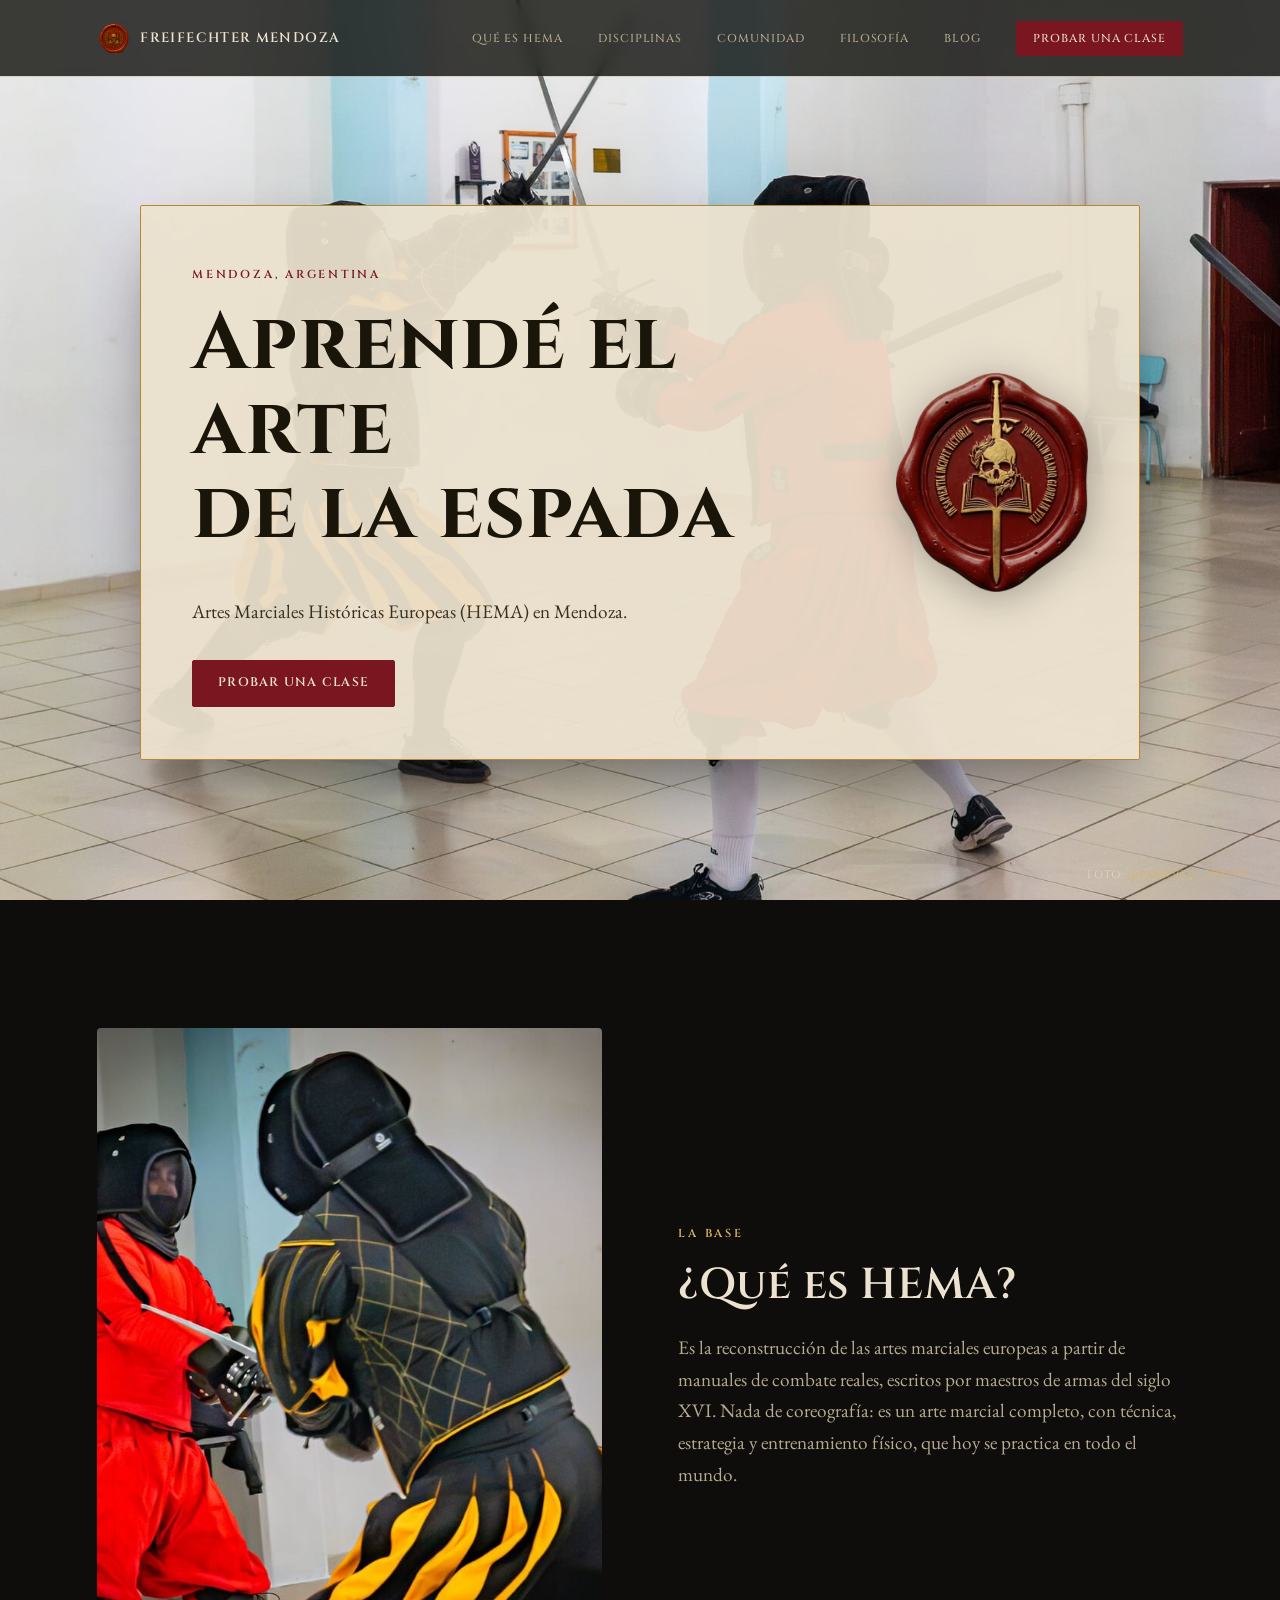
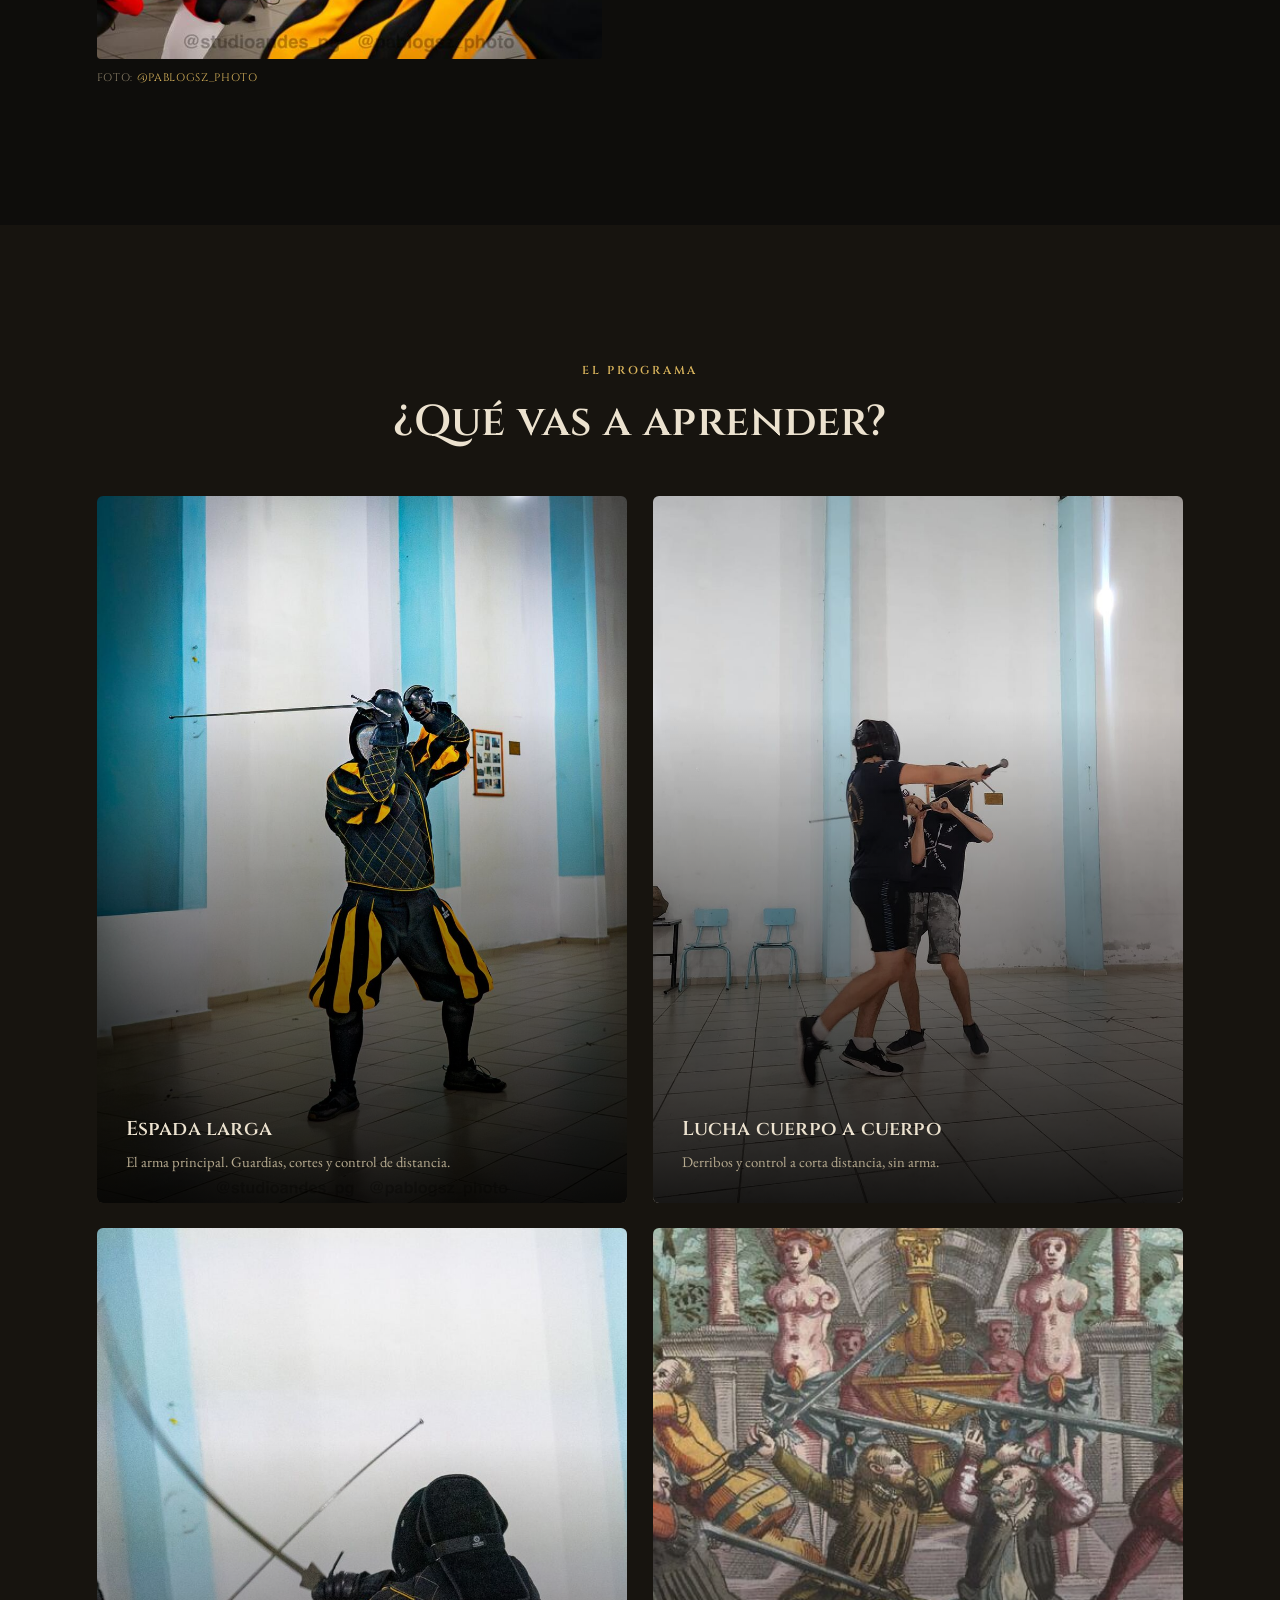
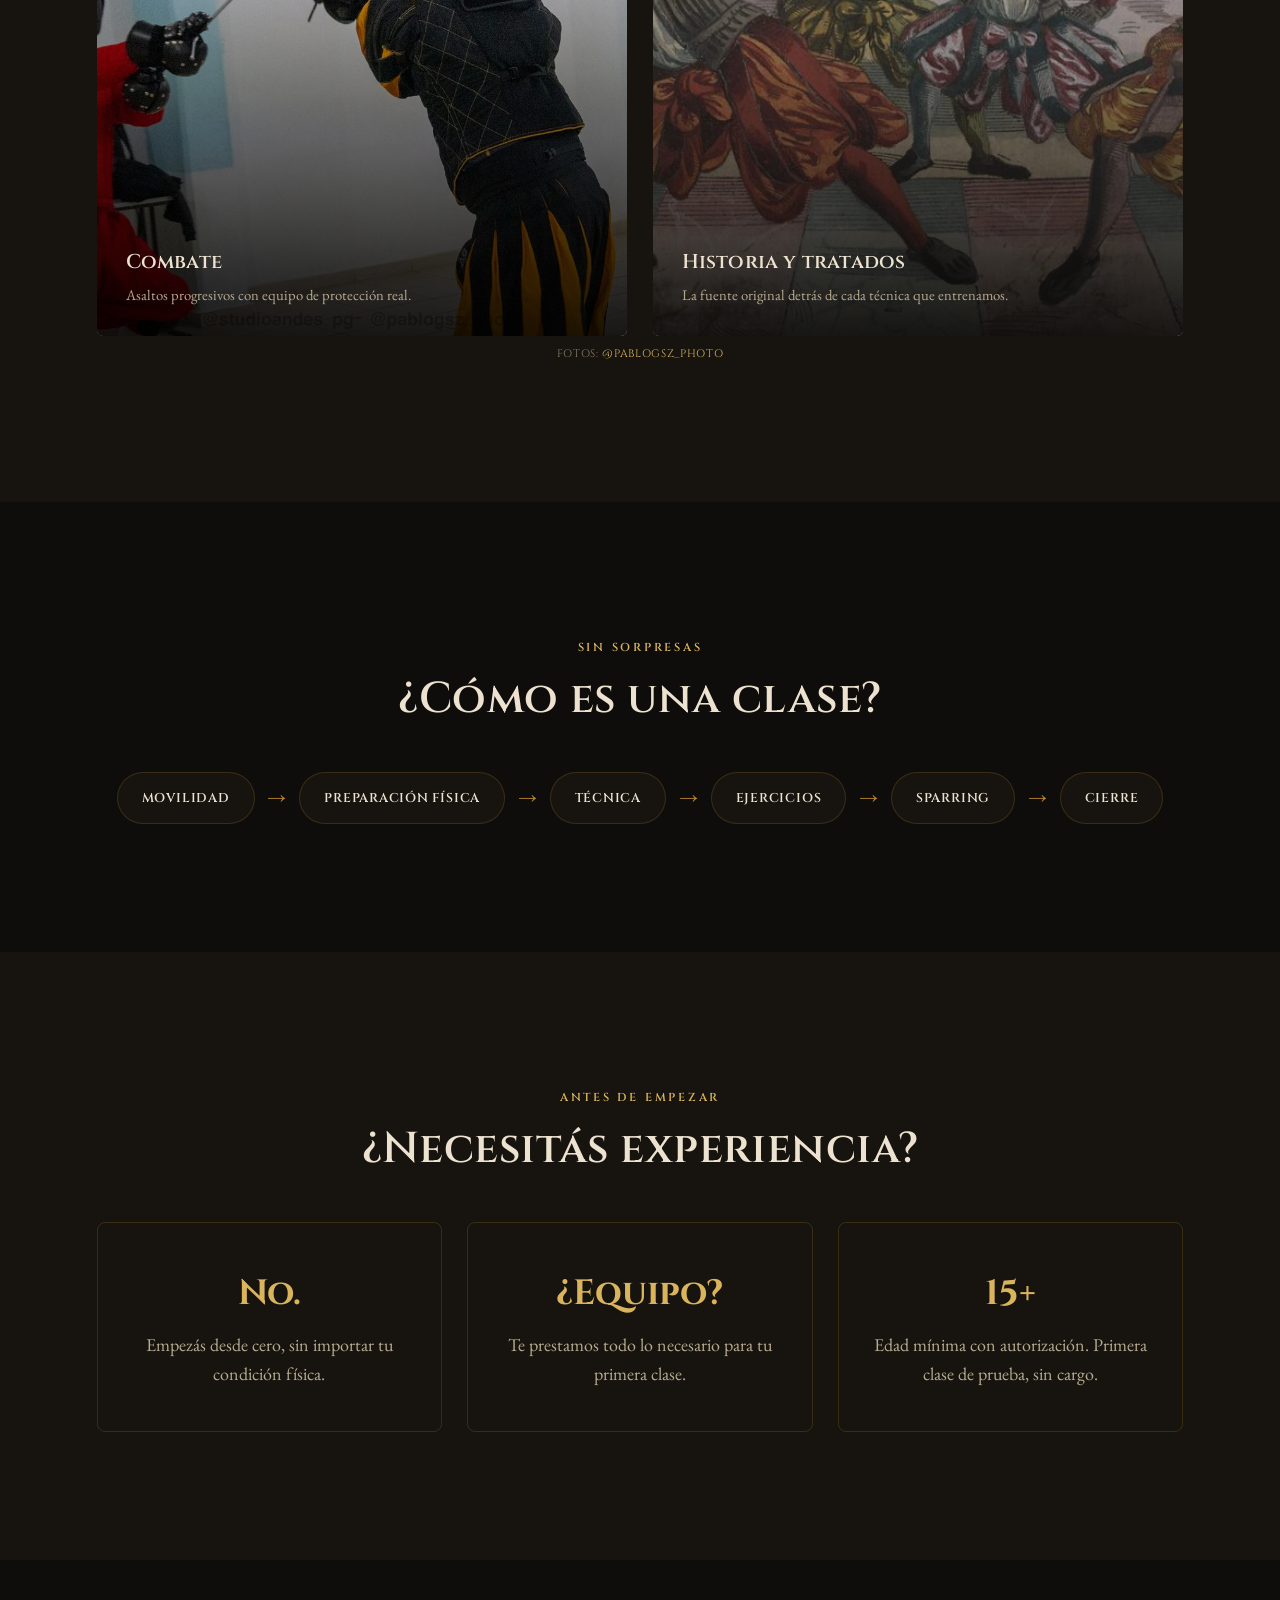
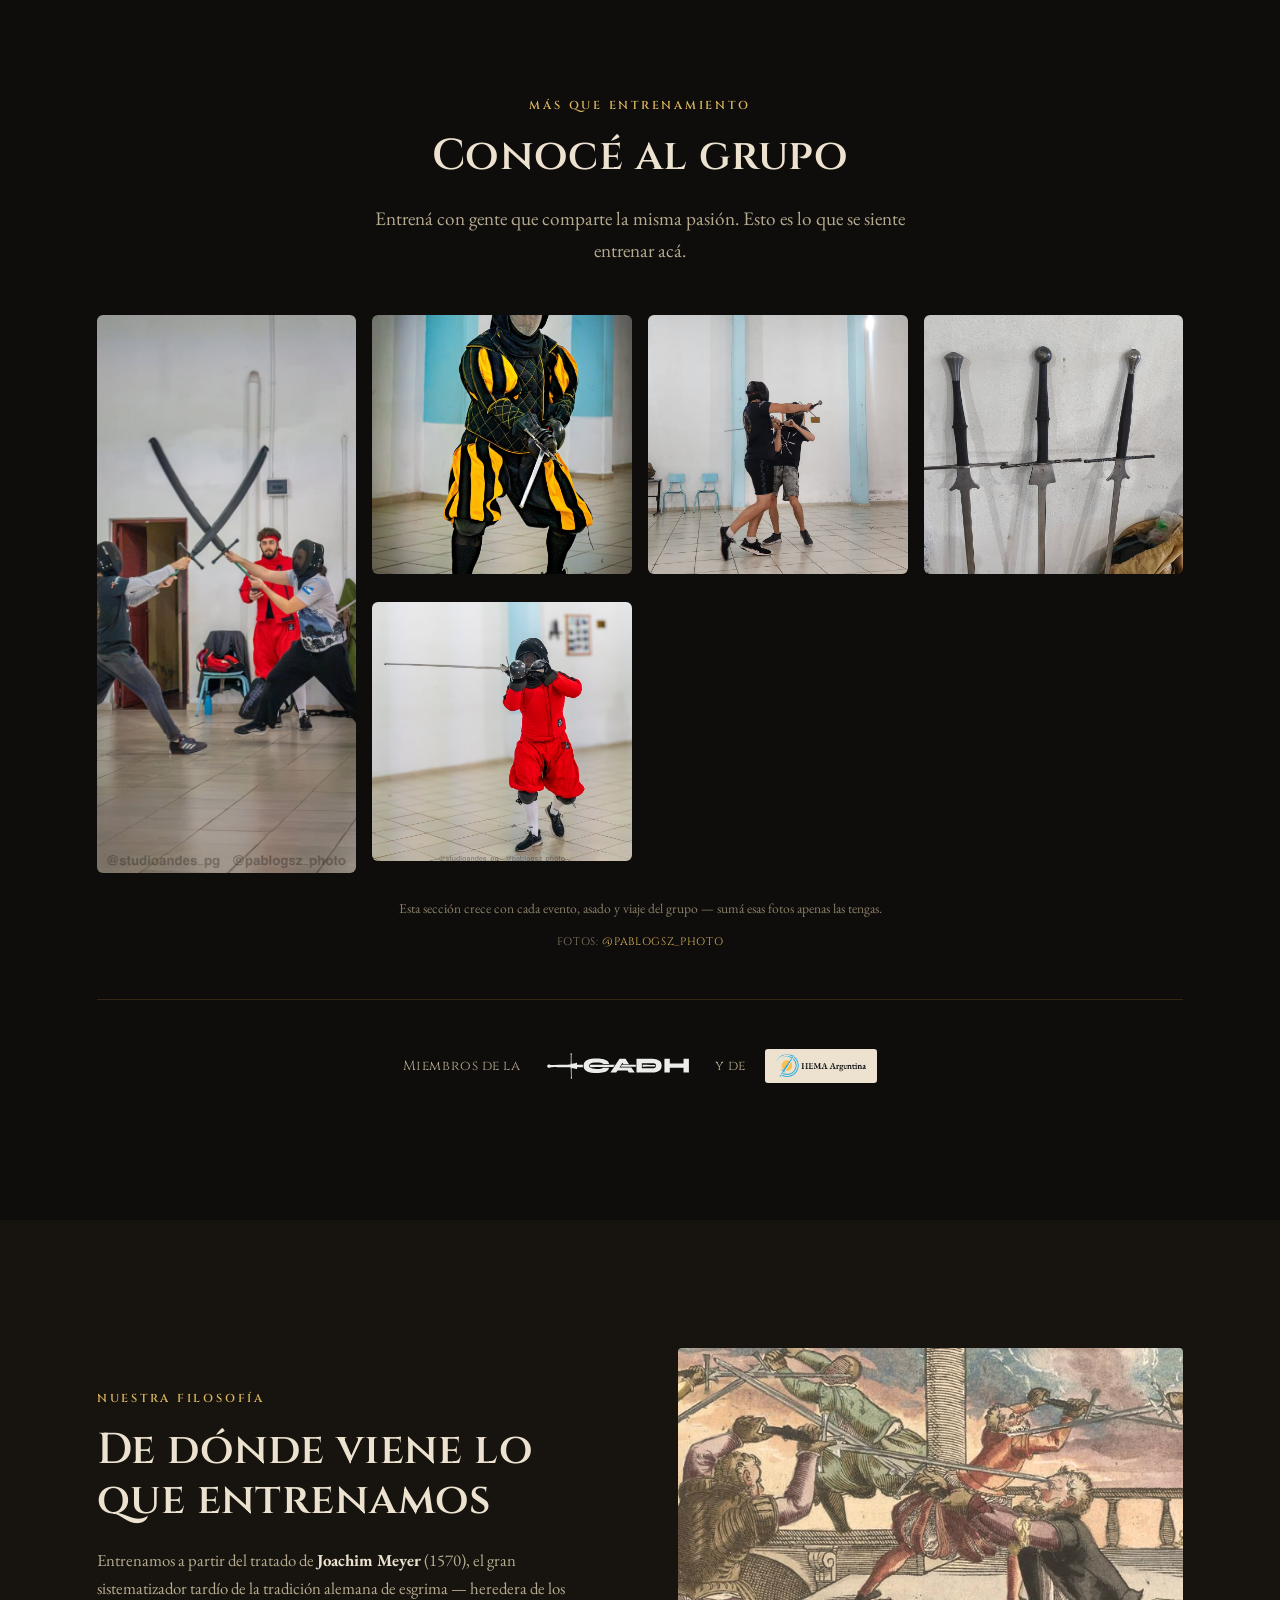
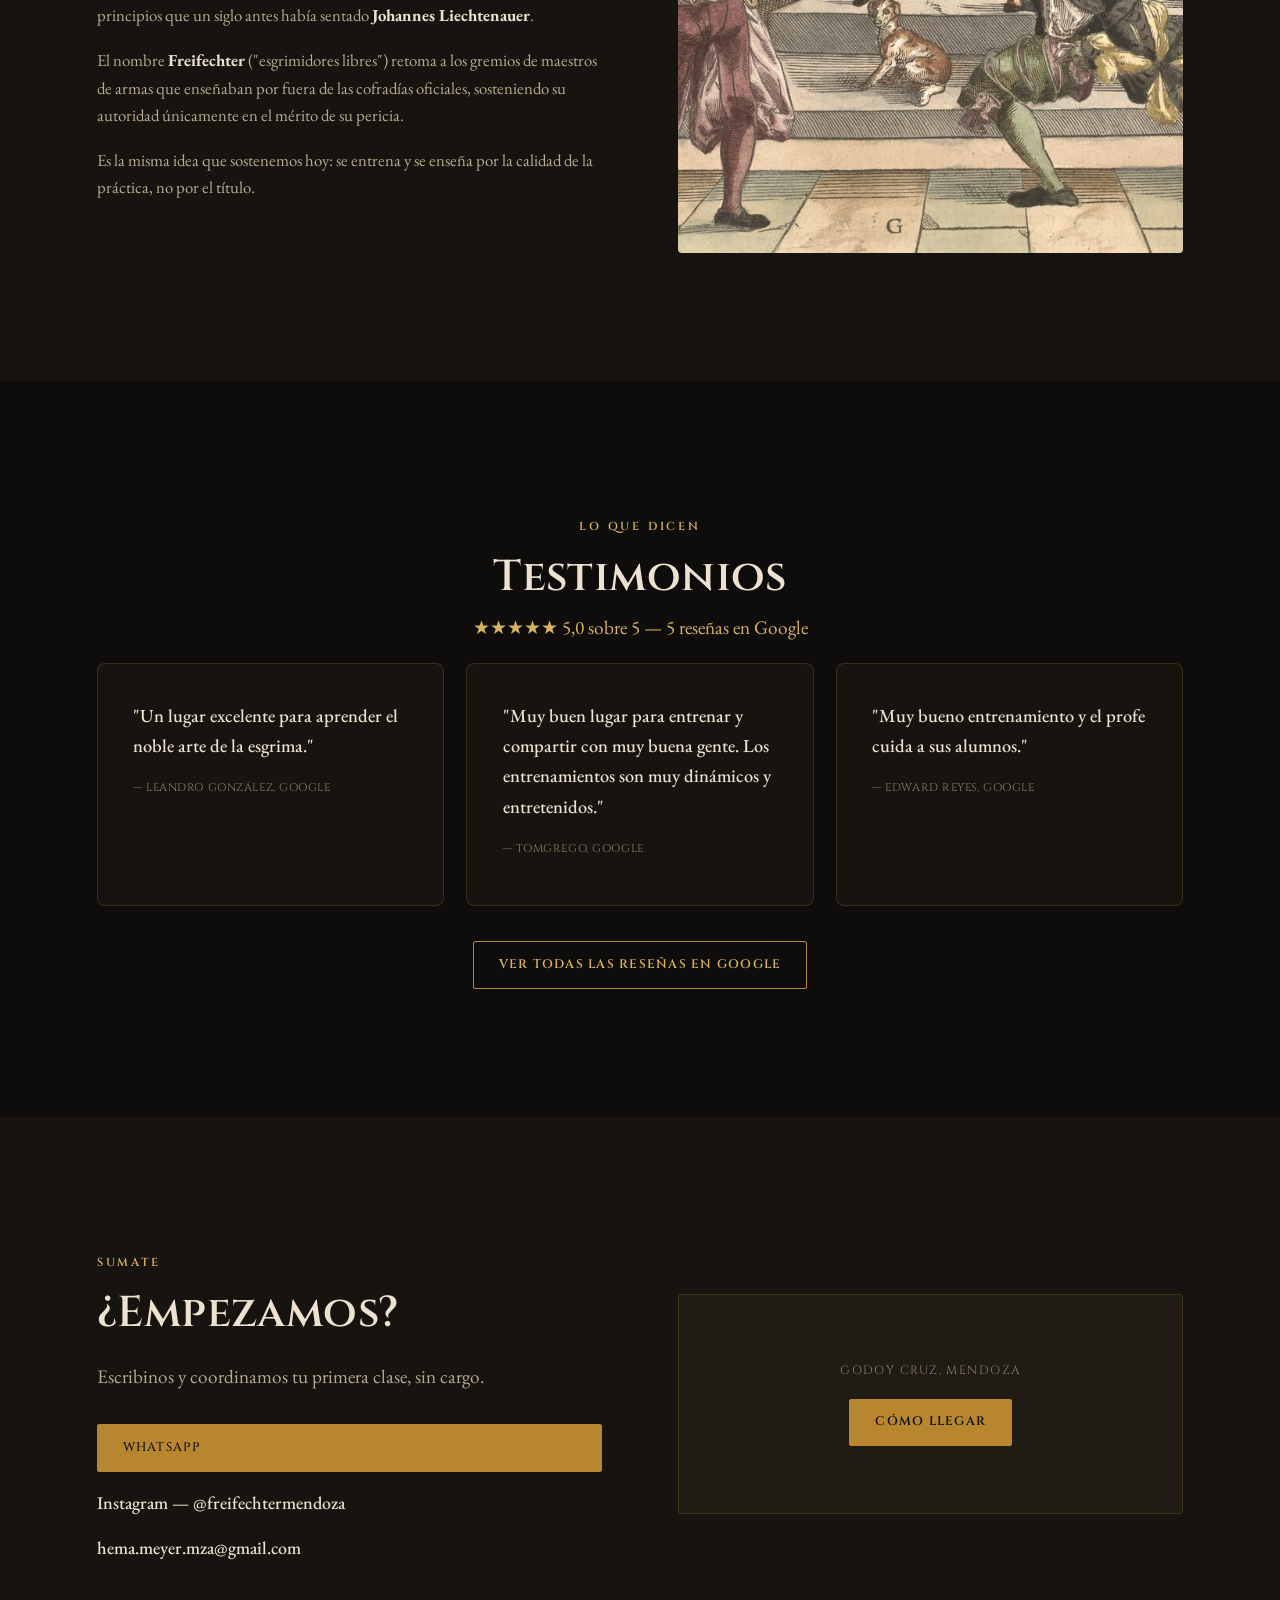
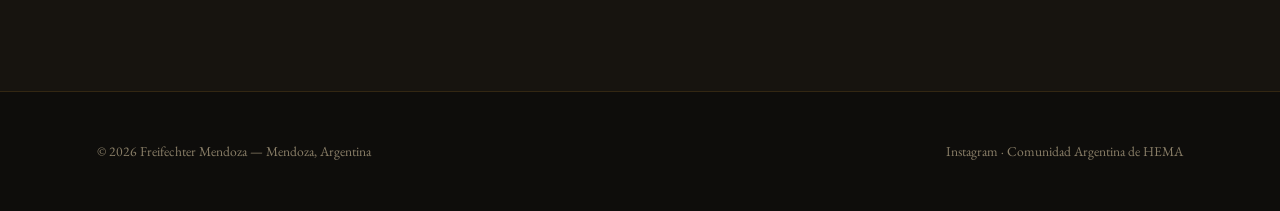
<file: index.html>
<!DOCTYPE html>
<html lang="es-AR">
<head>
<meta charset="UTF-8">
<meta name="viewport" content="width=device-width, initial-scale=1.0">
<title>Freifechter Mendoza — Aprendé el arte de la espada</title>
<meta name="description" content="Artes Marciales Históricas Europeas (HEMA) en Mendoza. Entrená esgrima histórica real: espada larga, lucha cuerpo a cuerpo y combate. Clase de prueba sin cargo.">
<link rel="canonical" href="https://freifechter.ar/">
<link rel="icon" type="image/png" href="assets/img/logo-icon.png">
<meta property="og:type" content="website">
<meta property="og:site_name" content="Freifechter Mendoza">
<meta property="og:title" content="Freifechter Mendoza — Aprendé el arte de la espada">
<meta property="og:description" content="Artes Marciales Históricas Europeas (HEMA) en Mendoza. Clase de prueba sin cargo.">
<meta property="og:image" content="https://freifechter.ar/assets/img/og-image.jpg">
<meta property="og:url" content="https://freifechter.ar/">
<meta name="twitter:card" content="summary_large_image">
<link rel="preconnect" href="https://fonts.googleapis.com">
<link rel="preconnect" href="https://fonts.gstatic.com" crossorigin>
<link rel="stylesheet" href="https://fonts.googleapis.com/css2?family=Cinzel:wght@500;600;700&family=EB+Garamond:ital,wght@0,400;0,500;0,600;1,400&display=swap">
<link rel="stylesheet" href="assets/css/style.css">
</head>
<body>

<nav class="nav">
  <div class="container">
    <a href="#inicio" class="brand">
      <img src="assets/img/logo-icon.png" alt="Freifechter Mendoza">
      <span>FREIFECHTER MENDOZA</span>
    </a>
    <button class="nav-toggle" aria-label="Abrir menú">☰</button>
    <div class="nav-links">
      <a href="#que-es">Qué es HEMA</a>
      <a href="#aprender">Disciplinas</a>
      <a href="#comunidad">Comunidad</a>
      <a href="#filosofia">Filosofía</a>
      <a href="blog/index.html">Blog</a>
      <a href="#contacto" class="btn solid" style="padding:.6em 1.4em;">Probar una clase</a>
    </div>
  </div>
</nav>

<!-- HERO -->
<header class="hero" id="inicio">
  <div class="hero-bg" style="background-image:url('assets/img/hero-photo.jpg')"></div>
  <div class="container">
    <div class="hero-content reveal">
      <div class="hero-text">
        <span class="eyebrow">Mendoza, Argentina</span>
        <h1>Aprendé el arte<br>de la espada</h1>
        <p class="lead">Artes Marciales Históricas Europeas (HEMA) en Mendoza.</p>
        <div class="hero-actions">
          <a href="https://wa.me/5492613629978?text=Hola%21%20Quiero%20probar%20una%20clase%20en%20Freifechter%20Mendoza." target="_blank" rel="noopener" class="btn solid">Probar una clase</a>
        </div>
      </div>
      <img src="assets/img/hero-seal.webp" alt="Sello Freifechter Mendoza" class="hero-logo">
    </div>
  </div>
  <p class="photo-credit hero-credit">Foto: <a href="https://www.instagram.com/pablogsz_photo/" target="_blank" rel="noopener">@pablogsz_photo</a></p>
</header>

<!-- QUÉ ES HEMA -->
<section id="que-es">
  <div class="container split reveal">
    <div>
      <img loading="lazy" decoding="async" src="assets/img/foto-que-es-hema.jpg" alt="Dos personas entrenando esgrima histórica">
      <p class="photo-credit">Foto: <a href="https://www.instagram.com/pablogsz_photo/" target="_blank" rel="noopener">@pablogsz_photo</a></p>
    </div>
    <div>
      <span class="eyebrow">La base</span>
      <h2>¿Qué es HEMA?</h2>
      <p class="lead">Es la reconstrucción de las artes marciales europeas a partir de manuales de combate reales, escritos por maestros de armas del siglo XVI. Nada de coreografía: es un arte marcial completo, con técnica, estrategia y entrenamiento físico, que hoy se practica en todo el mundo.</p>
    </div>
  </div>
</section>

<!-- QUÉ VAS A APRENDER -->
<section id="aprender" style="background:var(--bg-2);">
  <div class="container">
    <div class="center reveal" style="margin-bottom:3rem;">
      <span class="eyebrow">El programa</span>
      <h2>¿Qué vas a aprender?</h2>
    </div>
    <div class="cards4 reveal">
      <div class="card-big">
        <img loading="lazy" decoding="async" src="assets/img/foto-espada-larga.jpg" alt="Espada larga">
        <div class="txt"><h3>Espada larga</h3><p>El arma principal. Guardias, cortes y control de distancia.</p></div>
      </div>
      <div class="card-big">
        <img loading="lazy" decoding="async" src="assets/img/gallery/trabajo-cercano.jpg" alt="Lucha cuerpo a cuerpo">
        <div class="txt"><h3>Lucha cuerpo a cuerpo</h3><p>Derribos y control a corta distancia, sin arma.</p></div>
      </div>
      <div class="card-big">
        <img loading="lazy" decoding="async" src="assets/img/foto-combate.jpg" alt="Combate">
        <div class="txt"><h3>Combate</h3><p>Asaltos progresivos con equipo de protección real.</p></div>
      </div>
      <div class="card-big">
        <img loading="lazy" decoding="async" src="assets/img/hero/carousel-3.jpg" alt="Historia y tratados">
        <div class="txt"><h3>Historia y tratados</h3><p>La fuente original detrás de cada técnica que entrenamos.</p></div>
      </div>
    </div>
    <p class="photo-credit center">Fotos: <a href="https://www.instagram.com/pablogsz_photo/" target="_blank" rel="noopener">@pablogsz_photo</a></p>
  </div>
</section>

<!-- CÓMO ES UNA CLASE -->
<section>
  <div class="container center reveal">
    <span class="eyebrow">Sin sorpresas</span>
    <h2 style="margin-bottom:3rem;">¿Cómo es una clase?</h2>
    <div class="timeline">
      <div class="step">Movilidad</div><span class="arrow">→</span>
      <div class="step">Preparación física</div><span class="arrow">→</span>
      <div class="step">Técnica</div><span class="arrow">→</span>
      <div class="step">Ejercicios</div><span class="arrow">→</span>
      <div class="step">Sparring</div><span class="arrow">→</span>
      <div class="step">Cierre</div>
    </div>
  </div>
</section>

<!-- NECESITO EXPERIENCIA -->
<section style="background:var(--bg-2);">
  <div class="container">
    <div class="center reveal" style="margin-bottom:3rem;">
      <span class="eyebrow">Antes de empezar</span>
      <h2>¿Necesitás experiencia?</h2>
    </div>
    <div class="trust3 reveal">
      <div class="trust-block">
        <div class="big">No.</div>
        <p>Empezás desde cero, sin importar tu condición física.</p>
      </div>
      <div class="trust-block">
        <div class="big">¿Equipo?</div>
        <p>Te prestamos todo lo necesario para tu primera clase.</p>
      </div>
      <div class="trust-block">
        <div class="big">15+</div>
        <p>Edad mínima con autorización. Primera clase de prueba, sin cargo.</p>
      </div>
    </div>
  </div>
</section>

<!-- COMUNIDAD -->
<section id="comunidad">
  <div class="container">
    <div class="center reveal" style="margin-bottom:3rem;">
      <span class="eyebrow">Más que entrenamiento</span>
      <h2>Conocé al grupo</h2>
      <p class="lead mx-auto center">Entrená con gente que comparte la misma pasión. Esto es lo que se siente entrenar acá.</p>
    </div>
    <div class="community-grid reveal">
      <img loading="lazy" decoding="async" class="tall" src="assets/img/foto-comunidad-1.jpg" alt="Entrenamiento en guardia">
      <img loading="lazy" decoding="async" src="assets/img/foto-comunidad-2.jpg" alt="Cruce de espadas">
      <img loading="lazy" decoding="async" src="assets/img/gallery/trabajo-cercano.jpg" alt="Trabajo a corta distancia">
      <img loading="lazy" decoding="async" src="assets/img/gallery/espadas-equipo.jpg" alt="Equipo del club">
      <img loading="lazy" decoding="async" src="assets/img/hero-photo-mobile.jpg" alt="Asalto de entrenamiento">
    </div>
    <p class="form-note center" style="margin-top:1.5rem;font-size:.85rem;color:var(--gray-dim);">Esta sección crece con cada evento, asado y viaje del grupo — sumá esas fotos apenas las tengas.</p>
    <p class="photo-credit center">Fotos: <a href="https://www.instagram.com/pablogsz_photo/" target="_blank" rel="noopener">@pablogsz_photo</a></p>
    <div class="cadh-badge reveal">
      <span>Miembros de la</span>
      <a href="https://www.cadh-hema.com.ar" target="_blank" rel="noopener">
        <img loading="lazy" decoding="async" src="assets/img/logo-cadh.svg" alt="Comunidad Argentina de HEMA">
      </a>
      <span>y de</span>
      <a href="https://www.hema-argentina.com/" target="_blank" rel="noopener">
        <img loading="lazy" decoding="async" src="assets/img/hemaarg-logo.png" alt="HEMA Argentina" class="hemaarg-logo">
      </a>
    </div>
  </div>
</section>

<!-- FILOSOFÍA -->
<section id="filosofia" class="philosophy">
  <div class="container split reverse reveal">
    <div>
      <img loading="lazy" decoding="async" src="assets/img/hero/carousel-5.jpg" alt="Grabado histórico de esgrima, siglo XVI">
    </div>
    <div>
      <span class="eyebrow">Nuestra filosofía</span>
      <h2>De dónde viene lo que entrenamos</h2>
      <p>Entrenamos a partir del tratado de <strong style="color:var(--white);">Joachim Meyer</strong> (1570), el gran sistematizador tardío de la tradición alemana de esgrima — heredera de los principios que un siglo antes había sentado <strong style="color:var(--white);">Johannes Liechtenauer</strong>.</p>
      <p>El nombre <strong style="color:var(--white);">Freifechter</strong> ("esgrimidores libres") retoma a los gremios de maestros de armas que enseñaban por fuera de las cofradías oficiales, sosteniendo su autoridad únicamente en el mérito de su pericia.</p>
      <p>Es la misma idea que sostenemos hoy: se entrena y se enseña por la calidad de la práctica, no por el título.</p>
    </div>
  </div>
</section>

<!-- TESTIMONIOS -->
<section>
  <div class="container">
    <div class="center reveal" style="margin-bottom:1.2rem;">
      <span class="eyebrow">Lo que dicen</span>
      <h2 style="margin-bottom:.6rem;">Testimonios</h2>
      <p class="lead mx-auto center" style="color:var(--gold-soft);">★★★★★ 5,0 sobre 5 — 5 reseñas en Google</p>
    </div>
    <div class="testi-grid reveal">
      <div class="testi-card">
        <p class="quote">"Un lugar excelente para aprender el noble arte de la esgrima."</p>
        <p class="who">— Leandro González, Google</p>
      </div>
      <div class="testi-card">
        <p class="quote">"Muy buen lugar para entrenar y compartir con muy buena gente. Los entrenamientos son muy dinámicos y entretenidos."</p>
        <p class="who">— TomGrego, Google</p>
      </div>
      <div class="testi-card">
        <p class="quote">"Muy bueno entrenamiento y el profe cuida a sus alumnos."</p>
        <p class="who">— Edward Reyes, Google</p>
      </div>
    </div>
    <div class="center reveal" style="margin-top:2.2rem;">
      <a href="https://maps.app.goo.gl/nJZAB4cJ3z2qL3cm6" target="_blank" rel="noopener" class="btn">Ver todas las reseñas en Google</a>
    </div>
  </div>
</section>

<!-- CONTACTO -->
<section id="contacto" style="background:var(--bg-2);">
  <div class="container contact-box reveal">
    <div>
      <span class="eyebrow">Sumate</span>
      <h2>¿Empezamos?</h2>
      <p class="lead">Escribinos y coordinamos tu primera clase, sin cargo.</p>
      <div class="contact-links">
        <a href="https://wa.me/5492613629978?text=Hola%21%20Quiero%20probar%20una%20clase%20en%20Freifechter%20Mendoza." target="_blank" rel="noopener" class="btn gold">WhatsApp</a>
        <a href="https://www.instagram.com/freifechtermendoza/" target="_blank" rel="noopener">Instagram — @freifechtermendoza</a>
        <a href="mailto:hema.meyer.mza@gmail.com">hema.meyer.mza@gmail.com</a>
      </div>
    </div>
    <div class="map-cta">
      <span class="map-cta-label">Godoy Cruz, Mendoza</span>
      <a href="https://maps.app.goo.gl/Z4S9oL8vUWcmyaEx5" target="_blank" rel="noopener" class="btn gold">Cómo llegar</a>
    </div>
  </div>
</section>

<footer>
  <div class="container footer-row">
    <span>© <span id="year"></span> Freifechter Mendoza — Mendoza, Argentina</span>
    <span><a href="https://www.instagram.com/freifechtermendoza/" target="_blank" rel="noopener">Instagram</a> · <a href="https://www.cadh-hema.com.ar" target="_blank" rel="noopener">Comunidad Argentina de HEMA</a></span>
  </div>
</footer>

<script>document.getElementById('year').textContent = new Date().getFullYear();</script>
<script src="assets/js/main.js"></script>
<!-- Cloudflare Web Analytics --><script type='module' src='https://static.cloudflareinsights.com/beacon.min.js' data-cf-beacon='{"token": "ac425e54d13d4691a44238721280daa1"}'></script><!-- End Cloudflare Web Analytics -->
</body>
</html>
</file>
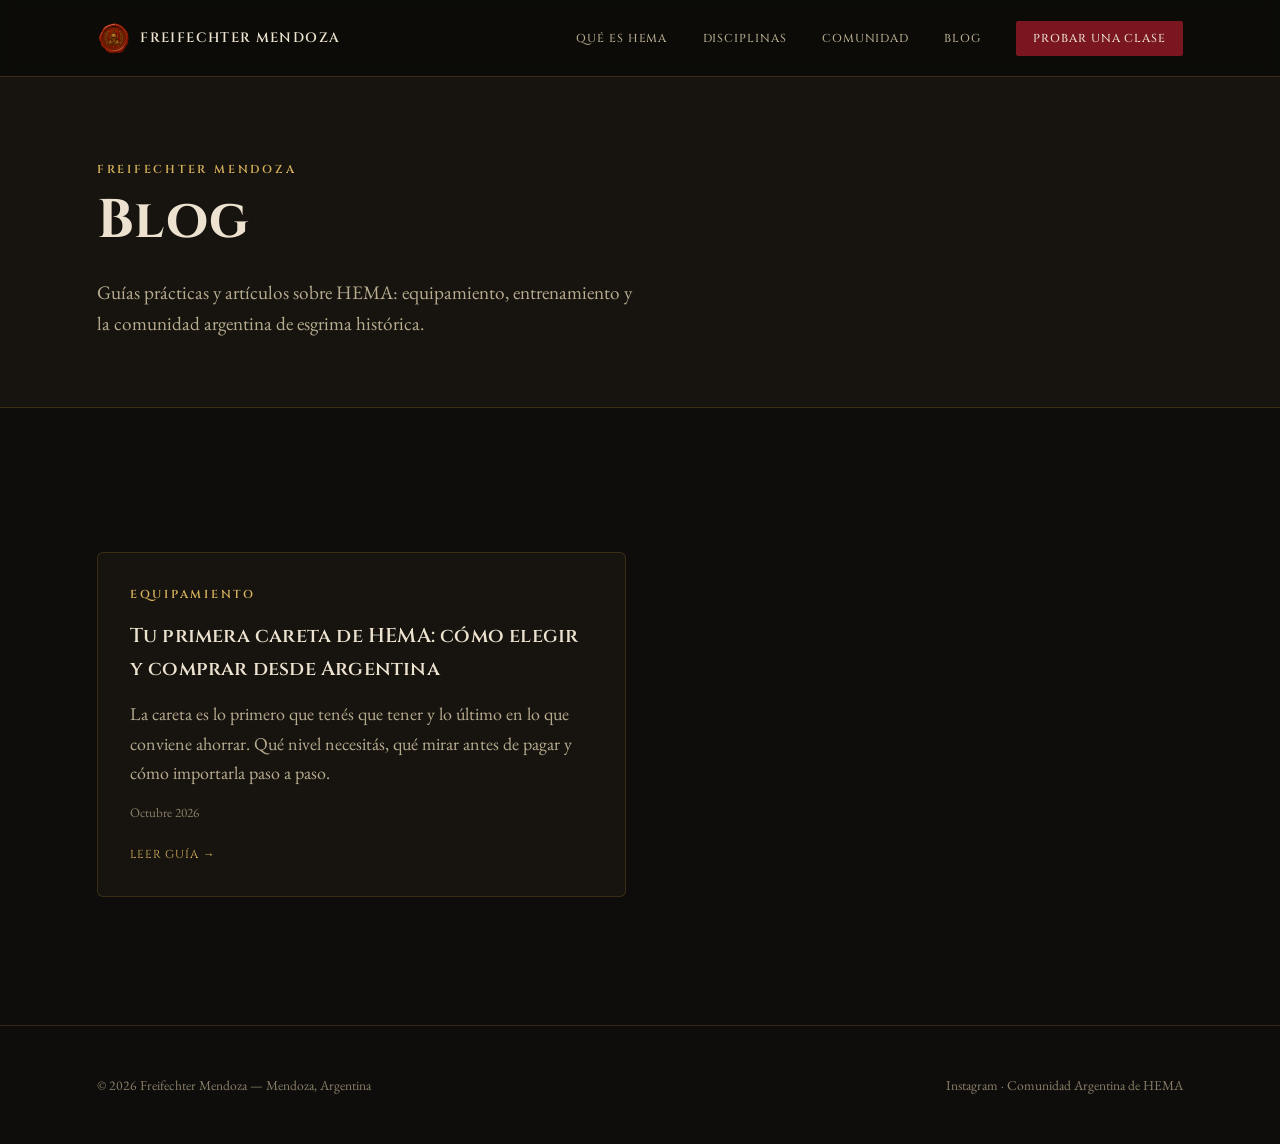
<file: blog/index.html>
<!DOCTYPE html>
<html lang="es-AR">
<head>
<meta charset="UTF-8">
<meta name="viewport" content="width=device-width, initial-scale=1.0">
<title>Blog — Freifechter Mendoza</title>
<meta name="description" content="Guías y artículos de Freifechter Mendoza sobre HEMA: equipamiento, entrenamiento y la comunidad argentina de esgrima histórica.">
<link rel="canonical" href="https://freifechter.ar/blog/">
<link rel="icon" type="image/png" href="../assets/img/logo-icon.png">
<meta property="og:type" content="website">
<meta property="og:site_name" content="Freifechter Mendoza">
<meta property="og:title" content="Blog — Freifechter Mendoza">
<meta property="og:description" content="Guías y artículos de Freifechter Mendoza sobre HEMA: equipamiento, entrenamiento y la comunidad argentina de esgrima histórica.">
<meta property="og:image" content="https://freifechter.ar/assets/img/og-image.jpg">
<meta property="og:url" content="https://freifechter.ar/blog/">
<meta name="twitter:card" content="summary_large_image">
<link rel="preconnect" href="https://fonts.googleapis.com">
<link rel="preconnect" href="https://fonts.gstatic.com" crossorigin>
<link rel="stylesheet" href="https://fonts.googleapis.com/css2?family=Cinzel:wght@500;600;700&family=EB+Garamond:ital,wght@0,400;0,500;0,600;1,400&display=swap">
<link rel="stylesheet" href="../assets/css/style.css">
</head>
<body>

<nav class="nav">
  <div class="container">
    <a href="../index.html#inicio" class="brand">
      <img src="../assets/img/logo-icon.png" alt="Freifechter Mendoza">
      <span>FREIFECHTER MENDOZA</span>
    </a>
    <button class="nav-toggle" aria-label="Abrir menú">☰</button>
    <div class="nav-links">
      <a href="../index.html#que-es">Qué es HEMA</a>
      <a href="../index.html#aprender">Disciplinas</a>
      <a href="../index.html#comunidad">Comunidad</a>
      <a href="index.html">Blog</a>
      <a href="../index.html#contacto" class="btn solid" style="padding:.6em 1.4em;">Probar una clase</a>
    </div>
  </div>
</nav>

<header class="page-head">
  <div class="container">
    <span class="eyebrow">Freifechter Mendoza</span>
    <h1 style="font-size:clamp(2.2rem,5vw,3.4rem);">Blog</h1>
    <p class="lead">Guías prácticas y artículos sobre HEMA: equipamiento, entrenamiento y la comunidad argentina de esgrima histórica.</p>
  </div>
</header>

<section>
  <div class="container">
    <div class="blog-list">
      <a href="guia-compra-caretas.html" class="post-card reveal">
        <span class="eyebrow">Equipamiento</span>
        <h3>Tu primera careta de HEMA: cómo elegir y comprar desde Argentina</h3>
        <p>La careta es lo primero que tenés que tener y lo último en lo que conviene ahorrar. Qué nivel necesitás, qué mirar antes de pagar y cómo importarla paso a paso.</p>
        <span class="post-meta">Octubre 2026</span>
        <span class="read-more">Leer guía →</span>
      </a>
    </div>
  </div>
</section>

<footer>
  <div class="container footer-row">
    <span>© <span id="year"></span> Freifechter Mendoza — Mendoza, Argentina</span>
    <span><a href="https://www.instagram.com/freifechtermendoza/" target="_blank" rel="noopener">Instagram</a> · <a href="https://www.cadh-hema.com.ar" target="_blank" rel="noopener">Comunidad Argentina de HEMA</a></span>
  </div>
</footer>

<script>document.getElementById('year').textContent = new Date().getFullYear();</script>
<script src="../assets/js/main.js"></script>
<!-- Cloudflare Web Analytics --><script type='module' src='https://static.cloudflareinsights.com/beacon.min.js' data-cf-beacon='{"token": "ac425e54d13d4691a44238721280daa1"}'></script><!-- End Cloudflare Web Analytics -->
</body>
</html>
</file>
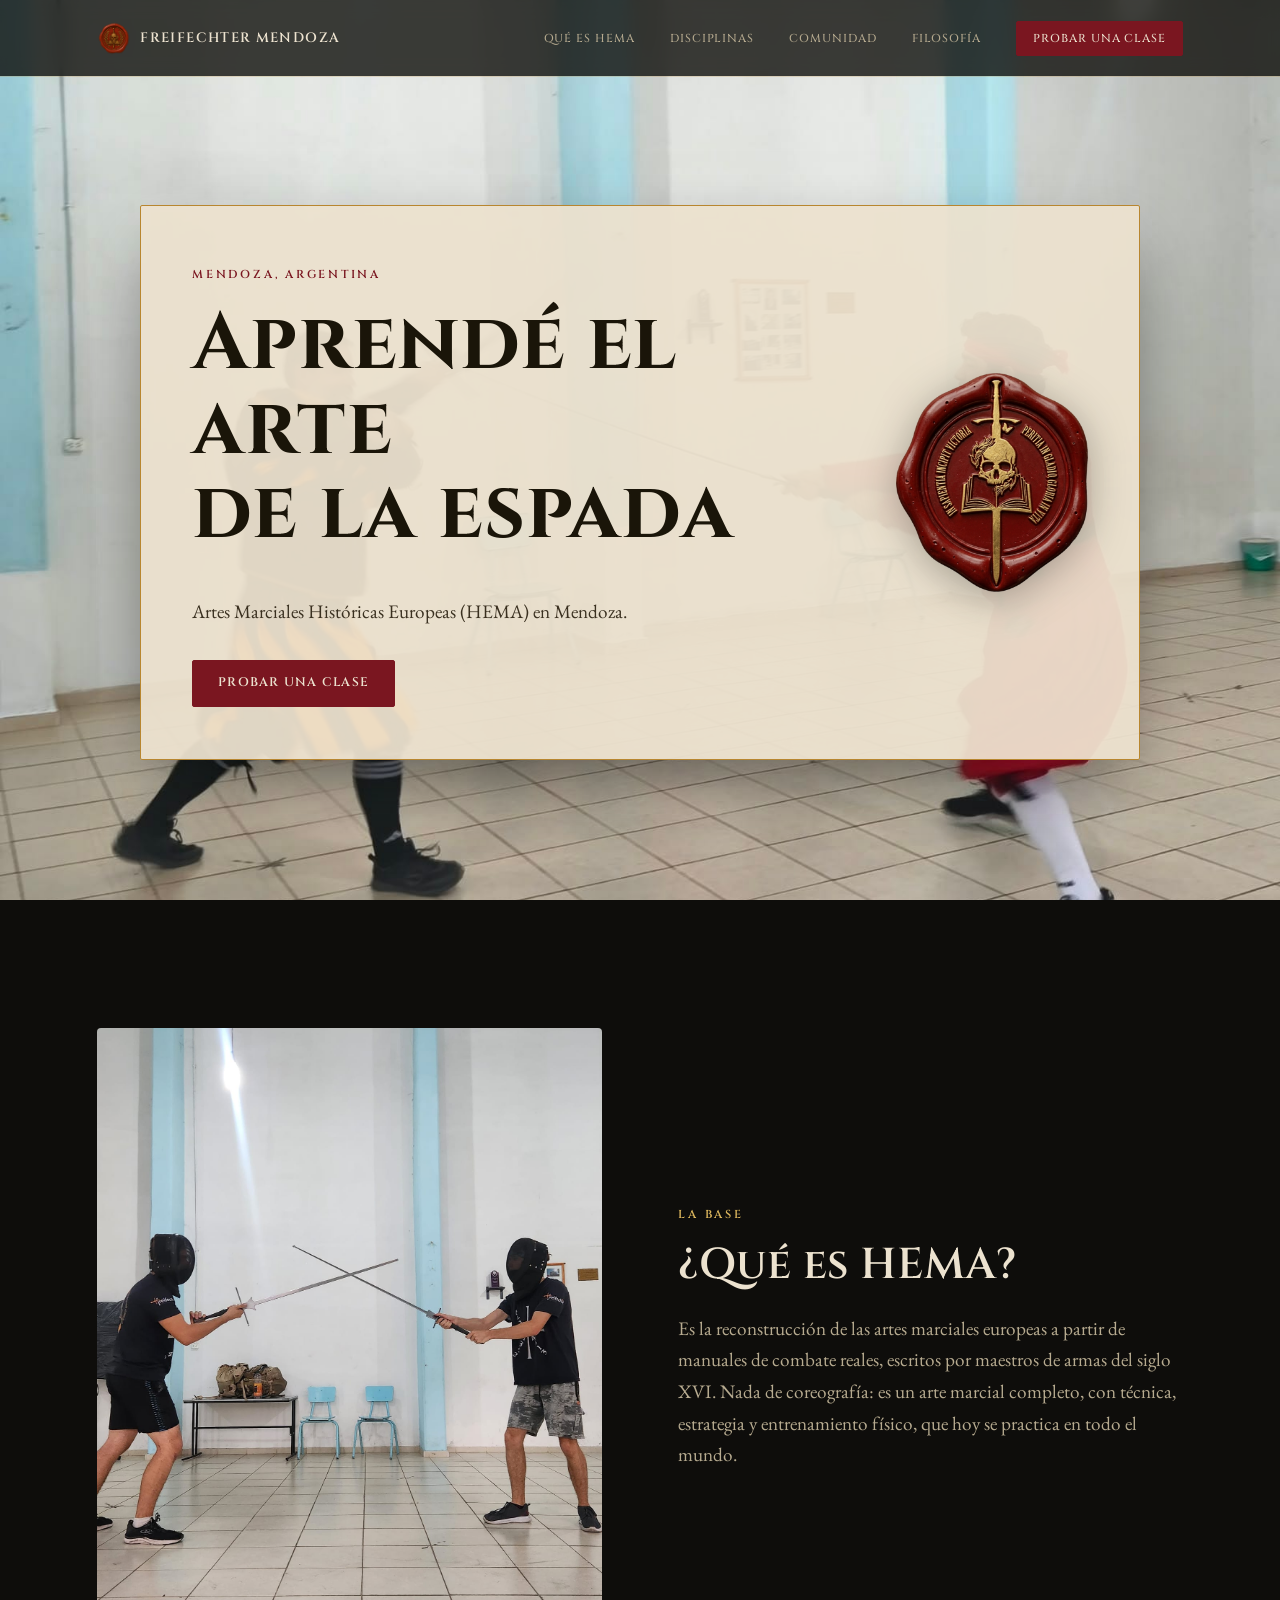
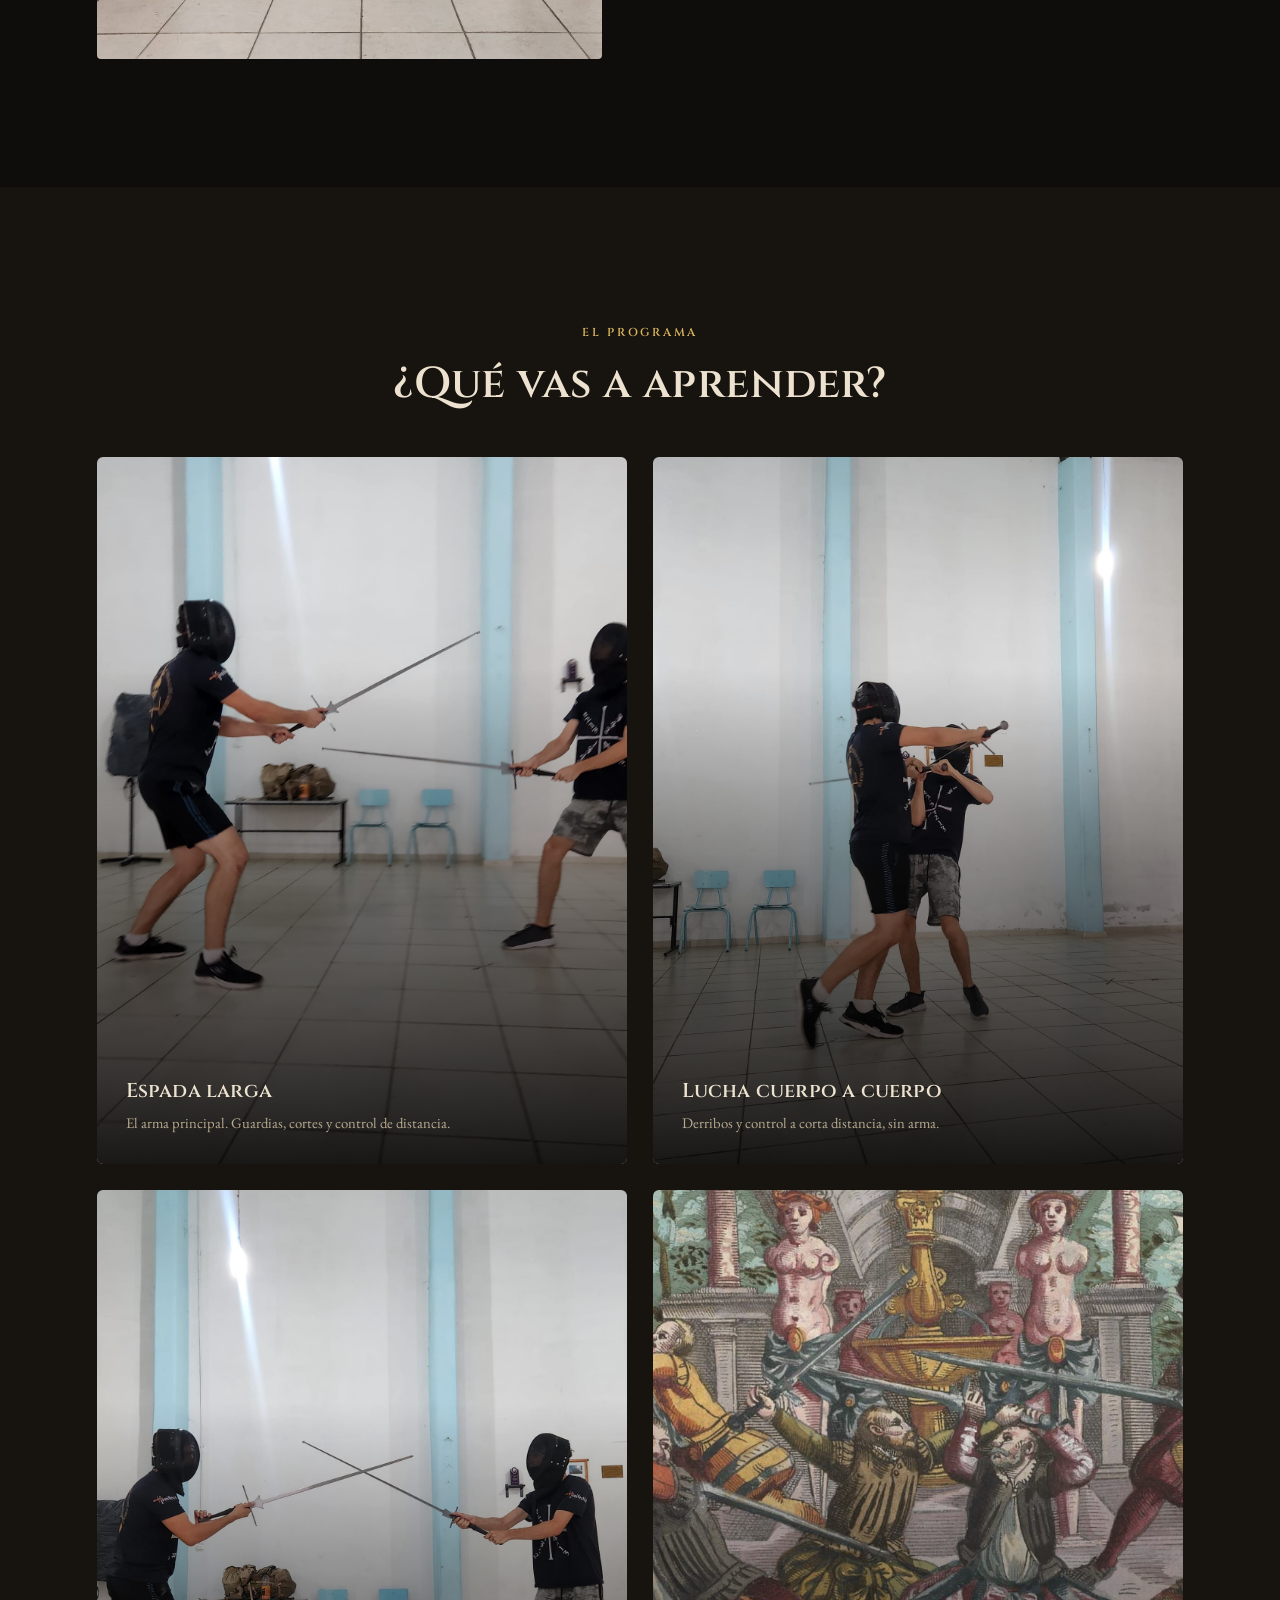
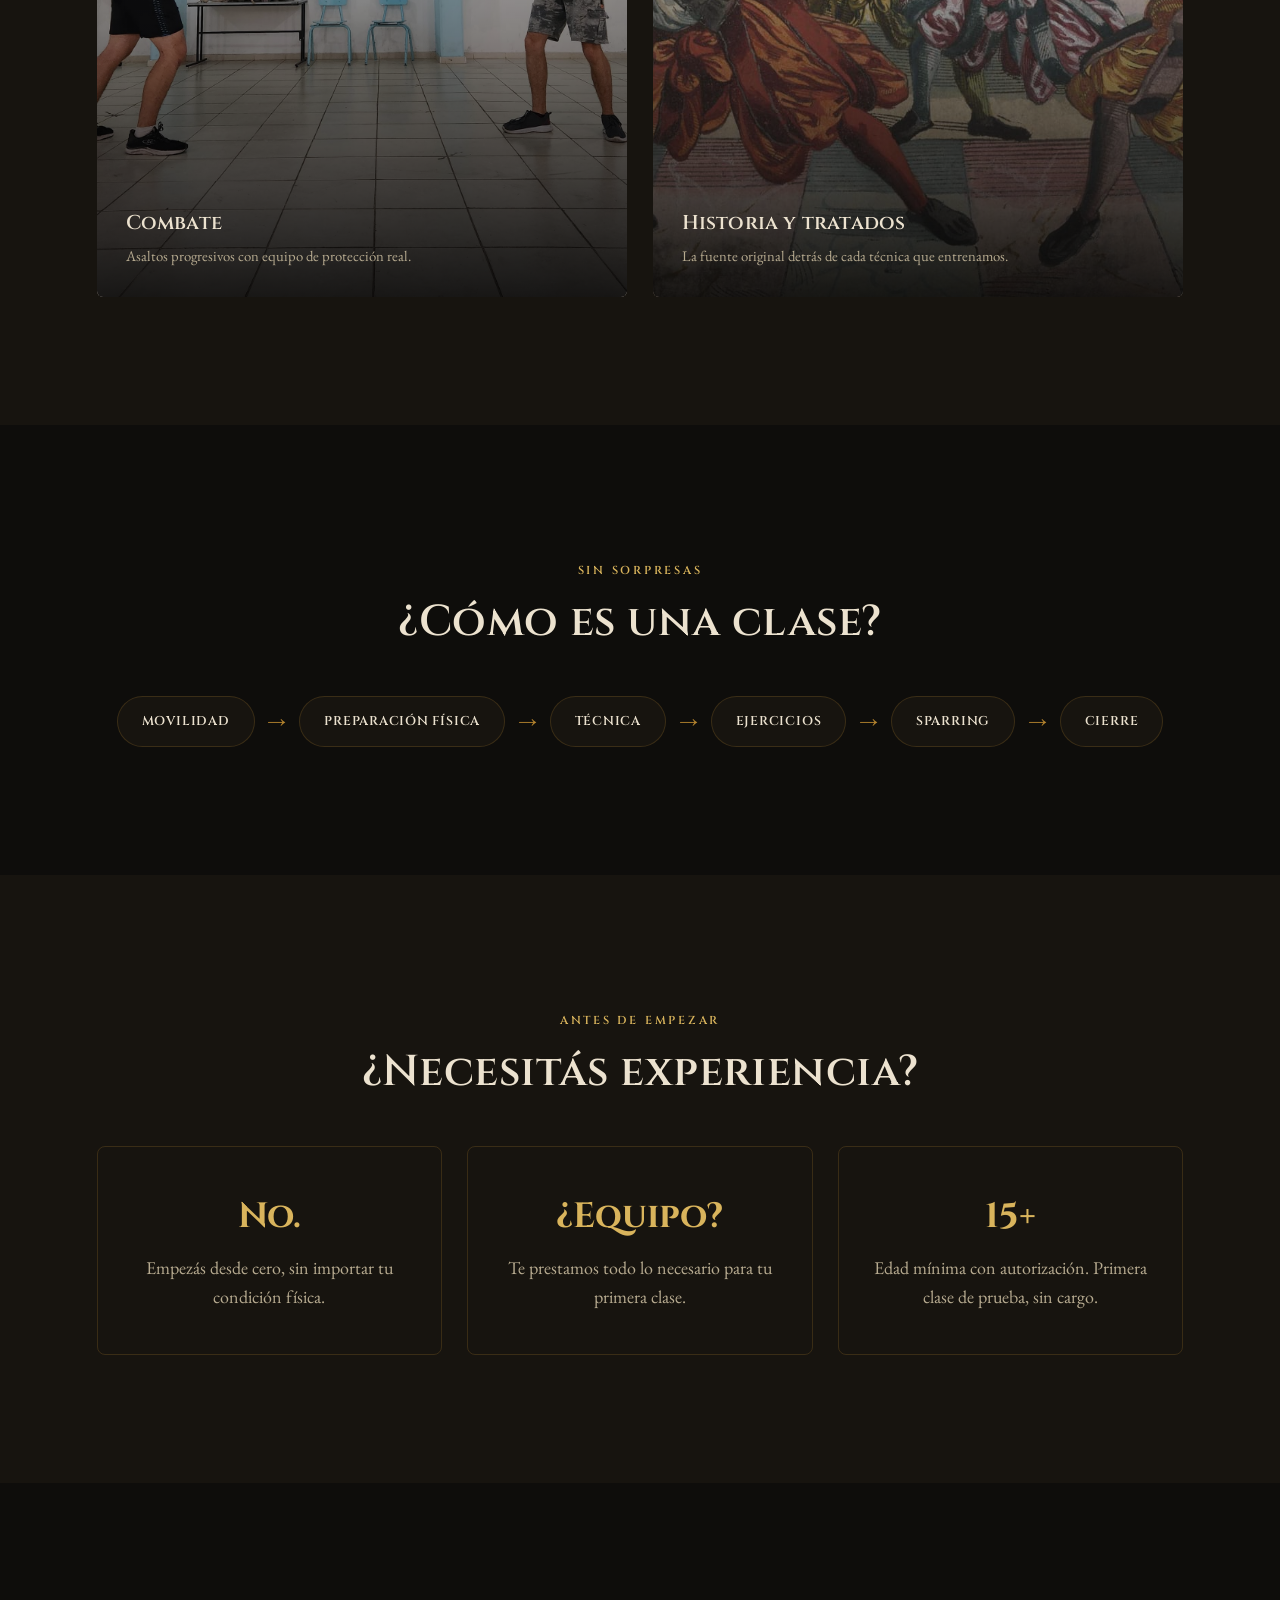
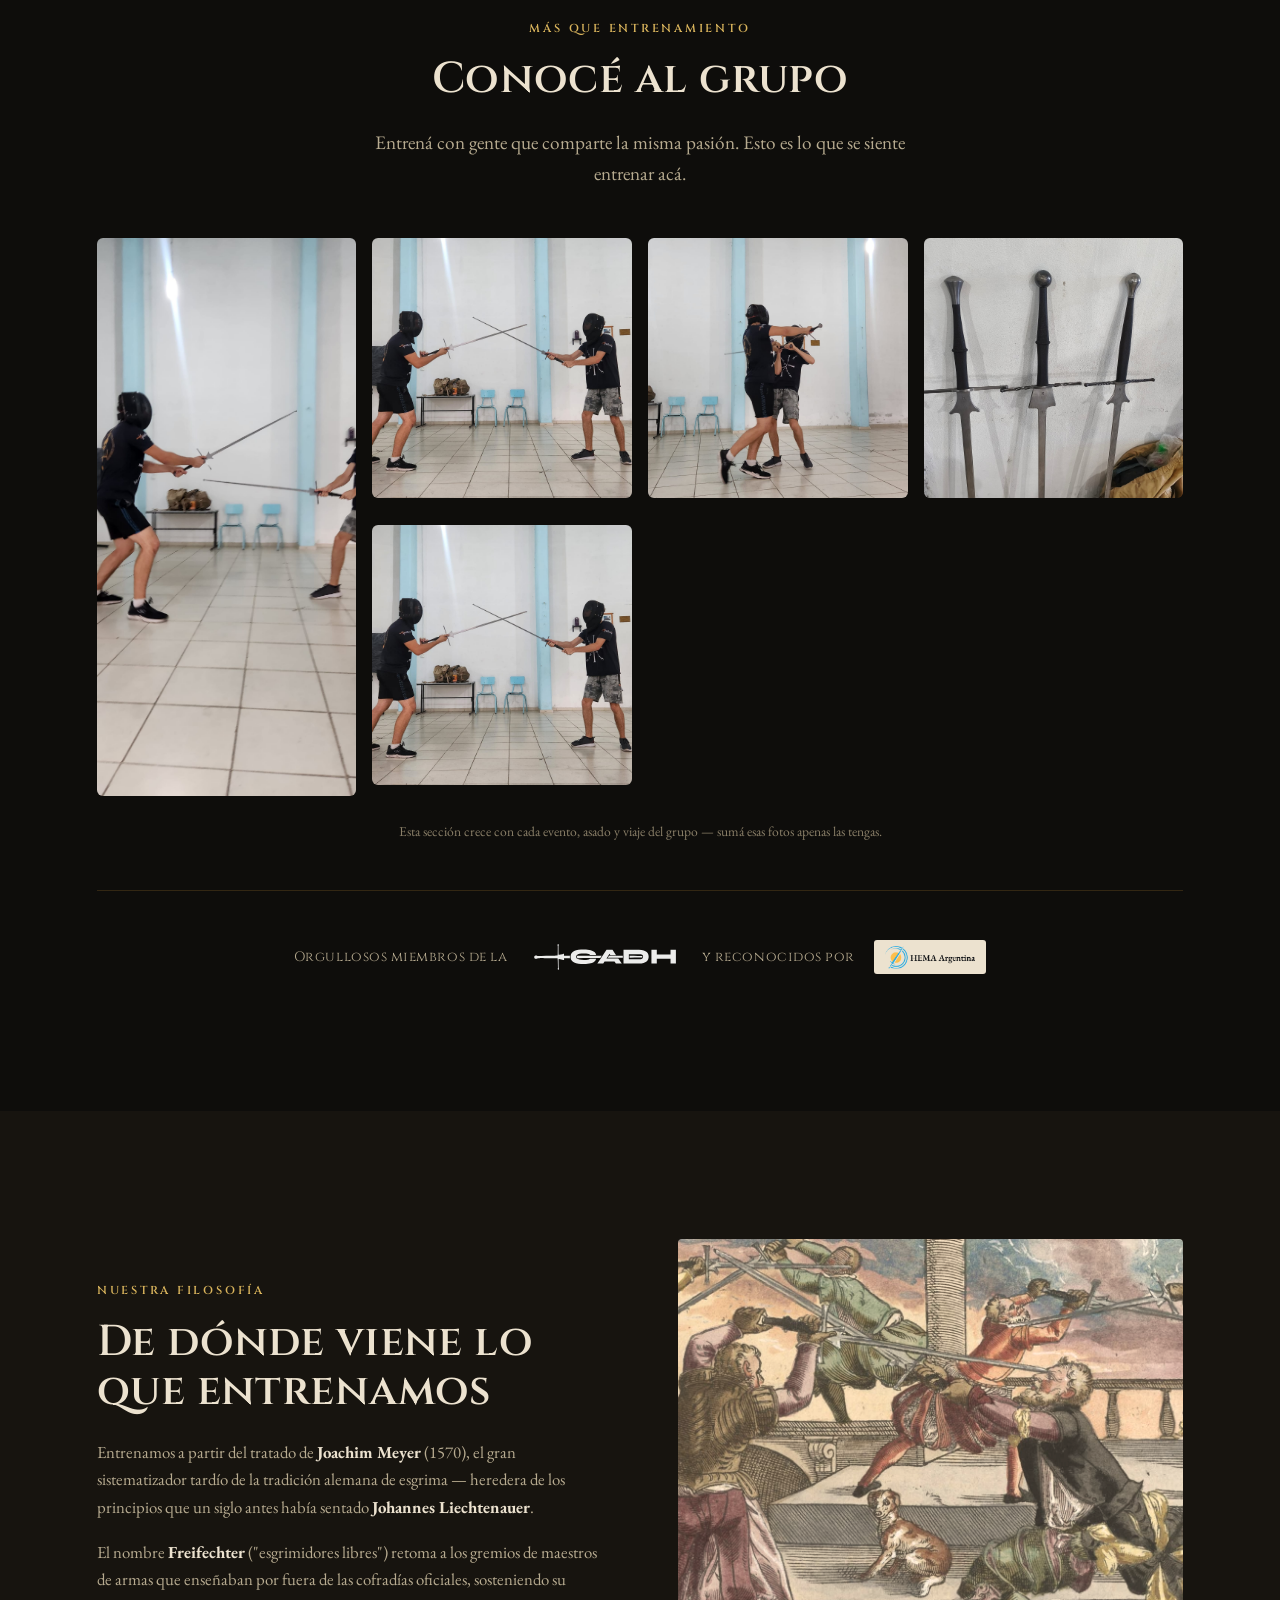
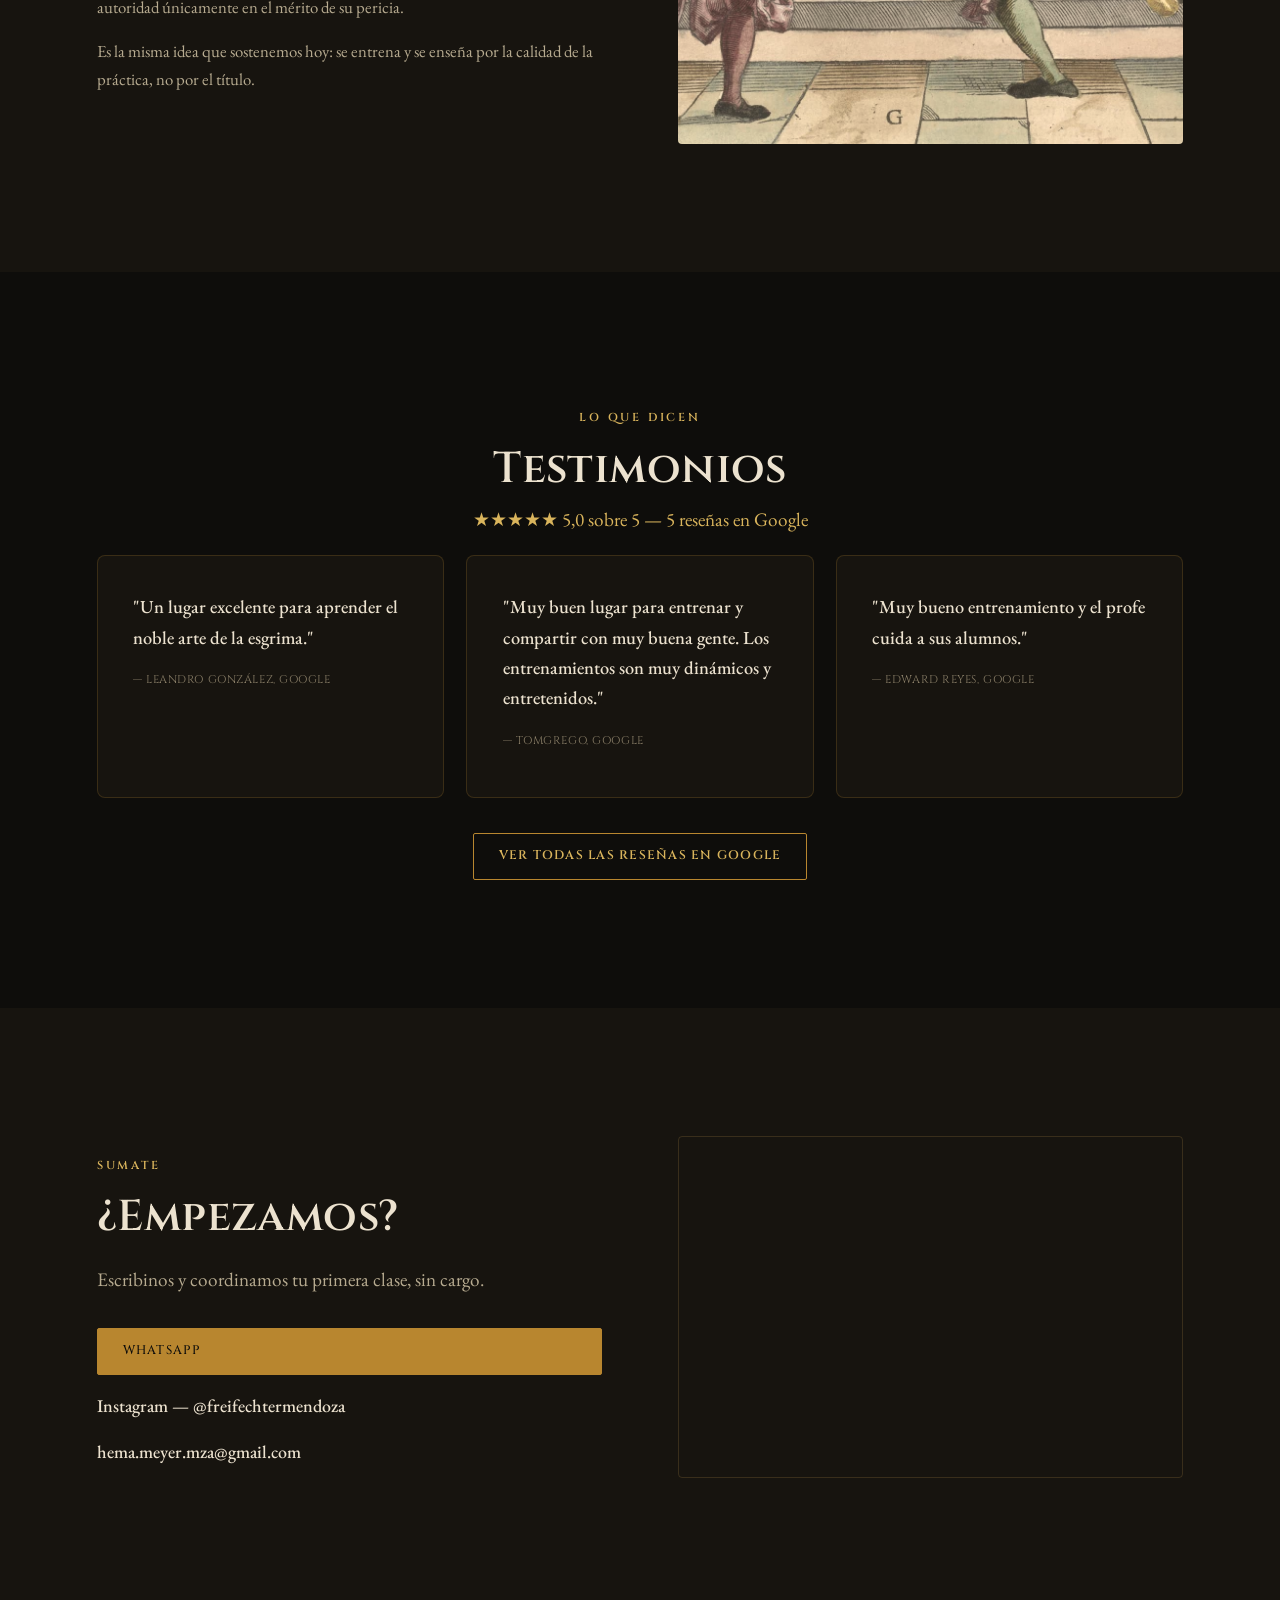
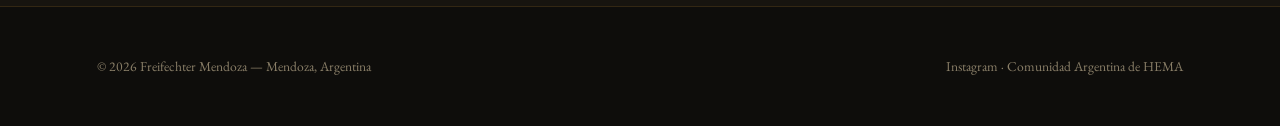
<file: site_v2/index.html>
<!DOCTYPE html>
<html lang="es-AR">
<head>
<meta charset="UTF-8">
<meta name="viewport" content="width=device-width, initial-scale=1.0">
<title>Freifechter Mendoza — Aprendé el arte de la espada</title>
<meta name="description" content="Artes Marciales Históricas Europeas (HEMA) en Mendoza. Entrená esgrima histórica real: espada larga, lucha cuerpo a cuerpo y combate. Clase de prueba sin cargo.">
<link rel="canonical" href="https://freifechter.ar/">
<link rel="icon" type="image/png" href="assets/img/logo-icon.png">
<meta property="og:type" content="website">
<meta property="og:site_name" content="Freifechter Mendoza">
<meta property="og:title" content="Freifechter Mendoza — Aprendé el arte de la espada">
<meta property="og:description" content="Artes Marciales Históricas Europeas (HEMA) en Mendoza. Clase de prueba sin cargo.">
<meta property="og:image" content="https://freifechter.ar/assets/img/og-image.jpg">
<meta property="og:url" content="https://freifechter.ar/">
<meta name="twitter:card" content="summary_large_image">
<link rel="stylesheet" href="assets/css/style.css">
</head>
<body>

<nav class="nav">
  <div class="container">
    <a href="#inicio" class="brand">
      <img src="assets/img/logo-icon.png" alt="Freifechter Mendoza">
      <span>FREIFECHTER MENDOZA</span>
    </a>
    <button class="nav-toggle" aria-label="Abrir menú">☰</button>
    <div class="nav-links">
      <a href="#que-es">Qué es HEMA</a>
      <a href="#aprender">Disciplinas</a>
      <a href="#comunidad">Comunidad</a>
      <a href="#filosofia">Filosofía</a>
      <a href="#contacto" class="btn solid" style="padding:.6em 1.4em;">Probar una clase</a>
    </div>
  </div>
</nav>

<!-- HERO -->
<header class="hero" id="inicio">
  <div class="hero-bg" style="background-image:url('assets/img/hero-photo.jpg')"></div>
  <div class="container">
    <div class="hero-content reveal">
      <div class="hero-text">
        <span class="eyebrow">Mendoza, Argentina</span>
        <h1>Aprendé el arte<br>de la espada</h1>
        <p class="lead">Artes Marciales Históricas Europeas (HEMA) en Mendoza.</p>
        <div class="hero-actions">
          <a href="https://wa.me/5492613629978?text=Hola%21%20Quiero%20probar%20una%20clase%20en%20Freifechter%20Mendoza." target="_blank" rel="noopener" class="btn solid">Probar una clase</a>
        </div>
      </div>
      <img src="assets/img/hero-seal.png" alt="Sello Freifechter Mendoza" class="hero-logo">
    </div>
  </div>
</header>

<!-- QUÉ ES HEMA -->
<section id="que-es">
  <div class="container split reveal">
    <div>
      <img src="assets/img/gallery/cruce-espadas.jpg" alt="Dos personas entrenando esgrima histórica">
    </div>
    <div>
      <span class="eyebrow">La base</span>
      <h2>¿Qué es HEMA?</h2>
      <p class="lead">Es la reconstrucción de las artes marciales europeas a partir de manuales de combate reales, escritos por maestros de armas del siglo XVI. Nada de coreografía: es un arte marcial completo, con técnica, estrategia y entrenamiento físico, que hoy se practica en todo el mundo.</p>
    </div>
  </div>
</section>

<!-- QUÉ VAS A APRENDER -->
<section id="aprender" style="background:var(--bg-2);">
  <div class="container">
    <div class="center reveal" style="margin-bottom:3rem;">
      <span class="eyebrow">El programa</span>
      <h2>¿Qué vas a aprender?</h2>
    </div>
    <div class="cards4 reveal">
      <div class="card-big">
        <img src="assets/img/gallery/entrenamiento-guardia.jpg" alt="Espada larga">
        <div class="txt"><h3>Espada larga</h3><p>El arma principal. Guardias, cortes y control de distancia.</p></div>
      </div>
      <div class="card-big">
        <img src="assets/img/gallery/trabajo-cercano.jpg" alt="Lucha cuerpo a cuerpo">
        <div class="txt"><h3>Lucha cuerpo a cuerpo</h3><p>Derribos y control a corta distancia, sin arma.</p></div>
      </div>
      <div class="card-big">
        <img src="assets/img/gallery/cruce-espadas.jpg" alt="Combate">
        <div class="txt"><h3>Combate</h3><p>Asaltos progresivos con equipo de protección real.</p></div>
      </div>
      <div class="card-big">
        <img src="assets/img/hero/carousel-3.jpg" alt="Historia y tratados">
        <div class="txt"><h3>Historia y tratados</h3><p>La fuente original detrás de cada técnica que entrenamos.</p></div>
      </div>
    </div>
  </div>
</section>

<!-- CÓMO ES UNA CLASE -->
<section>
  <div class="container center reveal">
    <span class="eyebrow">Sin sorpresas</span>
    <h2 style="margin-bottom:3rem;">¿Cómo es una clase?</h2>
    <div class="timeline">
      <div class="step">Movilidad</div><span class="arrow">→</span>
      <div class="step">Preparación física</div><span class="arrow">→</span>
      <div class="step">Técnica</div><span class="arrow">→</span>
      <div class="step">Ejercicios</div><span class="arrow">→</span>
      <div class="step">Sparring</div><span class="arrow">→</span>
      <div class="step">Cierre</div>
    </div>
  </div>
</section>

<!-- NECESITO EXPERIENCIA -->
<section style="background:var(--bg-2);">
  <div class="container">
    <div class="center reveal" style="margin-bottom:3rem;">
      <span class="eyebrow">Antes de empezar</span>
      <h2>¿Necesitás experiencia?</h2>
    </div>
    <div class="trust3 reveal">
      <div class="trust-block">
        <div class="big">No.</div>
        <p>Empezás desde cero, sin importar tu condición física.</p>
      </div>
      <div class="trust-block">
        <div class="big">¿Equipo?</div>
        <p>Te prestamos todo lo necesario para tu primera clase.</p>
      </div>
      <div class="trust-block">
        <div class="big">15+</div>
        <p>Edad mínima con autorización. Primera clase de prueba, sin cargo.</p>
      </div>
    </div>
  </div>
</section>

<!-- COMUNIDAD -->
<section id="comunidad">
  <div class="container">
    <div class="center reveal" style="margin-bottom:3rem;">
      <span class="eyebrow">Más que entrenamiento</span>
      <h2>Conocé al grupo</h2>
      <p class="lead mx-auto center">Entrená con gente que comparte la misma pasión. Esto es lo que se siente entrenar acá.</p>
    </div>
    <div class="community-grid reveal">
      <img class="tall" src="assets/img/gallery/entrenamiento-guardia.jpg" alt="Entrenamiento en guardia">
      <img src="assets/img/gallery/cruce-espadas.jpg" alt="Cruce de espadas">
      <img src="assets/img/gallery/trabajo-cercano.jpg" alt="Trabajo a corta distancia">
      <img src="assets/img/gallery/espadas-equipo.jpg" alt="Equipo del club">
      <img src="assets/img/gallery/cruce-espadas.jpg" alt="Asalto de entrenamiento">
    </div>
    <p class="form-note center" style="margin-top:1.5rem;font-size:.85rem;color:var(--gray-dim);">Esta sección crece con cada evento, asado y viaje del grupo — sumá esas fotos apenas las tengas.</p>
    <div class="cadh-badge reveal">
      <span>Orgullosos miembros de la</span>
      <a href="https://www.cadh-hema.com.ar" target="_blank" rel="noopener">
        <img src="assets/img/logo-cadh.svg" alt="Comunidad Argentina de HEMA">
      </a>
      <span>y reconocidos por</span>
      <a href="https://www.hema-argentina.com/" target="_blank" rel="noopener">
        <img src="assets/img/hemaarg-logo.png" alt="HEMA Argentina" class="hemaarg-logo">
      </a>
    </div>
  </div>
</section>

<!-- FILOSOFÍA -->
<section id="filosofia" class="philosophy">
  <div class="container split reverse reveal">
    <div>
      <img src="assets/img/hero/carousel-5.jpg" alt="Grabado histórico de esgrima, siglo XVI">
    </div>
    <div>
      <span class="eyebrow">Nuestra filosofía</span>
      <h2>De dónde viene lo que entrenamos</h2>
      <p>Entrenamos a partir del tratado de <strong style="color:var(--white);">Joachim Meyer</strong> (1570), el gran sistematizador tardío de la tradición alemana de esgrima — heredera de los principios que un siglo antes había sentado <strong style="color:var(--white);">Johannes Liechtenauer</strong>.</p>
      <p>El nombre <strong style="color:var(--white);">Freifechter</strong> ("esgrimidores libres") retoma a los gremios de maestros de armas que enseñaban por fuera de las cofradías oficiales, sosteniendo su autoridad únicamente en el mérito de su pericia.</p>
      <p>Es la misma idea que sostenemos hoy: se entrena y se enseña por la calidad de la práctica, no por el título.</p>
    </div>
  </div>
</section>

<!-- TESTIMONIOS -->
<section>
  <div class="container">
    <div class="center reveal" style="margin-bottom:1.2rem;">
      <span class="eyebrow">Lo que dicen</span>
      <h2 style="margin-bottom:.6rem;">Testimonios</h2>
      <p class="lead mx-auto center" style="color:var(--gold-soft);">★★★★★ 5,0 sobre 5 — 5 reseñas en Google</p>
    </div>
    <div class="testi-grid reveal">
      <div class="testi-card">
        <p class="quote">"Un lugar excelente para aprender el noble arte de la esgrima."</p>
        <p class="who">— Leandro González, Google</p>
      </div>
      <div class="testi-card">
        <p class="quote">"Muy buen lugar para entrenar y compartir con muy buena gente. Los entrenamientos son muy dinámicos y entretenidos."</p>
        <p class="who">— TomGrego, Google</p>
      </div>
      <div class="testi-card">
        <p class="quote">"Muy bueno entrenamiento y el profe cuida a sus alumnos."</p>
        <p class="who">— Edward Reyes, Google</p>
      </div>
    </div>
    <div class="center reveal" style="margin-top:2.2rem;">
      <a href="https://maps.app.goo.gl/nJZAB4cJ3z2qL3cm6" target="_blank" rel="noopener" class="btn">Ver todas las reseñas en Google</a>
    </div>
  </div>
</section>

<!-- CONTACTO -->
<section id="contacto" style="background:var(--bg-2);">
  <div class="container contact-box reveal">
    <div>
      <span class="eyebrow">Sumate</span>
      <h2>¿Empezamos?</h2>
      <p class="lead">Escribinos y coordinamos tu primera clase, sin cargo.</p>
      <div class="contact-links">
        <a href="https://wa.me/5492613629978?text=Hola%21%20Quiero%20probar%20una%20clase%20en%20Freifechter%20Mendoza." target="_blank" rel="noopener" class="btn gold">WhatsApp</a>
        <a href="https://www.instagram.com/freifechtermendoza/" target="_blank" rel="noopener">Instagram — @freifechtermendoza</a>
        <a href="mailto:hema.meyer.mza@gmail.com">hema.meyer.mza@gmail.com</a>
      </div>
    </div>
    <div class="map-frame">
      <iframe src="https://www.google.com/maps?q=-32.9106794,-68.8632661&hl=es&z=14&output=embed" loading="lazy" title="Ubicación Freifechter Mendoza"></iframe>
    </div>
  </div>
</section>

<footer>
  <div class="container footer-row">
    <span>© <span id="year"></span> Freifechter Mendoza — Mendoza, Argentina</span>
    <span><a href="https://www.instagram.com/freifechtermendoza/" target="_blank" rel="noopener">Instagram</a> · <a href="https://www.cadh-hema.com.ar" target="_blank" rel="noopener">Comunidad Argentina de HEMA</a></span>
  </div>
</footer>

<script>document.getElementById('year').textContent = new Date().getFullYear();</script>
<script src="assets/js/main.js"></script>
</body>
</html>
</file>
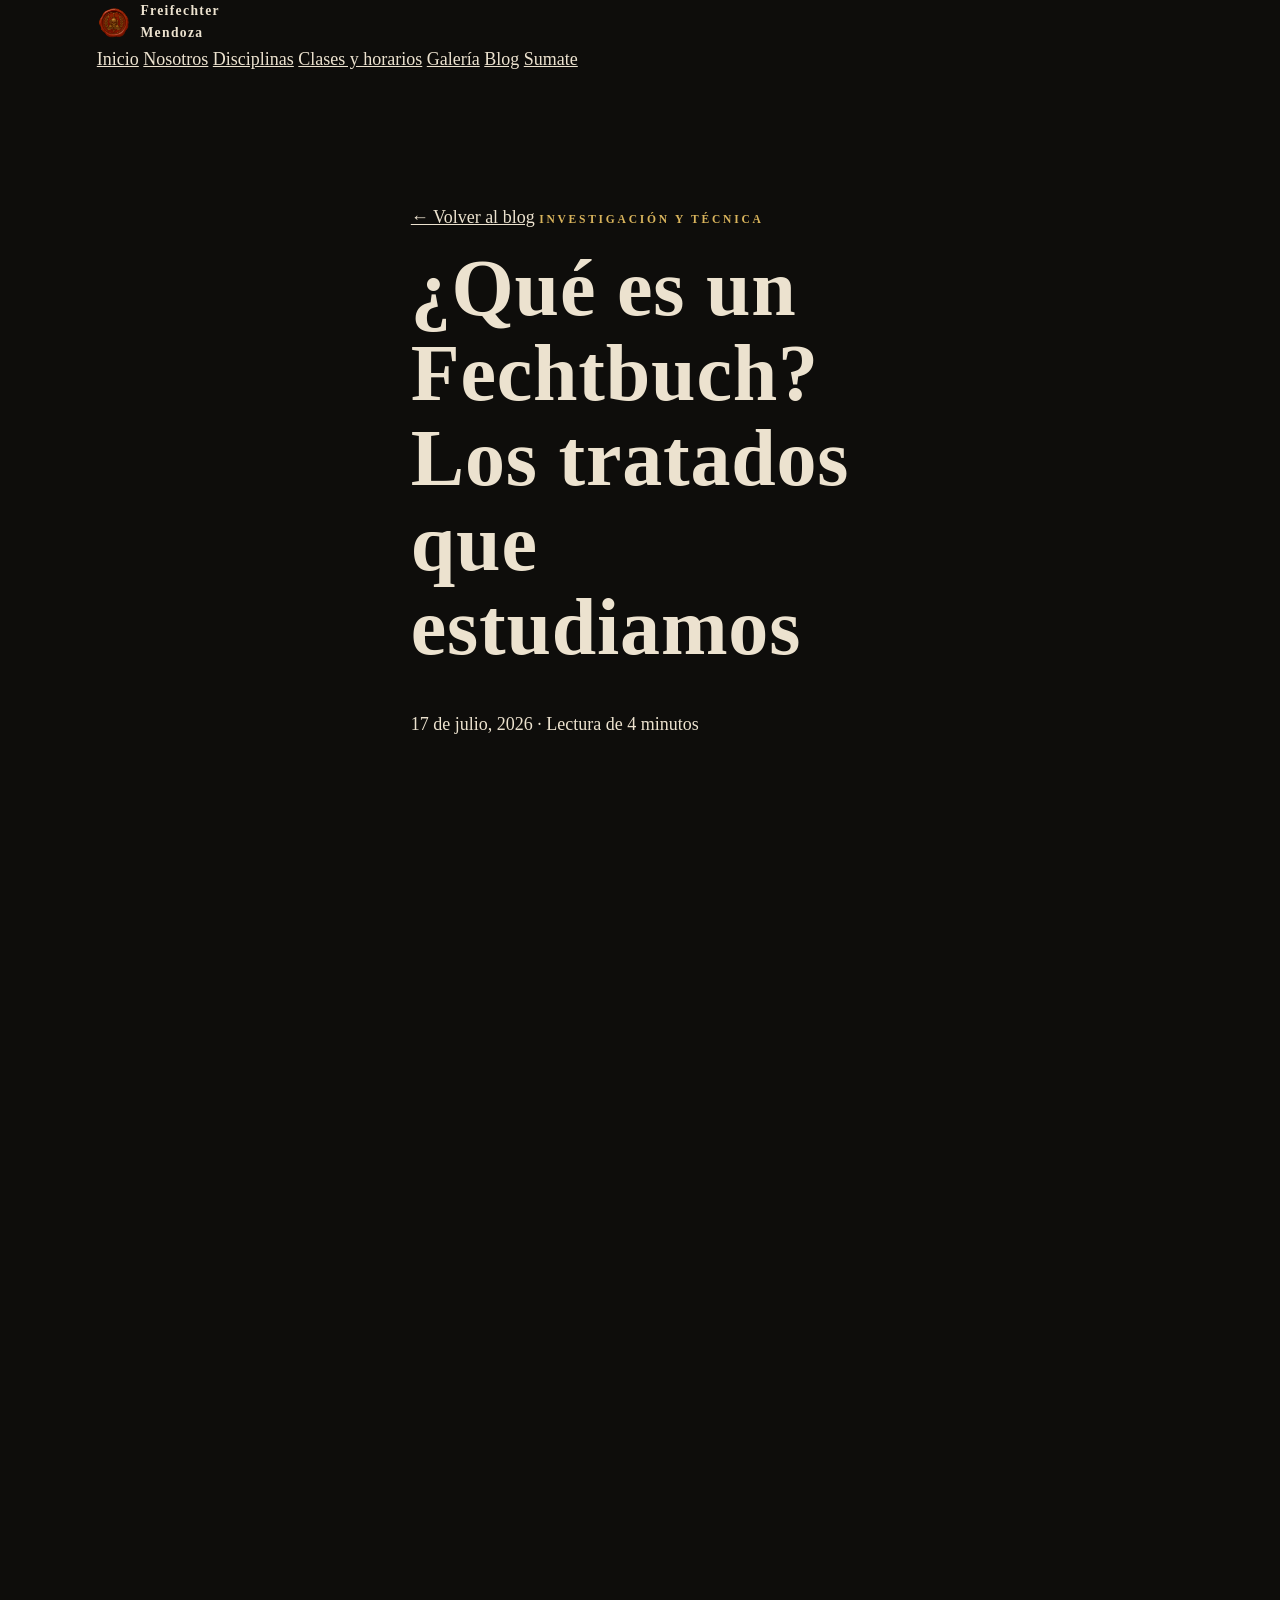
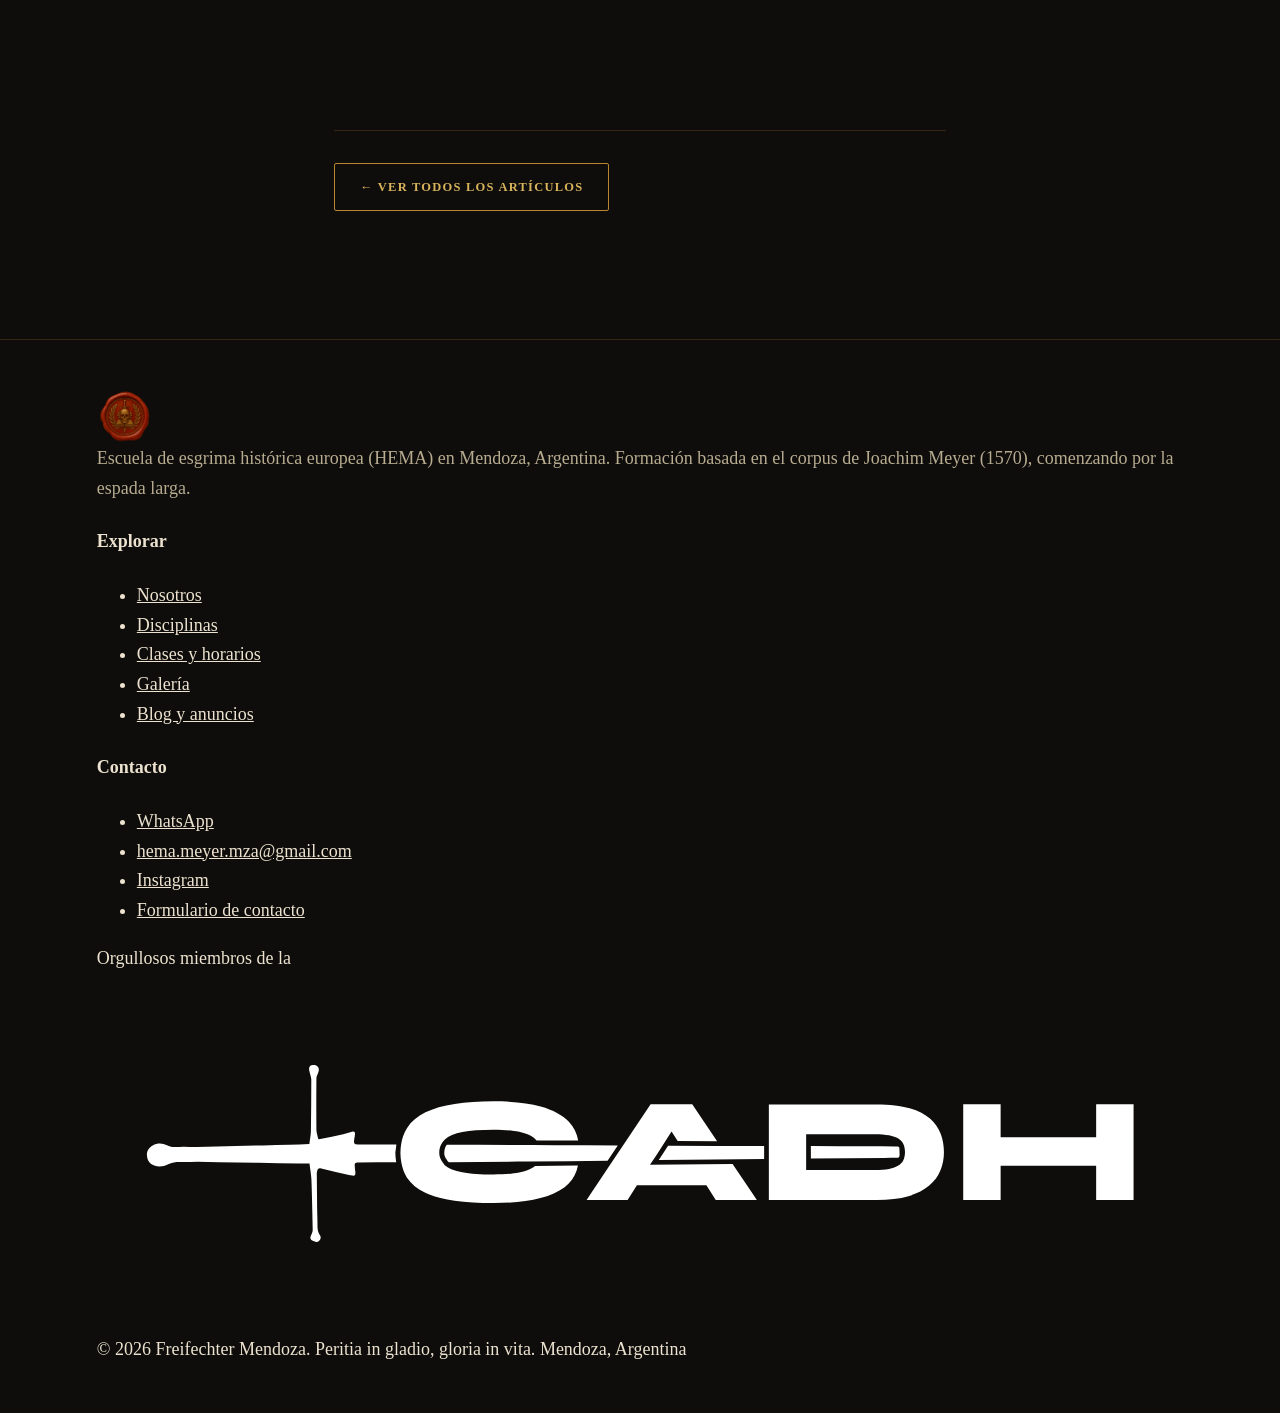
<file: articulo-fechtbuch.html>
<!DOCTYPE html>
<html lang="es-AR">
<head>
<meta charset="UTF-8">
<meta name="viewport" content="width=device-width, initial-scale=1.0">
<title>¿Qué es un Fechtbuch? · Freifechter Mendoza</title>
<meta name="description" content="Qué es un Fechtbuch, la tradición alemana de tratados de esgrima, y por qué Freifechter Mendoza entrena a partir del de Joachim Meyer.">
<link rel="canonical" href="https://freifechter.ar/articulo-fechtbuch.html">
<meta property="og:type" content="website">
<meta property="og:site_name" content="Freifechter Mendoza">
<meta property="og:title" content="¿Qué es un Fechtbuch? · Freifechter Mendoza">
<meta property="og:description" content="Qué es un Fechtbuch, la tradición alemana de tratados de esgrima, y por qué Freifechter Mendoza entrena a partir del de Joachim Meyer.">
<meta property="og:image" content="https://freifechter.ar/assets/img/og-image.jpg">
<meta property="og:url" content="https://freifechter.ar/articulo-fechtbuch.html">
<meta property="og:locale" content="es_AR">
<meta name="twitter:card" content="summary_large_image">
<meta name="twitter:title" content="¿Qué es un Fechtbuch? · Freifechter Mendoza">
<meta name="twitter:description" content="Qué es un Fechtbuch, la tradición alemana de tratados de esgrima, y por qué Freifechter Mendoza entrena a partir del de Joachim Meyer.">
<meta name="twitter:image" content="https://freifechter.ar/assets/img/og-image.jpg">
<link rel="icon" type="image/png" href="assets/img/logo-icon.png">
<link rel="stylesheet" href="assets/css/style.css">
</head>
<body>

<header class="site-header">
  <div class="container">
    <a href="index.html" class="brand">
      <img src="assets/img/logo-icon.png" alt="Escudo Freifechter Mendoza">
      <span class="brand-word">Freifechter<br>Mendoza</span>
    </a>
    <button class="nav-toggle" aria-label="Abrir menú" aria-expanded="false">☰</button>
    <nav class="main-nav">
      <a href="index.html" class="">Inicio</a>
      <a href="nosotros.html" class="">Nosotros</a>
      <a href="disciplinas.html" class="">Disciplinas</a>
      <a href="horarios.html" class="">Clases y horarios</a>
      <a href="galeria.html" class="">Galería</a>
      <a href="blog.html" class="active">Blog</a>
      <a href="contacto.html" class="">Sumate</a>
    </nav>
  </div>
</header>

<section class="article-hero">
  <div class="container" style="max-width:68ch;">
    <a href="blog.html" class="back-link">← Volver al blog</a>
    <span class="eyebrow">Investigación y técnica</span>
    <h1>¿Qué es un Fechtbuch? Los tratados que estudiamos</h1>
    <div class="article-meta">
      <span>17 de julio, 2026</span>
      <span>·</span>
      <span>Lectura de 4 minutos</span>
    </div>
  </div>
</section>

<section style="padding-top:0;">
  <div class="container">
    <div class="article-body reveal">
      <p>Antes de empuñar una espada de práctica, en Freifechter Mendoza pasamos, aunque sea un rato, por la biblioteca. Todo lo que entrenamos sale de un tipo de documento muy específico: el <strong>Fechtbuch</strong> — literalmente, "libro de combate" o "libro de esgrima" en alemán.</p>

      <p>Un Fechtbuch es un manual histórico de combate: texto e ilustraciones que describen guardias, cortes, agarres y tácticas, escritos por maestros de armas para transmitir su sistema a otros esgrimistas. La tradición se extiende desde el siglo XIV hasta bien entrado el XVII, y varía muchísimo de un autor a otro — algunos son casi crípticos, escritos en verso mnemónico para proteger el conocimiento de ojos ajenos; otros son manuales extensos y didácticos, pensados directamente para enseñar.</p>

      <h2>Por qué elegimos el de Joachim Meyer</h2>
      <p>Dentro de esa tradición alemana, el tratado de <strong>Joachim Meyer</strong> — su <em>Gründtliche Beschreibung der Kunst des Fechtens</em> ("Descripción fundamental del arte de la esgrima"), publicado en 1570 — ocupa un lugar particular. Escribe más de un siglo después de los primeros maestros de la tradición, en un momento en que la esgrima civil y deportiva empezaba a tomar la forma que hoy asociamos con la esgrima histórica europea.</p>

      <p>Lo que hace especial al tratado de Meyer, para nosotros como escuela, es su vocación pedagógica. No es una colección de apuntes para practicantes que ya saben — es un curso: organiza el aprendizaje en una progresión, cubre varias armas (espada larga, dussack, rappier, daga, armas de asta) bajo principios compartidos, y acompaña cada explicación con grabados detallados que muestran la postura exacta del cuerpo. Es, en cierto sentido, el tratado más "utilizable" como programa de estudio completo que nos dejó el siglo XVI.</p>

      <blockquote>«In sapientia incipit victoria» — la victoria empieza en el conocimiento.</blockquote>

      <h2>De la página a la sala de armas</h2>
      <p>Trabajar a partir de un Fechtbuch no es "actuar" lo que dice el libro. Es un proceso de traducción constante: leer la fuente (muchas veces en alemán temprano-moderno), interpretar qué principio biomecánico o táctico describe cada pasaje, probarlo con un compañero de entrenamiento, y ajustar la interpretación cuando el cuerpo — y la resistencia real de otra persona — contradicen la lectura inicial. Por eso empezamos siempre por la espada larga: es el arma que Meyer mismo usa para sentar las bases de distancia, tiempo y estructura antes de pasar a las demás.</p>

      <p>Cada nota que publiquemos en este blog va a partir de ese mismo ejercicio: leer la fuente, y contar qué encontramos.</p>
    </div>

    <div style="max-width:68ch;margin:3rem auto 0;padding-top:2rem;border-top:1px solid var(--line);">
      <a href="blog.html" class="btn">← Ver todos los artículos</a>
    </div>
  </div>
</section>

<footer>
  <div class="container">
    <div class="footer-grid">
      <div class="footer-brand">
        <img src="assets/img/logo-icon.png" alt="Escudo Freifechter Mendoza" style="width:56px;height:56px;">
        <p>Escuela de esgrima histórica europea (HEMA) en Mendoza, Argentina. Formación basada en el corpus de Joachim Meyer (1570), comenzando por la espada larga.</p>
      </div>
      <div>
        <h4>Explorar</h4>
        <ul>
          <li><a href="nosotros.html">Nosotros</a></li>
          <li><a href="disciplinas.html">Disciplinas</a></li>
          <li><a href="horarios.html">Clases y horarios</a></li>
          <li><a href="galeria.html">Galería</a></li>
          <li><a href="blog.html">Blog y anuncios</a></li>
        </ul>
      </div>
      <div>
        <h4>Contacto</h4>
        <ul>
          <li><a href="https://wa.me/5492613629978?text=Hola%21%20Quiero%20probar%20una%20clase%20en%20Freifechter%20Mendoza." target="_blank" rel="noopener">WhatsApp</a></li>
          <li><a href="mailto:hema.meyer.mza@gmail.com">hema.meyer.mza@gmail.com</a></li>
          <li><a href="https://www.instagram.com/freifechtermendoza/" target="_blank" rel="noopener">Instagram</a></li>
          <li><a href="contacto.html">Formulario de contacto</a></li>
        </ul>
      </div>
    </div>
    <div class="footer-partners">
      <span>Orgullosos miembros de la</span>
      <a href="https://www.cadh-hema.com.ar" target="_blank" rel="noopener">
        <img src="assets/img/logo-cadh.svg" alt="Comunidad Argentina de HEMA">
      </a>
    </div>
    <div class="footer-bottom">
      <span>© <span id="year"></span> Freifechter Mendoza. Peritia in gladio, gloria in vita.</span>
      <span>Mendoza, Argentina</span>
    </div>
  </div>
</footer>

<script>document.getElementById('year').textContent = new Date().getFullYear();</script>
<script src="assets/js/main.js"></script>
</body>
</html>
</file>
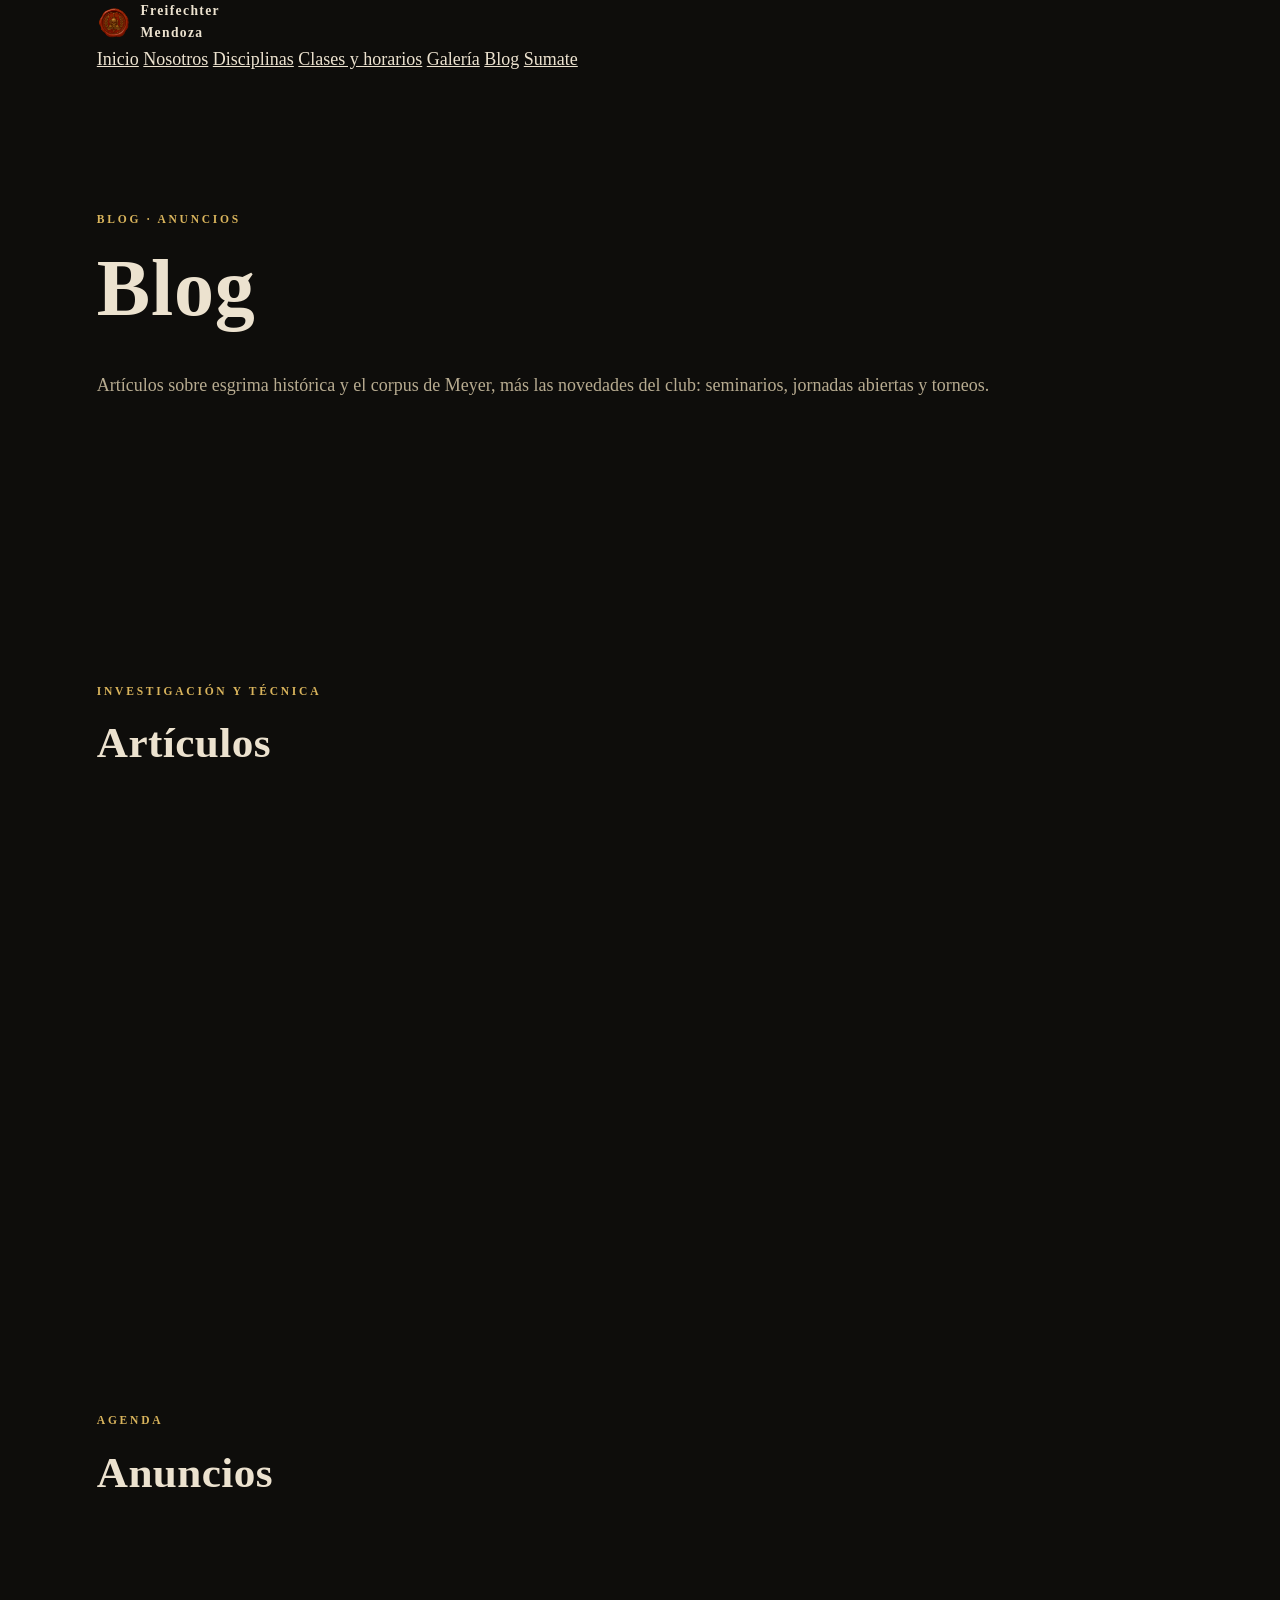
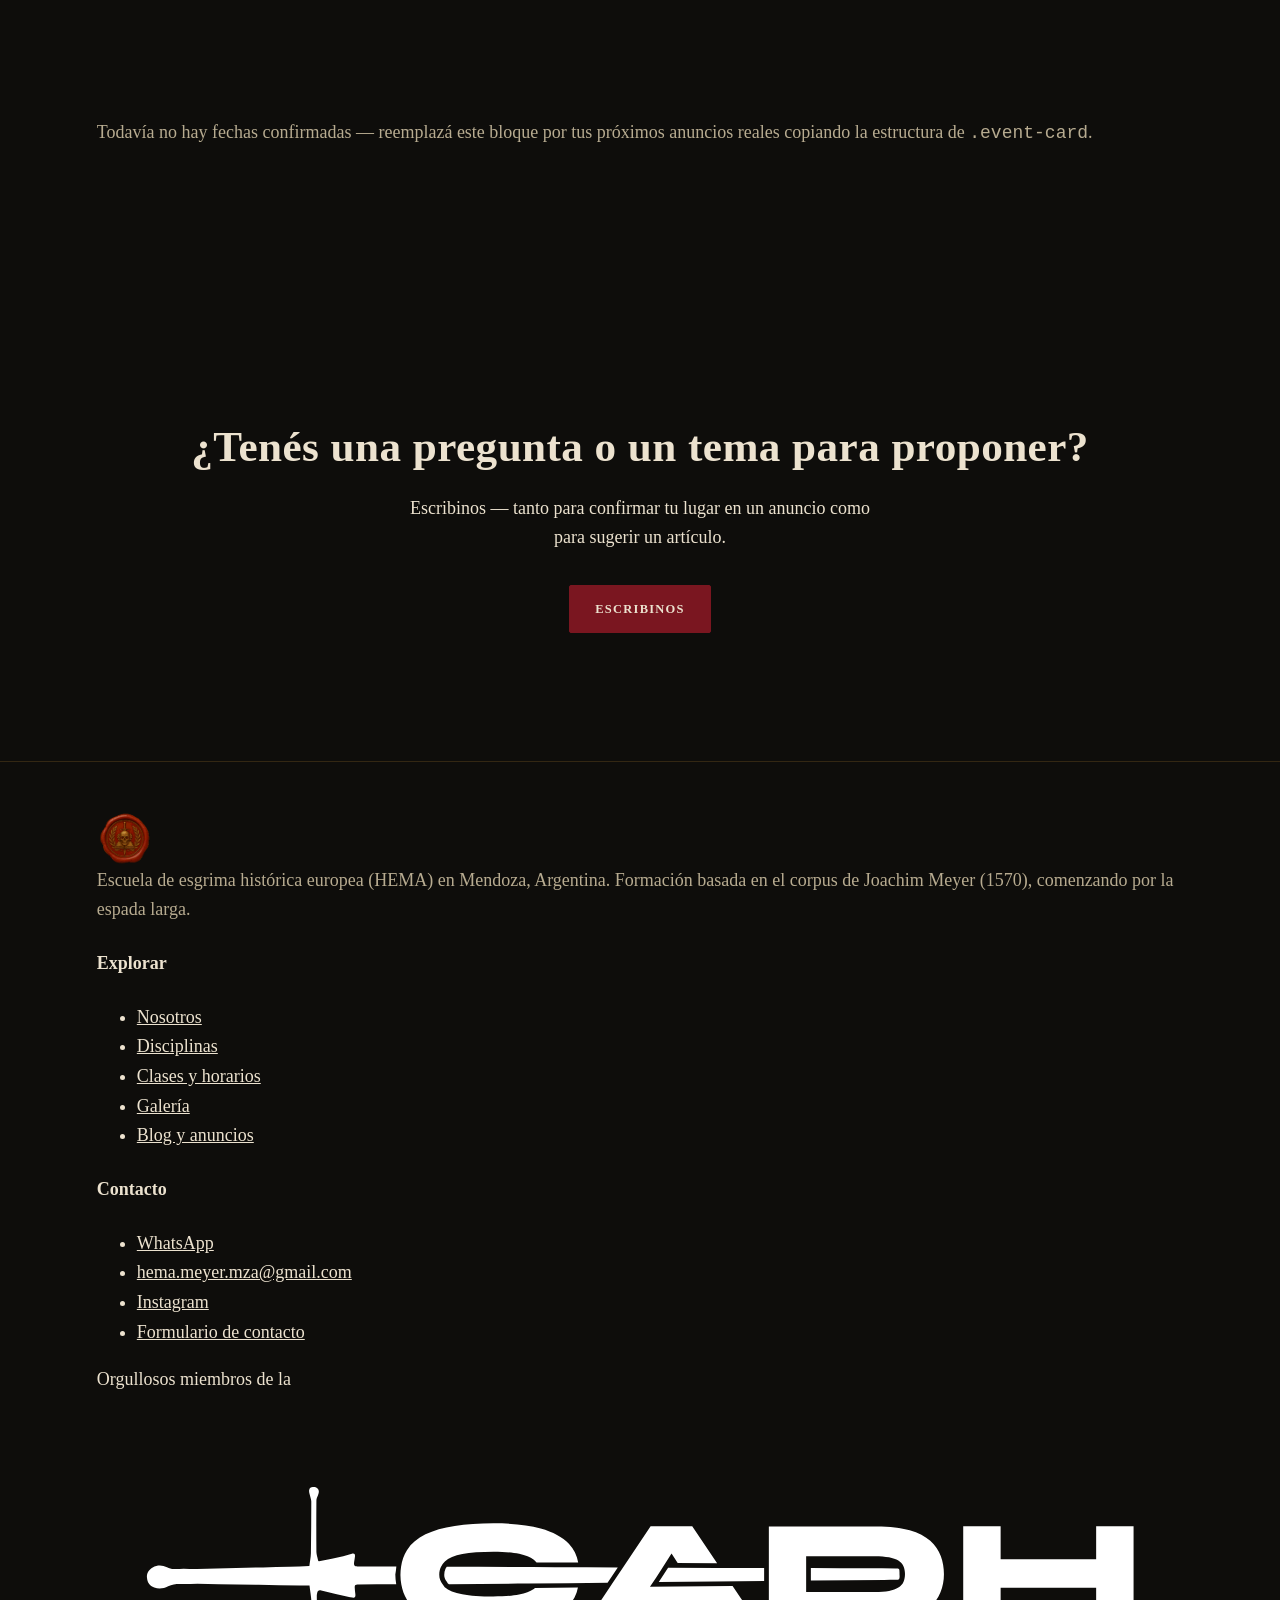
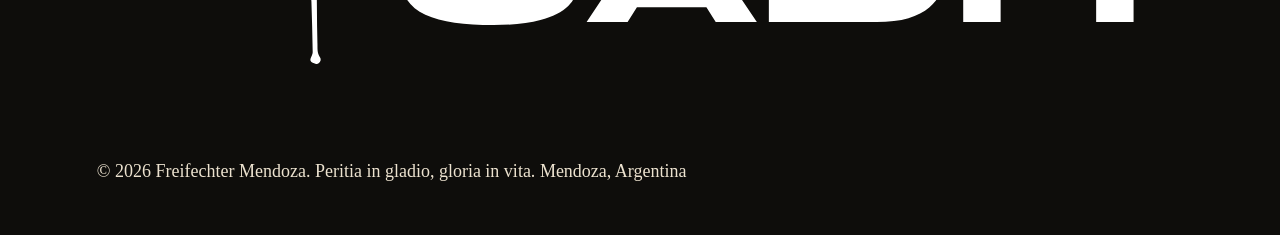
<file: blog.html>
<!DOCTYPE html>
<html lang="es-AR">
<head>
<meta charset="UTF-8">
<meta name="viewport" content="width=device-width, initial-scale=1.0">
<title>Blog · Freifechter Mendoza</title>
<meta name="description" content="Artículos sobre esgrima histórica y anuncios de seminarios, jornadas y torneos de Freifechter Mendoza.">
<link rel="canonical" href="https://freifechter.ar/blog.html">
<meta property="og:type" content="website">
<meta property="og:site_name" content="Freifechter Mendoza">
<meta property="og:title" content="Blog · Freifechter Mendoza">
<meta property="og:description" content="Artículos sobre esgrima histórica y anuncios de seminarios, jornadas y torneos de Freifechter Mendoza.">
<meta property="og:image" content="https://freifechter.ar/assets/img/og-image.jpg">
<meta property="og:url" content="https://freifechter.ar/blog.html">
<meta property="og:locale" content="es_AR">
<meta name="twitter:card" content="summary_large_image">
<meta name="twitter:title" content="Blog · Freifechter Mendoza">
<meta name="twitter:description" content="Artículos sobre esgrima histórica y anuncios de seminarios, jornadas y torneos de Freifechter Mendoza.">
<meta name="twitter:image" content="https://freifechter.ar/assets/img/og-image.jpg">
<link rel="icon" type="image/png" href="assets/img/logo-icon.png">
<link rel="stylesheet" href="assets/css/style.css">
</head>
<body>

<header class="site-header">
  <div class="container">
    <a href="index.html" class="brand">
      <img src="assets/img/logo-icon.png" alt="Escudo Freifechter Mendoza">
      <span class="brand-word">Freifechter<br>Mendoza</span>
    </a>
    <button class="nav-toggle" aria-label="Abrir menú" aria-expanded="false">☰</button>
    <nav class="main-nav">
      <a href="index.html" class="">Inicio</a>
      <a href="nosotros.html" class="">Nosotros</a>
      <a href="disciplinas.html" class="">Disciplinas</a>
      <a href="horarios.html" class="">Clases y horarios</a>
      <a href="galeria.html" class="">Galería</a>
      <a href="blog.html" class="active">Blog</a>
      <a href="contacto.html" class="">Sumate</a>
    </nav>
  </div>
</header>
<section class="page-hero">
  <div class="container">
    <span class="eyebrow">Blog · Anuncios</span>
    <h1>Blog</h1>
    <p>Artículos sobre esgrima histórica y el corpus de Meyer, más las novedades del club: seminarios, jornadas abiertas y torneos.</p>
  </div>
</section>

<section>
  <div class="container">
    <span class="eyebrow">Investigación y técnica</span>
    <h2 style="margin-bottom:2rem;">Artículos</h2>
    <div class="grid cols-2">
      <a href="articulo-fechtbuch.html" class="card reveal" style="text-decoration:none;display:block;">
        <span class="eyebrow" style="margin-bottom:.8rem;">17 Jul 2026</span>
        <h3>¿Qué es un Fechtbuch? Los tratados que estudiamos</h3>
        <p>Antes de desenvainar, conviene entender qué es exactamente un "libro de esgrima" del siglo XVI, y por qué el de Joachim Meyer es el que guía nuestro entrenamiento.</p>
        <span style="color:var(--gold-light);font-family:var(--display);font-size:.78rem;letter-spacing:.1em;text-transform:uppercase;">Leer más →</span>
      </a>
      <div class="card dark reveal">
        <span class="eyebrow" style="margin-bottom:.8rem;">Próximamente</span>
        <h3>Más artículos en camino</h3>
        <p>Vamos a ir sumando notas sobre guardias, principios tácticos y la lectura de las fuentes originales. Si hay algún tema puntual que te gustaría leer, escribinos.</p>
      </div>
    </div>
  </div>
</section>

<section class="section-alt">
  <div class="container">
    <span class="eyebrow">Agenda</span>
    <h2 style="margin-bottom:2rem;">Anuncios</h2>
    <div class="event-card reveal">
      <div class="event-date"><div class="day">—</div><div class="month">Próx.</div></div>
      <div>
        <span class="event-tag">Seminario</span>
        <h3 style="margin-bottom:.3rem;">Jornada abierta de espada larga</h3>
        <p style="color:var(--text-soft);">Clase abierta para principiantes y curiosos, sin experiencia previa requerida. Se provee equipo de práctica.</p>
      </div>
    </div>
    <p class="form-note" style="margin-top:2rem;">Todavía no hay fechas confirmadas — reemplazá este bloque por tus próximos anuncios reales copiando la estructura de <code>.event-card</code>.</p>
  </div>
</section>

<section style="text-align:center;">
  <div class="container">
    <h2>¿Tenés una pregunta o un tema para proponer?</h2>
    <p style="color:var(--text-soft);max-width:480px;margin:0 auto 2rem;">Escribinos — tanto para confirmar tu lugar en un anuncio como para sugerir un artículo.</p>
    <a href="contacto.html" class="btn solid">Escribinos</a>
  </div>
</section>
<footer>
  <div class="container">
    <div class="footer-grid">
      <div class="footer-brand">
        <img src="assets/img/logo-icon.png" alt="Escudo Freifechter Mendoza" style="width:56px;height:56px;">
        <p>Escuela de esgrima histórica europea (HEMA) en Mendoza, Argentina. Formación basada en el corpus de Joachim Meyer (1570), comenzando por la espada larga.</p>
      </div>
      <div>
        <h4>Explorar</h4>
        <ul>
          <li><a href="nosotros.html">Nosotros</a></li>
          <li><a href="disciplinas.html">Disciplinas</a></li>
          <li><a href="horarios.html">Clases y horarios</a></li>
          <li><a href="galeria.html">Galería</a></li>
          <li><a href="blog.html">Blog y anuncios</a></li>
        </ul>
      </div>
      <div>
        <h4>Contacto</h4>
        <ul>
          <li><a href="https://wa.me/5492613629978?text=Hola%21%20Quiero%20probar%20una%20clase%20en%20Freifechter%20Mendoza." target="_blank" rel="noopener">WhatsApp</a></li>
          <li><a href="mailto:hema.meyer.mza@gmail.com">hema.meyer.mza@gmail.com</a></li>
          <li><a href="https://www.instagram.com/freifechtermendoza/" target="_blank" rel="noopener">Instagram</a></li>
          <li><a href="contacto.html">Formulario de contacto</a></li>
        </ul>
      </div>
    </div>
    <div class="footer-partners">
      <span>Orgullosos miembros de la</span>
      <a href="https://www.cadh-hema.com.ar" target="_blank" rel="noopener">
        <img src="assets/img/logo-cadh.svg" alt="Comunidad Argentina de HEMA">
      </a>
    </div>
    <div class="footer-bottom">
      <span>© <span id="year"></span> Freifechter Mendoza. Peritia in gladio, gloria in vita.</span>
      <span>Mendoza, Argentina</span>
    </div>
  </div>
</footer>

<script>document.getElementById('year').textContent = new Date().getFullYear();</script>
<script src="assets/js/main.js"></script>
</body>
</html>
</file>
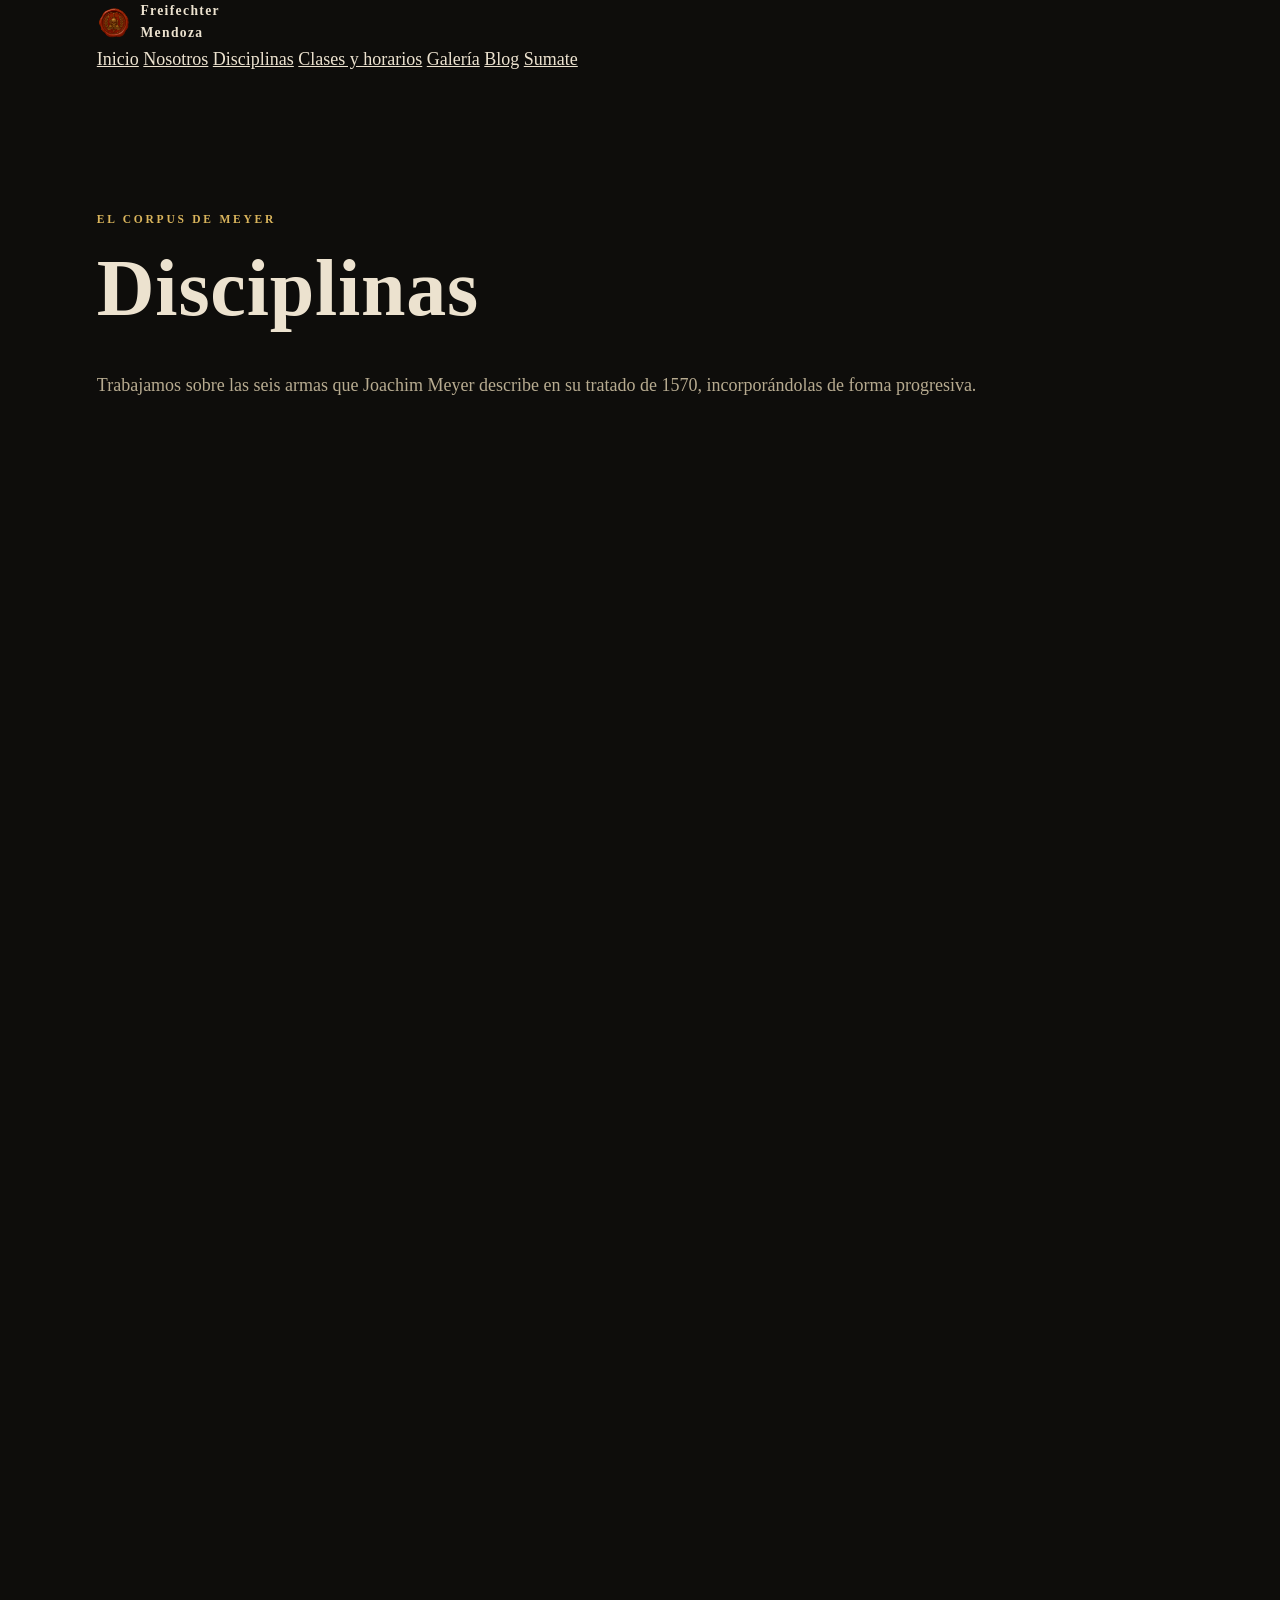
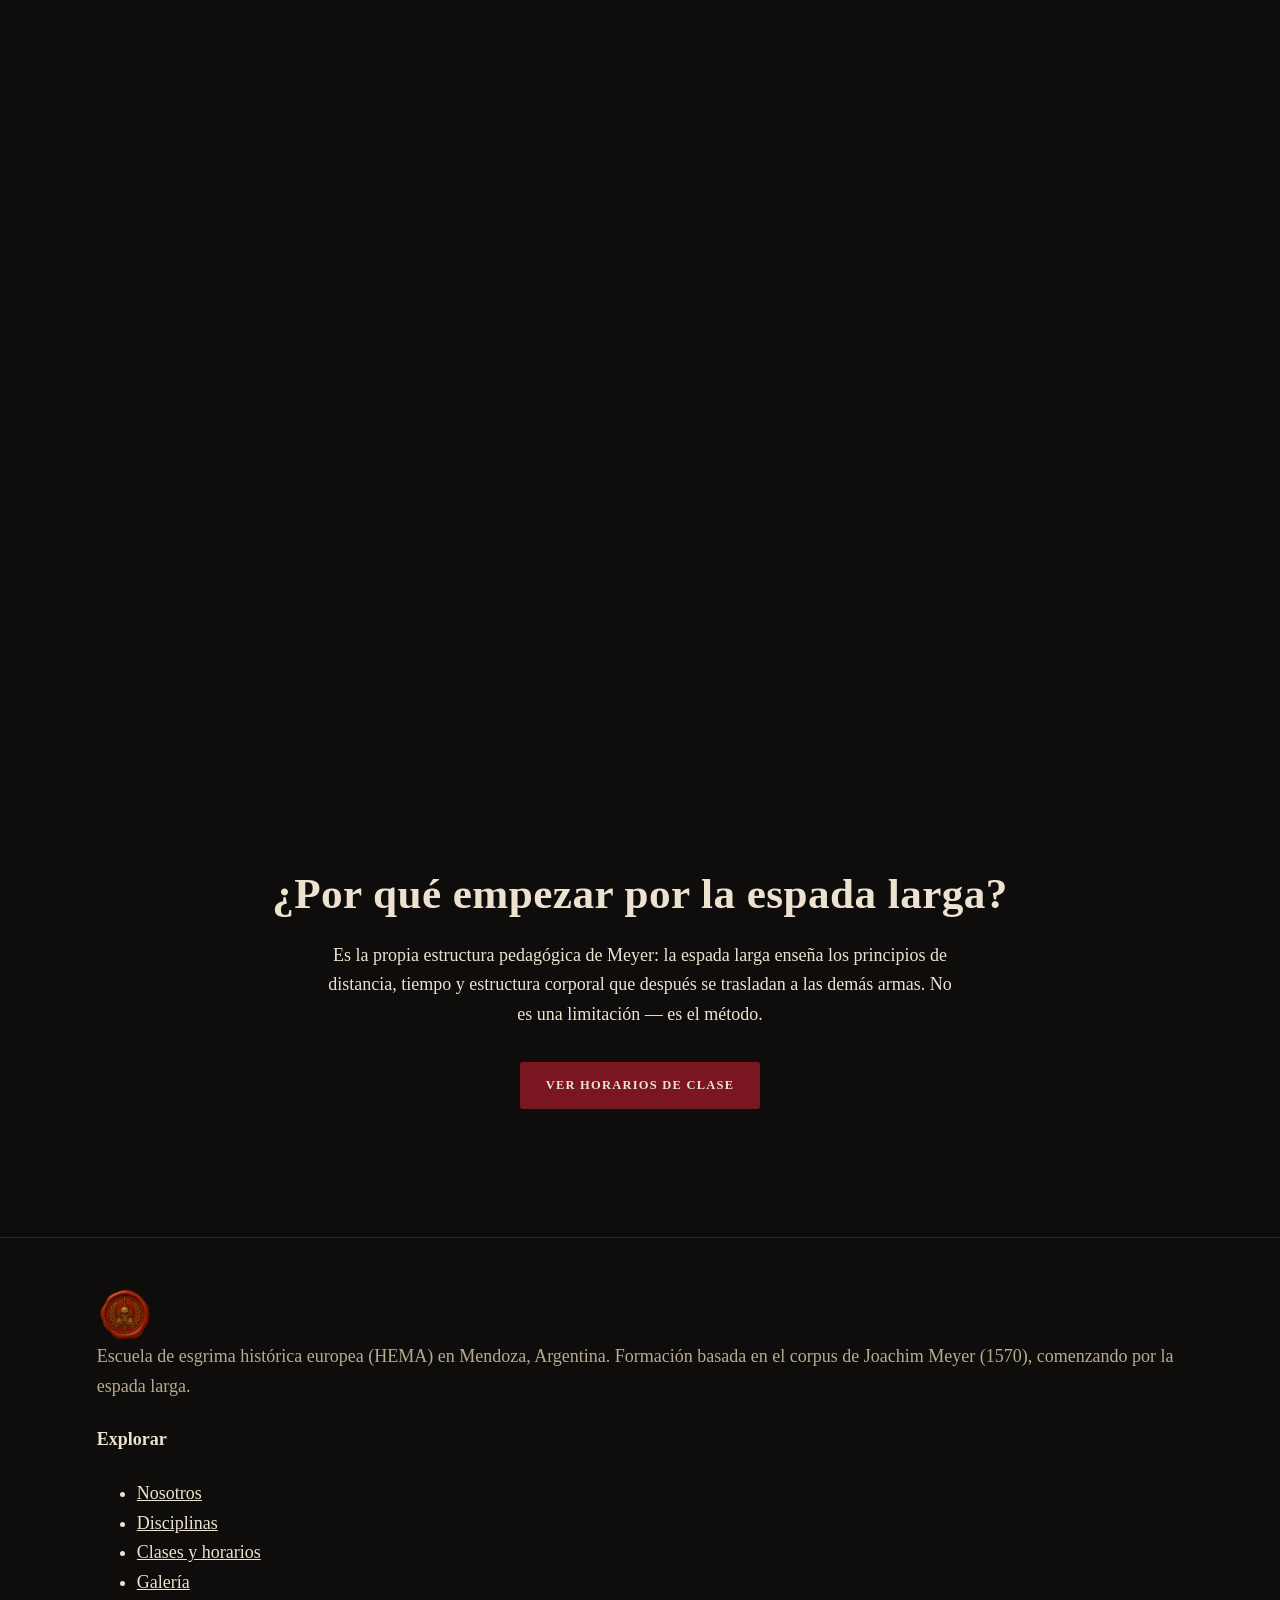
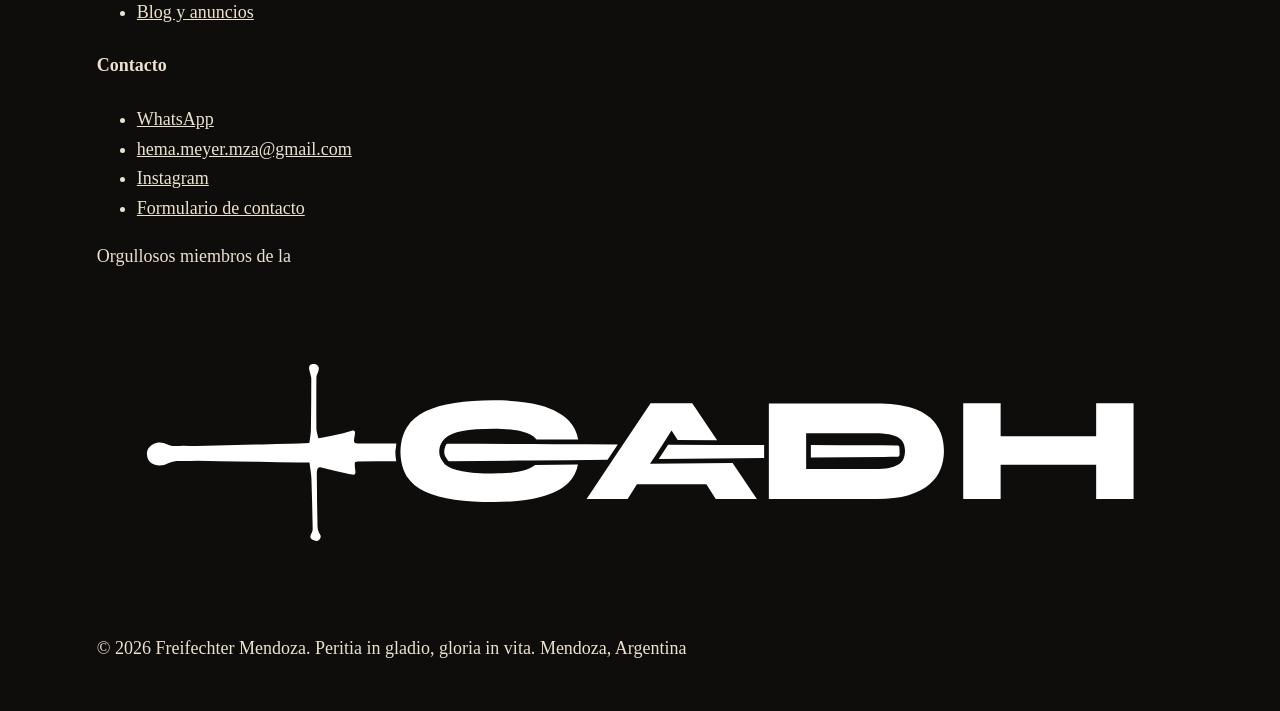
<file: disciplinas.html>
<!DOCTYPE html>
<html lang="es-AR">
<head>
<meta charset="UTF-8">
<meta name="viewport" content="width=device-width, initial-scale=1.0">
<title>Disciplinas · Freifechter Mendoza</title>
<meta name="description" content="Espada larga, dussack, ringen, rappier, daga y bastón/pica: el corpus de Joachim Meyer.">
<link rel="canonical" href="https://freifechter.ar/disciplinas.html">
<meta property="og:type" content="website">
<meta property="og:site_name" content="Freifechter Mendoza">
<meta property="og:title" content="Disciplinas · Freifechter Mendoza">
<meta property="og:description" content="Espada larga, dussack, ringen, rappier, daga y bastón/pica: el corpus de Joachim Meyer.">
<meta property="og:image" content="https://freifechter.ar/assets/img/og-image.jpg">
<meta property="og:url" content="https://freifechter.ar/disciplinas.html">
<meta property="og:locale" content="es_AR">
<meta name="twitter:card" content="summary_large_image">
<meta name="twitter:title" content="Disciplinas · Freifechter Mendoza">
<meta name="twitter:description" content="Espada larga, dussack, ringen, rappier, daga y bastón/pica: el corpus de Joachim Meyer.">
<meta name="twitter:image" content="https://freifechter.ar/assets/img/og-image.jpg">
<link rel="icon" type="image/png" href="assets/img/logo-icon.png">
<link rel="stylesheet" href="assets/css/style.css">
</head>
<body>

<header class="site-header">
  <div class="container">
    <a href="index.html" class="brand">
      <img src="assets/img/logo-icon.png" alt="Escudo Freifechter Mendoza">
      <span class="brand-word">Freifechter<br>Mendoza</span>
    </a>
    <button class="nav-toggle" aria-label="Abrir menú" aria-expanded="false">☰</button>
    <nav class="main-nav">
      <a href="index.html" class="">Inicio</a>
      <a href="nosotros.html" class="">Nosotros</a>
      <a href="disciplinas.html" class="active">Disciplinas</a>
      <a href="horarios.html" class="">Clases y horarios</a>
      <a href="galeria.html" class="">Galería</a>
      <a href="blog.html" class="">Blog</a>
      <a href="contacto.html" class="">Sumate</a>
    </nav>
  </div>
</header>
<section class="page-hero">
  <div class="container">
    <span class="eyebrow">El corpus de Meyer</span>
    <h1>Disciplinas</h1>
    <p>Trabajamos sobre las seis armas que Joachim Meyer describe en su tratado de 1570, incorporándolas de forma progresiva.</p>
  </div>
</section>

<section>
  <div class="container split">
    <div class="reveal" style="text-align:center;order:2;">
      <img src="assets/img/espada-larga.png" alt="Espada larga" style="max-height:300px;width:auto;margin:0 auto;display:block;">
    </div>
    <div class="reveal" style="order:1;">
      <span class="status activa">Disciplina activa</span>
      <span class="eyebrow">01</span>
      <h2>Espada larga</h2>
      <p style="color:var(--text-soft);">El longsword es el punto de partida de todo practicante en Freifechter Mendoza, siguiendo la propia pedagogía de Meyer. Trabajamos las guardias fundamentales, los cortes maestros y los principios de distancia, ligazón de hojas y salida — la base técnica sobre la que se apoya el resto del sistema.</p>
      <p style="color:var(--text-soft);">Se entrena con equipo de práctica adecuado, siempre con máscara, guantes y protección corporal.</p>
    </div>
  </div>
</section>

<section class="section-alt">
  <div class="container split">
    <div class="reveal">
      <span class="status formacion">En incorporación</span>
      <span class="eyebrow">02</span>
      <h2>Dussack</h2>
      <p style="color:var(--text-soft);">Arma de entrenamiento tradicional para la esgrima de sable de un filo. En Meyer aparece como el siguiente paso natural tras la espada larga, trasladando sus principios a un arma de una mano.</p>
      <p style="color:var(--text-soft);">Estamos incorporando el equipo necesario para sumar esta disciplina de forma regular.</p>
    </div>
    <div class="reveal" style="text-align:center;">
      <img src="assets/img/dussack.png" alt="Dussack" style="max-height:300px;width:auto;margin:0 auto;display:block;">
    </div>
  </div>
</section>

<section>
  <div class="container split">
    <div class="reveal" style="text-align:center;order:2;">
      <img src="assets/img/ringen.png" alt="Ringen" style="max-height:300px;width:auto;margin:0 auto;display:block;">
    </div>
    <div class="reveal" style="order:1;">
      <span class="status formacion">En incorporación</span>
      <span class="eyebrow">03</span>
      <h2>Ringen</h2>
      <p style="color:var(--text-soft);">Es la base de todo el sistema marcial renacentista: derribos, palancas, control postural y llaves que se aplican tanto desarmado como en el cierre de distancia con espada.</p>
      <p style="color:var(--text-soft);">La sumaremos como práctica regular en los próximos pasos de crecimiento del club.</p>
    </div>
  </div>
</section>

<section class="section-alt">
  <div class="container split">
    <div class="reveal">
      <span class="status formacion">En incorporación</span>
      <span class="eyebrow">04</span>
      <h2>Rappier</h2>
      <p style="color:var(--text-soft);">Es la sección que Meyer dedica a la esgrima civil de estocada: distancia larga, líneas rectas y control del centro con un arma más liviana que la espada larga.</p>
      <p style="color:var(--text-soft);">Próximamente, a medida que sumamos equipo de práctica.</p>
    </div>
    <div class="reveal" style="text-align:center;">
      <img src="assets/img/rapier.png" alt="Rappier" style="max-height:300px;width:auto;margin:0 auto;display:block;">
    </div>
  </div>
</section>

<section>
  <div class="container split">
    <div class="reveal" style="text-align:center;order:2;">
      <img src="assets/img/daga.png" alt="Daga" style="max-height:300px;width:auto;margin:0 auto;display:block;">
    </div>
    <div class="reveal" style="order:1;">
      <span class="status formacion">En incorporación</span>
      <span class="eyebrow">05</span>
      <h2>Daga</h2>
      <p style="color:var(--text-soft);">Defensa a corta distancia: desarmes, controles y trabajo de la mano libre frente a un atacante armado. Se complementa naturalmente con el resto de las armas del sistema.</p>
      <p style="color:var(--text-soft);">Próximamente, a medida que sumamos equipo de práctica.</p>
    </div>
  </div>
</section>

<section class="section-alt">
  <div class="container split">
    <div class="reveal">
      <span class="status formacion">En incorporación</span>
      <span class="eyebrow">06</span>
      <h2>Bastón / Pica</h2>
      <p style="color:var(--text-soft);">Las armas de asta (Stangenwaffen) que Meyer describe en detalle: distancia larga, palancas y control del arma del adversario con ambas manos.</p>
      <p style="color:var(--text-soft);">Todavía en proceso de formación e incorporación de equipo.</p>
    </div>
    <div class="reveal" style="text-align:center;">
      <img src="assets/img/baston-pica.png" alt="Bastón / Pica" style="max-height:300px;width:auto;margin:0 auto;display:block;">
    </div>
  </div>
</section>

<section class="section-alt" style="text-align:center;">
  <div class="container">
    <h2>¿Por qué empezar por la espada larga?</h2>
    <p style="color:var(--text-soft);max-width:640px;margin:0 auto 2rem;">Es la propia estructura pedagógica de Meyer: la espada larga enseña los principios de distancia, tiempo y estructura corporal que después se trasladan a las demás armas. No es una limitación — es el método.</p>
    <a href="horarios.html" class="btn solid">Ver horarios de clase</a>
  </div>
</section>
<footer>
  <div class="container">
    <div class="footer-grid">
      <div class="footer-brand">
        <img src="assets/img/logo-icon.png" alt="Escudo Freifechter Mendoza" style="width:56px;height:56px;">
        <p>Escuela de esgrima histórica europea (HEMA) en Mendoza, Argentina. Formación basada en el corpus de Joachim Meyer (1570), comenzando por la espada larga.</p>
      </div>
      <div>
        <h4>Explorar</h4>
        <ul>
          <li><a href="nosotros.html">Nosotros</a></li>
          <li><a href="disciplinas.html">Disciplinas</a></li>
          <li><a href="horarios.html">Clases y horarios</a></li>
          <li><a href="galeria.html">Galería</a></li>
          <li><a href="blog.html">Blog y anuncios</a></li>
        </ul>
      </div>
      <div>
        <h4>Contacto</h4>
        <ul>
          <li><a href="https://wa.me/5492613629978?text=Hola%21%20Quiero%20probar%20una%20clase%20en%20Freifechter%20Mendoza." target="_blank" rel="noopener">WhatsApp</a></li>
          <li><a href="mailto:hema.meyer.mza@gmail.com">hema.meyer.mza@gmail.com</a></li>
          <li><a href="https://www.instagram.com/freifechtermendoza/" target="_blank" rel="noopener">Instagram</a></li>
          <li><a href="contacto.html">Formulario de contacto</a></li>
        </ul>
      </div>
    </div>
    <div class="footer-partners">
      <span>Orgullosos miembros de la</span>
      <a href="https://www.cadh-hema.com.ar" target="_blank" rel="noopener">
        <img src="assets/img/logo-cadh.svg" alt="Comunidad Argentina de HEMA">
      </a>
    </div>
    <div class="footer-bottom">
      <span>© <span id="year"></span> Freifechter Mendoza. Peritia in gladio, gloria in vita.</span>
      <span>Mendoza, Argentina</span>
    </div>
  </div>
</footer>

<script>document.getElementById('year').textContent = new Date().getFullYear();</script>
<script src="assets/js/main.js"></script>
</body>
</html>
</file>
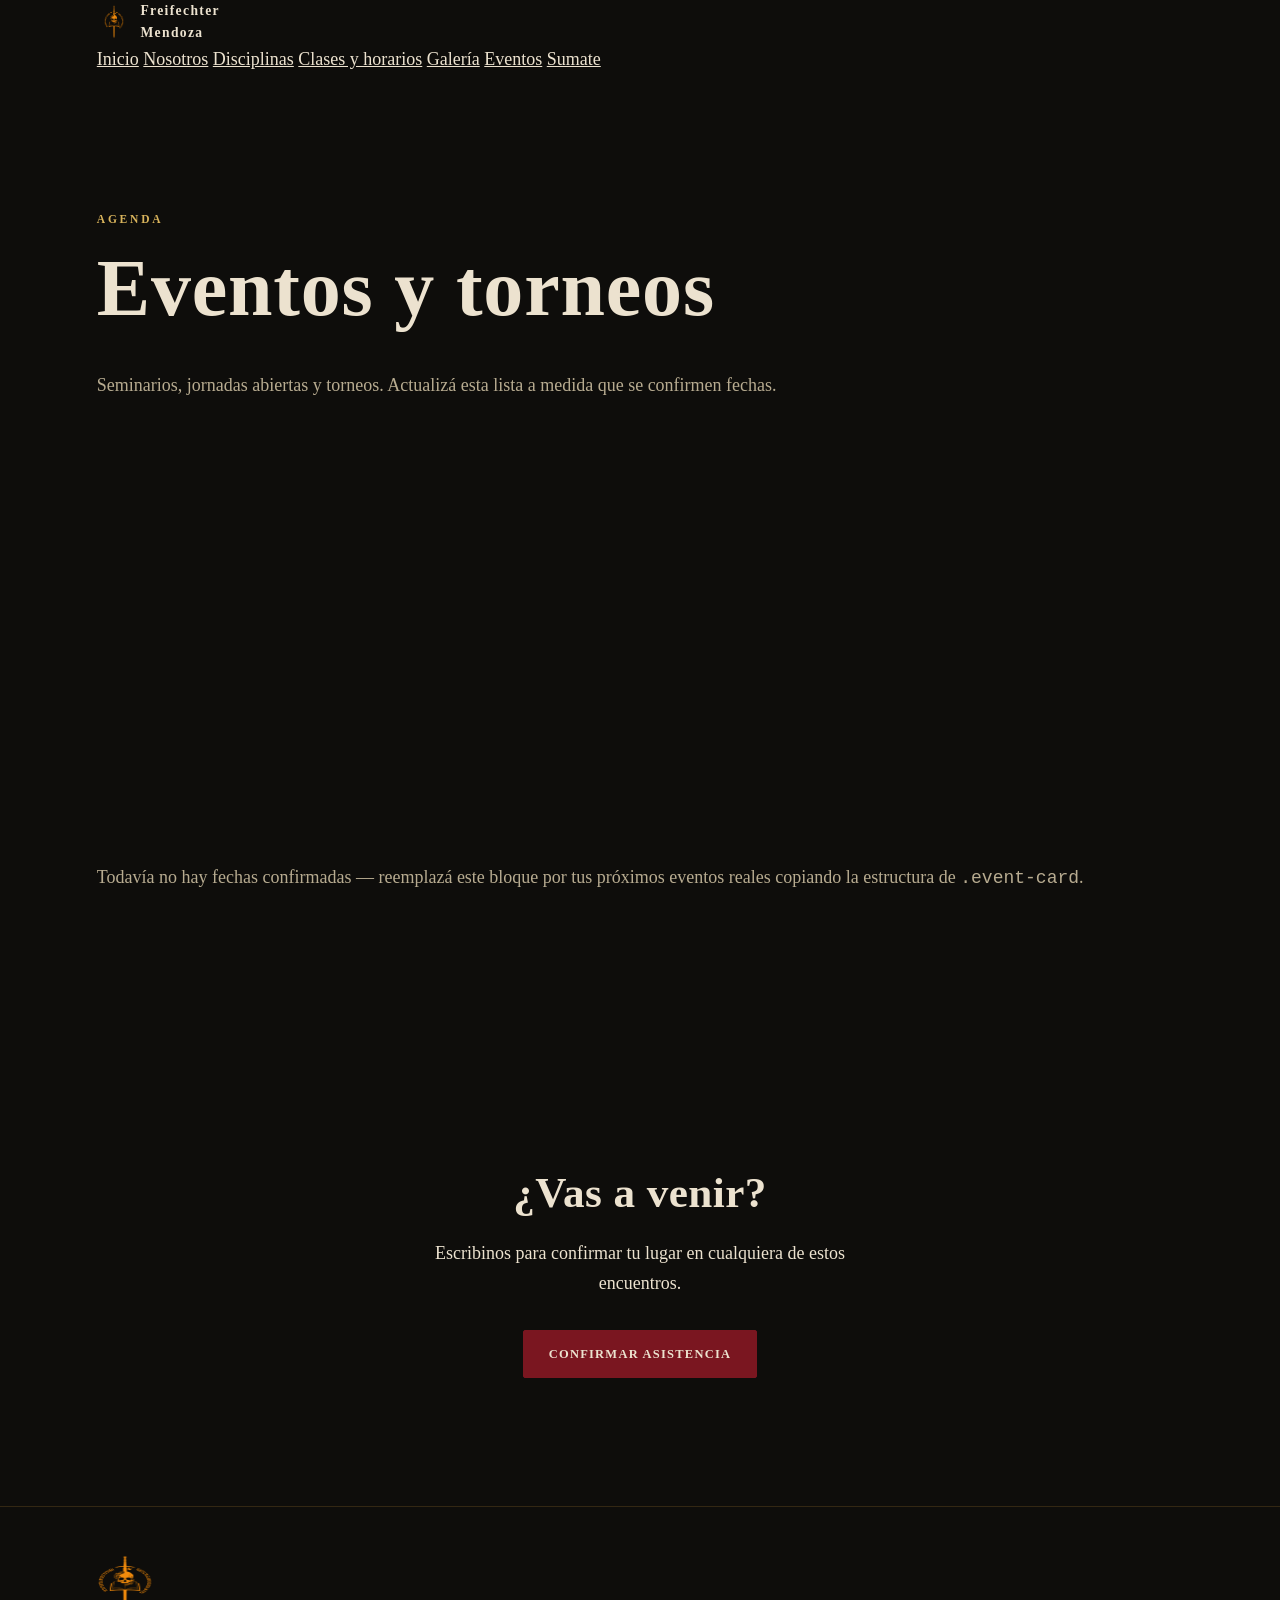
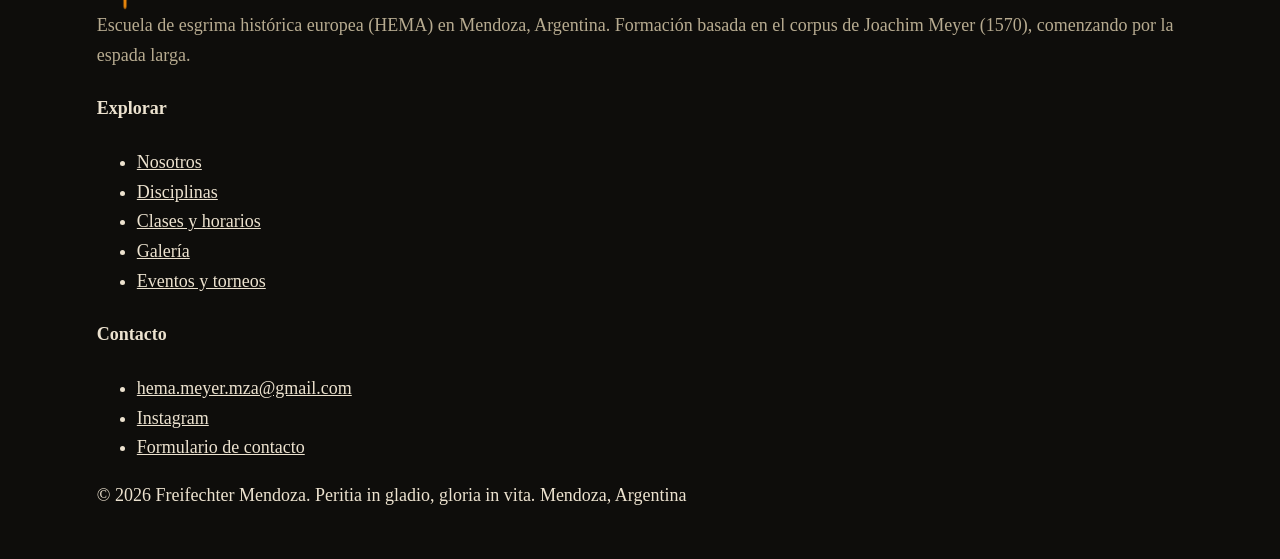
<file: eventos.html>
<!DOCTYPE html>
<html lang="es">
<head>
<meta charset="UTF-8">
<meta name="viewport" content="width=device-width, initial-scale=1.0">
<title>Eventos · Freifechter Mendoza</title>
<meta name="description" content="Agenda de seminarios, jornadas abiertas y torneos de Freifechter Mendoza.">
<link rel="icon" type="image/png" href="assets/img/logo.png">
<link rel="stylesheet" href="assets/css/style.css">
</head>
<body>

<header class="site-header">
  <div class="container">
    <a href="index.html" class="brand">
      <img src="assets/img/logo.png" alt="Escudo Freifechter Mendoza">
      <span class="brand-word">Freifechter<br>Mendoza</span>
    </a>
    <button class="nav-toggle" aria-label="Abrir menú" aria-expanded="false">☰</button>
    <nav class="main-nav">
      <a href="index.html" class="">Inicio</a>
      <a href="nosotros.html" class="">Nosotros</a>
      <a href="disciplinas.html" class="">Disciplinas</a>
      <a href="horarios.html" class="">Clases y horarios</a>
      <a href="galeria.html" class="">Galería</a>
      <a href="eventos.html" class="active">Eventos</a>
      <a href="contacto.html" class="">Sumate</a>
    </nav>
  </div>
</header>
<section class="page-hero">
  <div class="container">
    <span class="eyebrow">Agenda</span>
    <h1>Eventos y torneos</h1>
    <p>Seminarios, jornadas abiertas y torneos. Actualizá esta lista a medida que se confirmen fechas.</p>
  </div>
</section>

<section>
  <div class="container">
    <div class="event-card reveal">
      <div class="event-date"><div class="day">—</div><div class="month">Próx.</div></div>
      <div>
        <span class="event-tag">Seminario</span>
        <h3 style="margin-bottom:.3rem;">Jornada abierta de espada larga</h3>
        <p style="color:var(--text-soft);">Clase abierta para principiantes y curiosos, sin experiencia previa requerida. Se provee equipo de práctica.</p>
      </div>
    </div>
    <p class="form-note" style="margin-top:2rem;">Todavía no hay fechas confirmadas — reemplazá este bloque por tus próximos eventos reales copiando la estructura de <code>.event-card</code>.</p>
  </div>
</section>

<section class="section-alt" style="text-align:center;">
  <div class="container">
    <h2>¿Vas a venir?</h2>
    <p style="color:var(--text-soft);max-width:480px;margin:0 auto 2rem;">Escribinos para confirmar tu lugar en cualquiera de estos encuentros.</p>
    <a href="contacto.html" class="btn solid">Confirmar asistencia</a>
  </div>
</section>
<footer>
  <div class="container">
    <div class="footer-grid">
      <div class="footer-brand">
        <img src="assets/img/logo.png" alt="Escudo Freifechter Mendoza" style="width:56px;height:56px;">
        <p>Escuela de esgrima histórica europea (HEMA) en Mendoza, Argentina. Formación basada en el corpus de Joachim Meyer (1570), comenzando por la espada larga.</p>
      </div>
      <div>
        <h4>Explorar</h4>
        <ul>
          <li><a href="nosotros.html">Nosotros</a></li>
          <li><a href="disciplinas.html">Disciplinas</a></li>
          <li><a href="horarios.html">Clases y horarios</a></li>
          <li><a href="galeria.html">Galería</a></li>
          <li><a href="eventos.html">Eventos y torneos</a></li>
        </ul>
      </div>
      <div>
        <h4>Contacto</h4>
        <ul>
          <li><a href="mailto:hema.meyer.mza@gmail.com">hema.meyer.mza@gmail.com</a></li>
          <li><a href="https://www.instagram.com/freifechtermendoza/" target="_blank" rel="noopener">Instagram</a></li>
          <li><a href="contacto.html">Formulario de contacto</a></li>
        </ul>
      </div>
    </div>
    <div class="footer-bottom">
      <span>© <span id="year"></span> Freifechter Mendoza. Peritia in gladio, gloria in vita.</span>
      <span>Mendoza, Argentina</span>
    </div>
  </div>
</footer>

<script>document.getElementById('year').textContent = new Date().getFullYear();</script>
<script src="assets/js/main.js"></script>
</body>
</html>
</file>
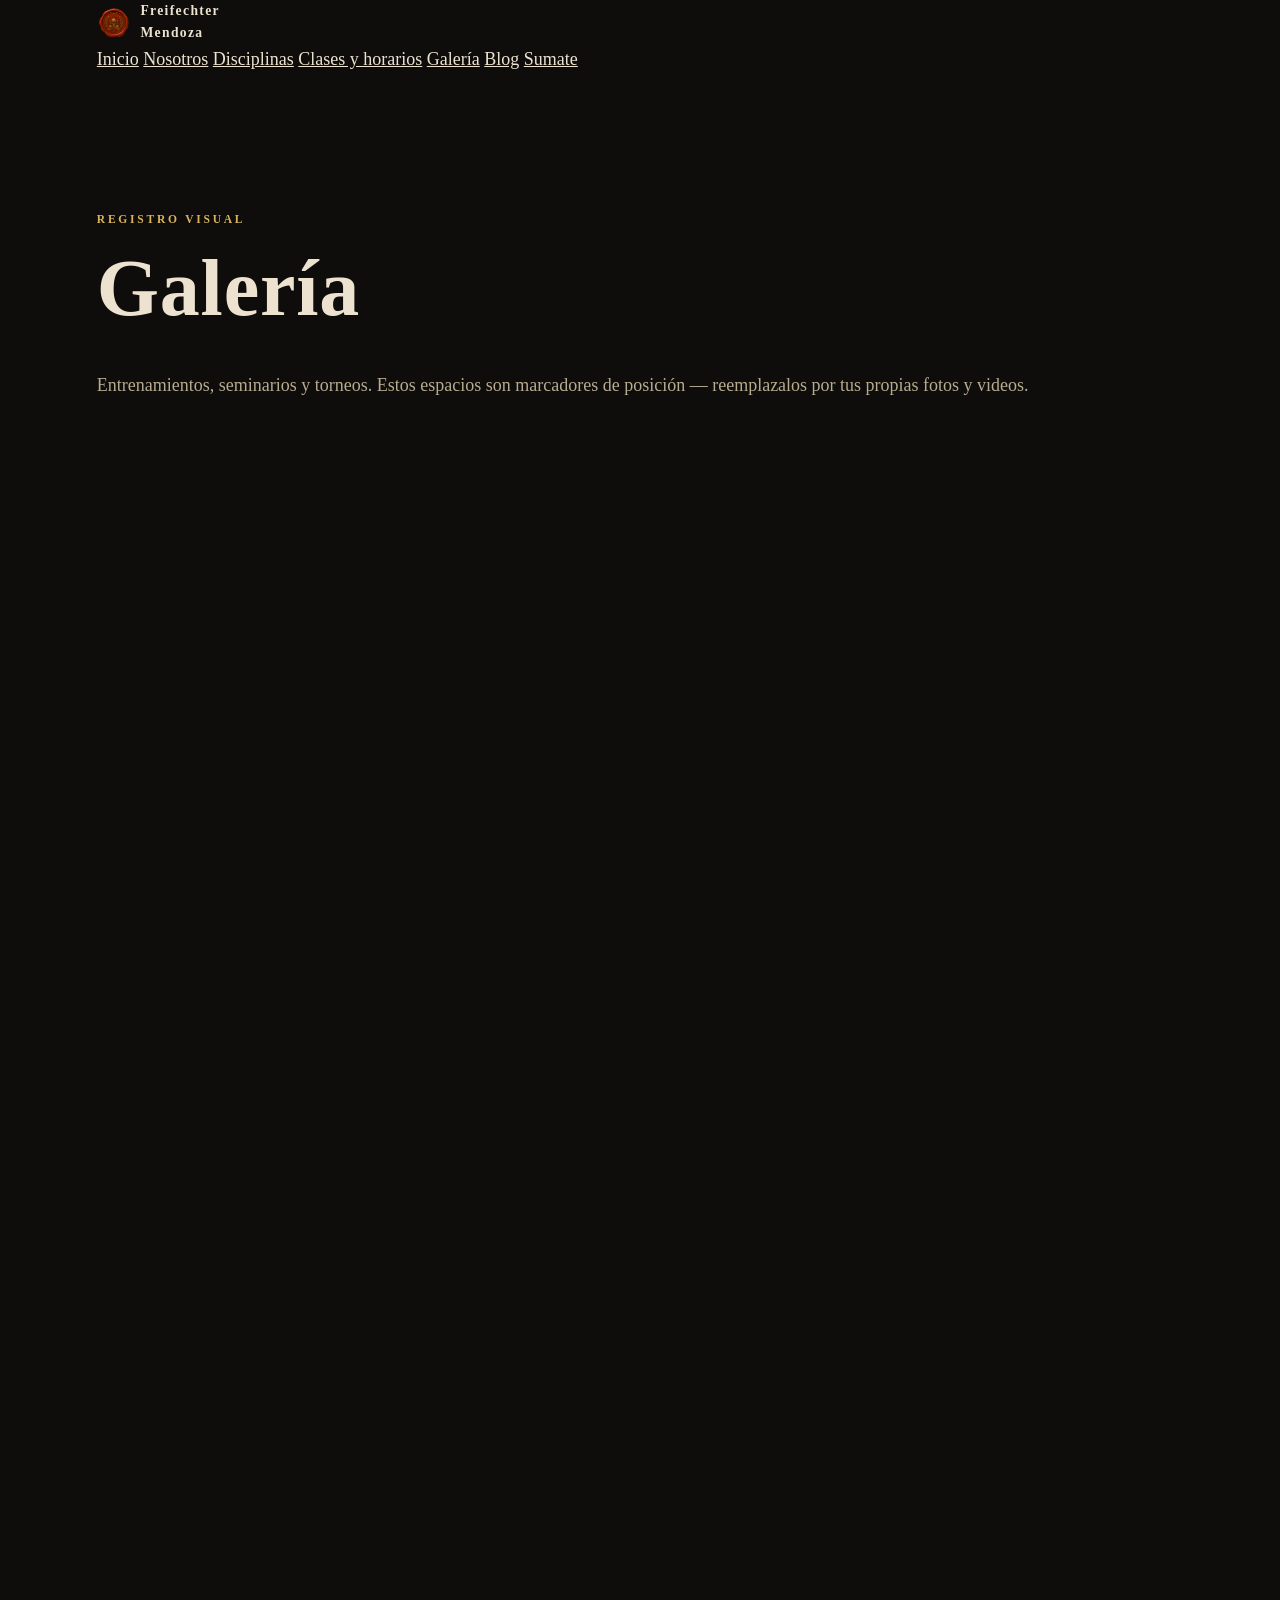
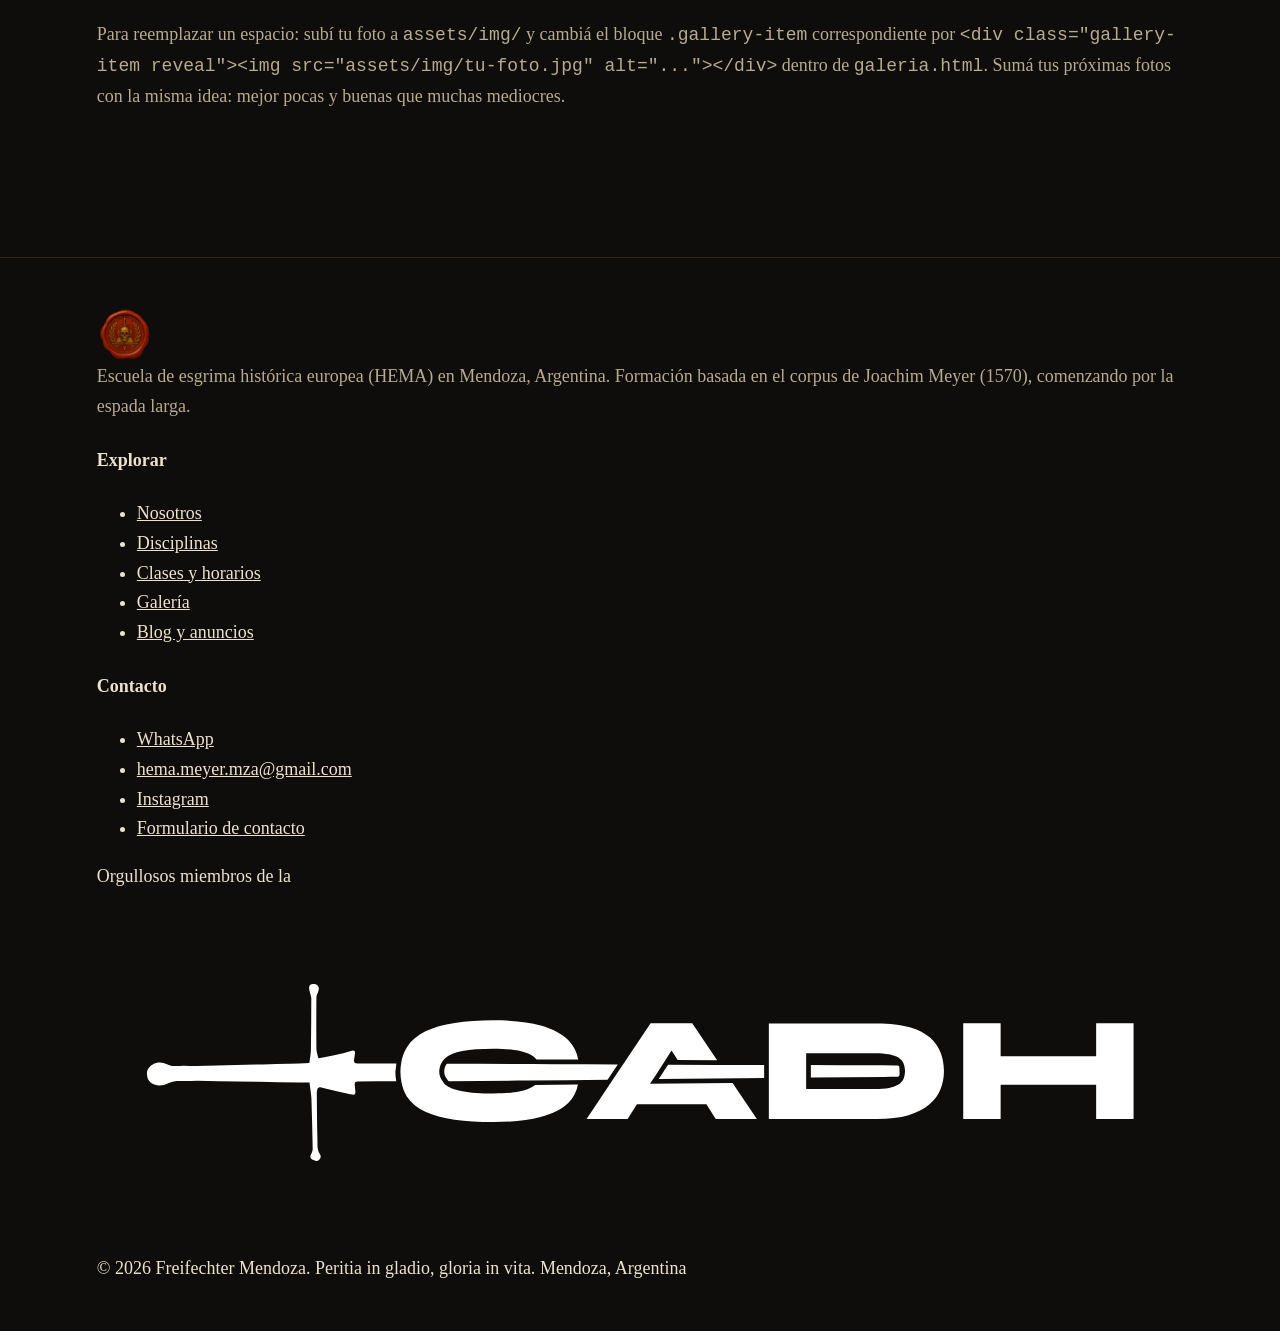
<file: galeria.html>
<!DOCTYPE html>
<html lang="es-AR">
<head>
<meta charset="UTF-8">
<meta name="viewport" content="width=device-width, initial-scale=1.0">
<title>Galería · Freifechter Mendoza</title>
<meta name="description" content="Fotos y videos de entrenamientos, seminarios y torneos de Freifechter Mendoza.">
<link rel="canonical" href="https://freifechter.ar/galeria.html">
<meta property="og:type" content="website">
<meta property="og:site_name" content="Freifechter Mendoza">
<meta property="og:title" content="Galería · Freifechter Mendoza">
<meta property="og:description" content="Fotos y videos de entrenamientos, seminarios y torneos de Freifechter Mendoza.">
<meta property="og:image" content="https://freifechter.ar/assets/img/og-image.jpg">
<meta property="og:url" content="https://freifechter.ar/galeria.html">
<meta property="og:locale" content="es_AR">
<meta name="twitter:card" content="summary_large_image">
<meta name="twitter:title" content="Galería · Freifechter Mendoza">
<meta name="twitter:description" content="Fotos y videos de entrenamientos, seminarios y torneos de Freifechter Mendoza.">
<meta name="twitter:image" content="https://freifechter.ar/assets/img/og-image.jpg">
<link rel="icon" type="image/png" href="assets/img/logo-icon.png">
<link rel="stylesheet" href="assets/css/style.css">
</head>
<body>
<header class="site-header">
  <div class="container">
    <a href="index.html" class="brand">
      <img src="assets/img/logo-icon.png" alt="Escudo Freifechter Mendoza">
      <span class="brand-word">Freifechter<br>Mendoza</span>
    </a>
    <button class="nav-toggle" aria-label="Abrir menú" aria-expanded="false">☰</button>
    <nav class="main-nav">
      <a href="index.html" class="">Inicio</a>
      <a href="nosotros.html" class="">Nosotros</a>
      <a href="disciplinas.html" class="">Disciplinas</a>
      <a href="horarios.html" class="">Clases y horarios</a>
      <a href="galeria.html" class="active">Galería</a>
      <a href="blog.html" class="">Blog</a>
      <a href="contacto.html" class="">Sumate</a>
    </nav>
  </div>
</header>
<section class="page-hero">
  <div class="container">
    <span class="eyebrow">Registro visual</span>
    <h1>Galería</h1>
    <p>Entrenamientos, seminarios y torneos. Estos espacios son marcadores de posición — reemplazalos por tus propias fotos y videos.</p>
  </div>
</section>
<section>
  <div class="container">
    <div class="gallery-grid">
      <div class="gallery-item reveal"><img src="assets/img/gallery/entrenamiento-guardia.jpg" alt="Entrenamiento en guardia extendida, espada larga"></div>
      <div class="gallery-item reveal"><img src="assets/img/gallery/cruce-espadas.jpg" alt="Cruce de espadas durante un asalto de entrenamiento"></div>
      <div class="gallery-item reveal"><img src="assets/img/gallery/trabajo-cercano.jpg" alt="Trabajo a distancia corta durante un asalto"></div>
      <div class="gallery-item reveal"><img src="assets/img/gallery/espadas-equipo.jpg" alt="Espadas de entrenamiento del club"></div>
      <div class="gallery-item reveal"><div><svg class="placeholder-icon" viewBox="0 0 64 64" fill="none" stroke="currentColor" stroke-width="2"><rect x="8" y="14" width="48" height="36" rx="2"/><circle cx="22" cy="26" r="5"/><path d="M8,44 L24,30 L34,40 L46,26 L56,38"/></svg>Foto próximamente</div></div>
      <div class="gallery-item reveal"><div><svg class="placeholder-icon" viewBox="0 0 64 64" fill="none" stroke="currentColor" stroke-width="2"><rect x="8" y="14" width="48" height="36" rx="2"/><circle cx="22" cy="26" r="5"/><path d="M8,44 L24,30 L34,40 L46,26 L56,38"/></svg>Foto próximamente</div></div>
    </div>
    <p class="form-note" style="margin-top:2rem;">Para reemplazar un espacio: subí tu foto a <code>assets/img/</code> y cambiá el bloque <code>.gallery-item</code> correspondiente por <code>&lt;div class="gallery-item reveal"&gt;&lt;img src="assets/img/tu-foto.jpg" alt="..."&gt;&lt;/div&gt;</code> dentro de <code>galeria.html</code>. Sumá tus próximas fotos con la misma idea: mejor pocas y buenas que muchas mediocres.</p>
  </div>
</section>
<footer>
  <div class="container">
    <div class="footer-grid">
      <div class="footer-brand">
        <img src="assets/img/logo-icon.png" alt="Escudo Freifechter Mendoza" style="width:56px;height:56px;">
        <p>Escuela de esgrima histórica europea (HEMA) en Mendoza, Argentina. Formación basada en el corpus de Joachim Meyer (1570), comenzando por la espada larga.</p>
      </div>
      <div>
        <h4>Explorar</h4>
        <ul>
          <li><a href="nosotros.html">Nosotros</a></li>
          <li><a href="disciplinas.html">Disciplinas</a></li>
          <li><a href="horarios.html">Clases y horarios</a></li>
          <li><a href="galeria.html">Galería</a></li>
          <li><a href="blog.html">Blog y anuncios</a></li>
        </ul>
      </div>
      <div>
        <h4>Contacto</h4>
        <ul>
          <li><a href="https://wa.me/5492613629978?text=Hola%21%20Quiero%20probar%20una%20clase%20en%20Freifechter%20Mendoza." target="_blank" rel="noopener">WhatsApp</a></li>
          <li><a href="mailto:hema.meyer.mza@gmail.com">hema.meyer.mza@gmail.com</a></li>
          <li><a href="https://www.instagram.com/freifechtermendoza/" target="_blank" rel="noopener">Instagram</a></li>
          <li><a href="contacto.html">Formulario de contacto</a></li>
        </ul>
      </div>
    </div>
    <div class="footer-partners">
      <span>Orgullosos miembros de la</span>
      <a href="https://www.cadh-hema.com.ar" target="_blank" rel="noopener">
        <img src="assets/img/logo-cadh.svg" alt="Comunidad Argentina de HEMA">
      </a>
    </div>
    <div class="footer-bottom">
      <span>© <span id="year"></span> Freifechter Mendoza. Peritia in gladio, gloria in vita.</span>
      <span>Mendoza, Argentina</span>
    </div>
  </div>
</footer>
<script>document.getElementById('year').textContent = new Date().getFullYear();</script>
<script src="assets/js/main.js"></script>
</body>
</html>
</file>
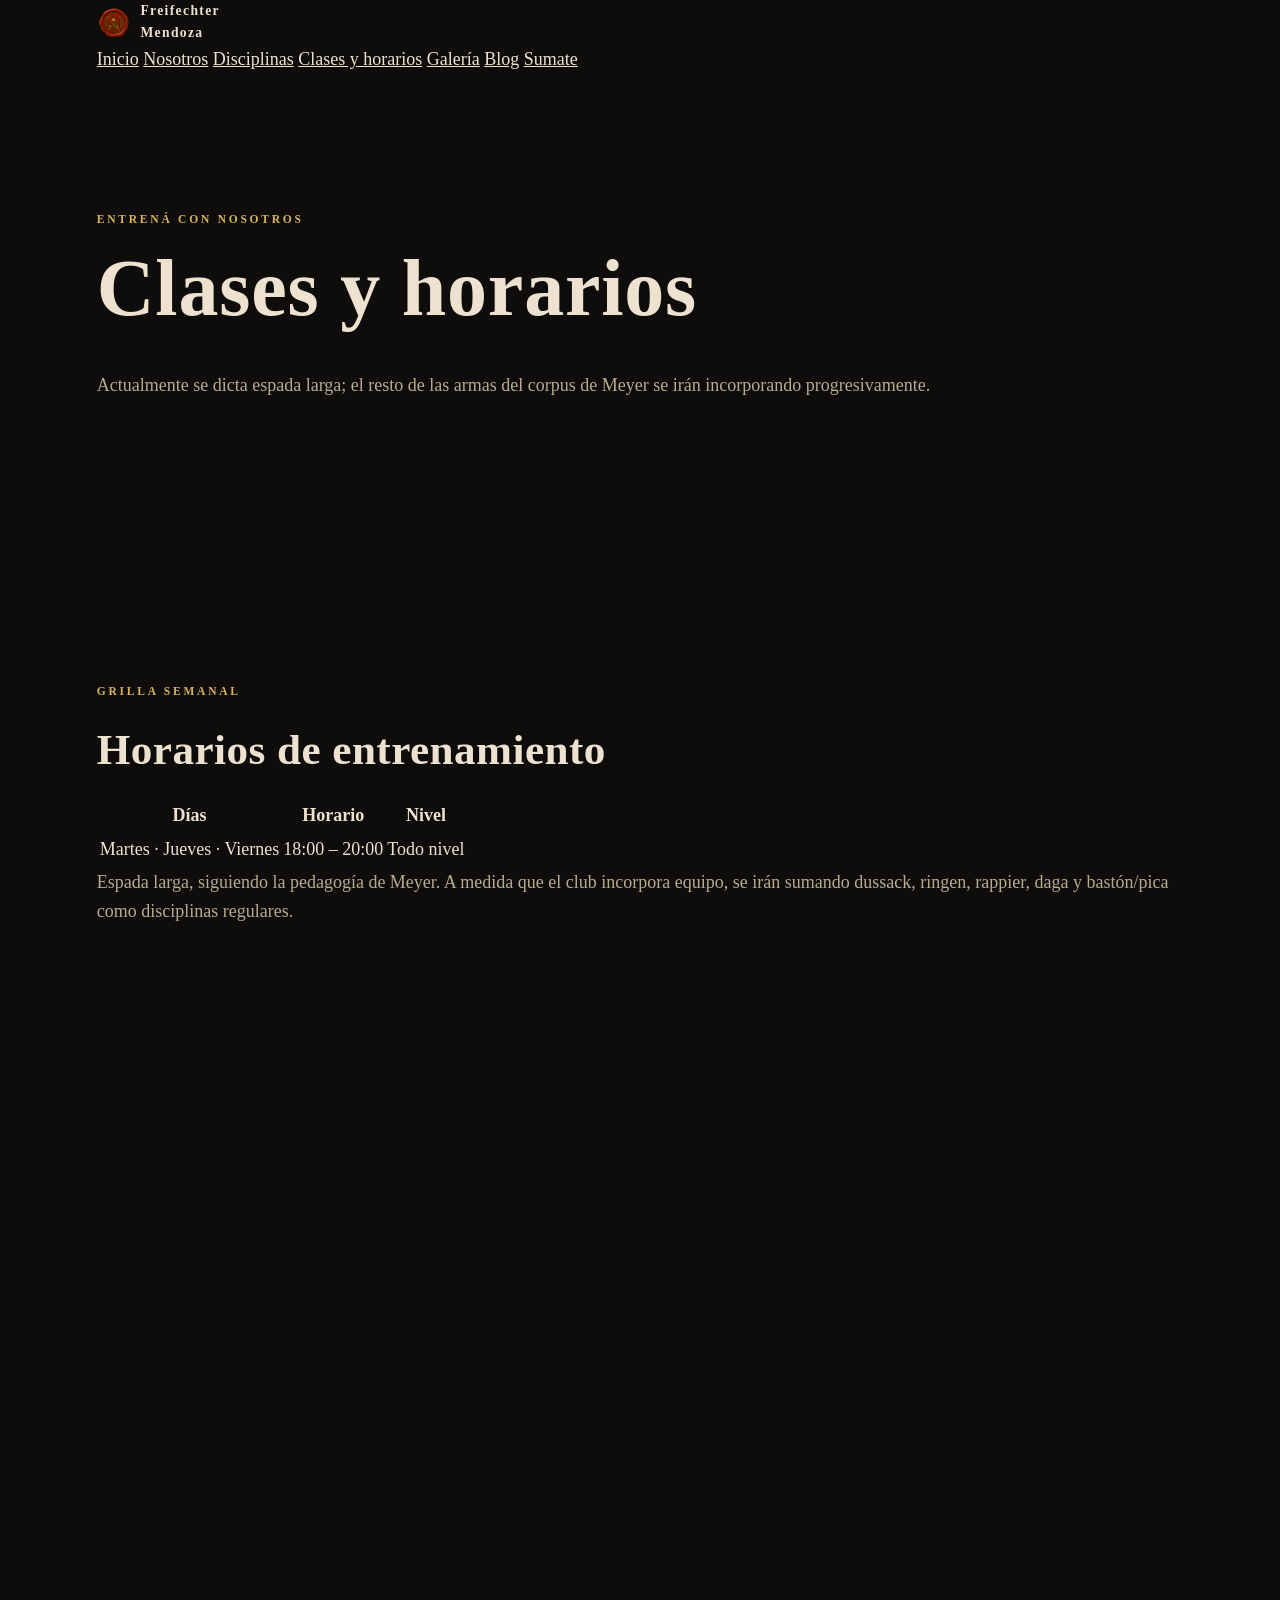
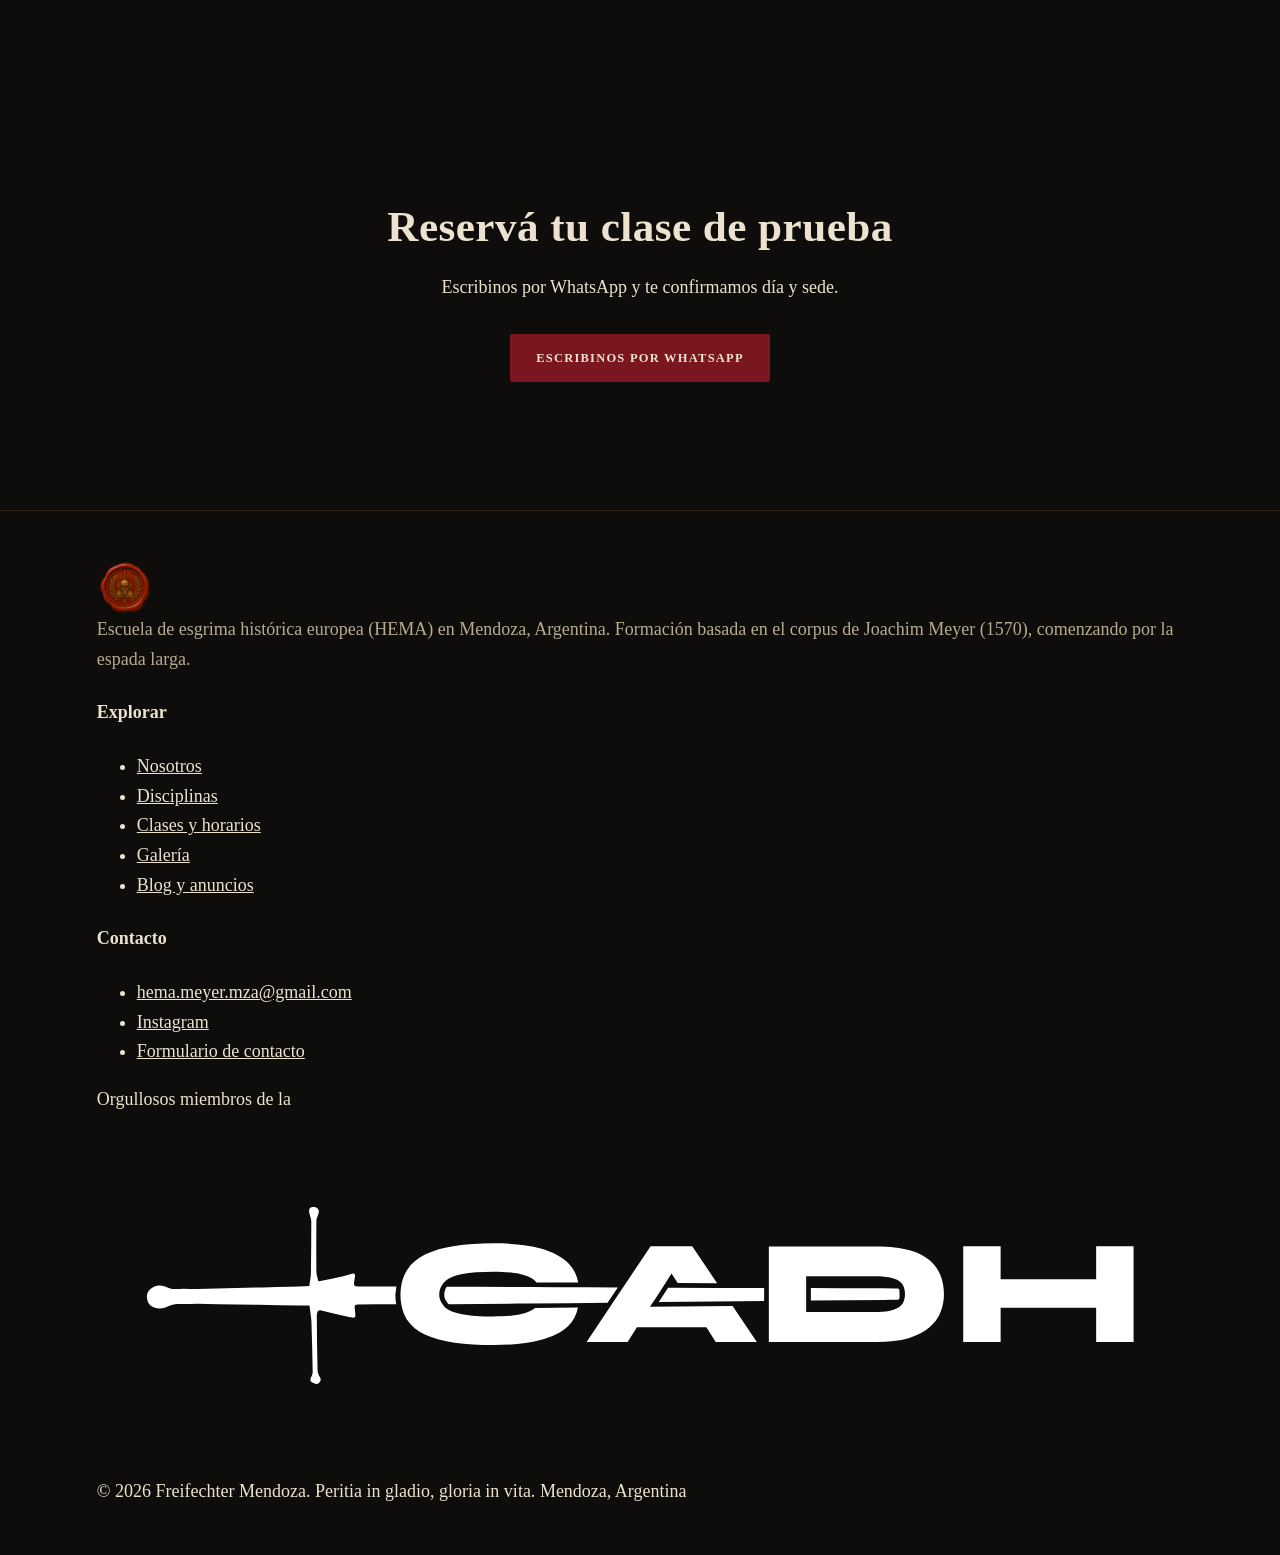
<file: horarios.html>
<!DOCTYPE html>
<html lang="es-AR">
<head>
<meta charset="UTF-8">
<meta name="viewport" content="width=device-width, initial-scale=1.0">
<title>Clases y horarios · Freifechter Mendoza</title>
<meta name="description" content="Horarios de entrenamiento y aranceles de Freifechter Mendoza.">
<link rel="canonical" href="https://freifechter.ar/horarios.html">
<meta property="og:type" content="website">
<meta property="og:site_name" content="Freifechter Mendoza">
<meta property="og:title" content="Clases y horarios · Freifechter Mendoza">
<meta property="og:description" content="Horarios de entrenamiento y aranceles de Freifechter Mendoza.">
<meta property="og:image" content="https://freifechter.ar/assets/img/og-image.jpg">
<meta property="og:url" content="https://freifechter.ar/horarios.html">
<meta property="og:locale" content="es_AR">
<meta name="twitter:card" content="summary_large_image">
<meta name="twitter:title" content="Clases y horarios · Freifechter Mendoza">
<meta name="twitter:description" content="Horarios de entrenamiento y aranceles de Freifechter Mendoza.">
<meta name="twitter:image" content="https://freifechter.ar/assets/img/og-image.jpg">
<link rel="icon" type="image/png" href="assets/img/logo-icon.png">
<link rel="stylesheet" href="assets/css/style.css">
</head>
<body>

<header class="site-header">
  <div class="container">
    <a href="index.html" class="brand">
      <img src="assets/img/logo-icon.png" alt="Escudo Freifechter Mendoza">
      <span class="brand-word">Freifechter<br>Mendoza</span>
    </a>
    <button class="nav-toggle" aria-label="Abrir menú" aria-expanded="false">☰</button>
    <nav class="main-nav">
      <a href="index.html" class="">Inicio</a>
      <a href="nosotros.html" class="">Nosotros</a>
      <a href="disciplinas.html" class="">Disciplinas</a>
      <a href="horarios.html" class="active">Clases y horarios</a>
      <a href="galeria.html" class="">Galería</a>
      <a href="blog.html" class="">Blog</a>
      <a href="contacto.html" class="">Sumate</a>
    </nav>
  </div>
</header>
<section class="page-hero">
  <div class="container">
    <span class="eyebrow">Entrená con nosotros</span>
    <h1>Clases y horarios</h1>
    <p>Actualmente se dicta espada larga; el resto de las armas del corpus de Meyer se irán incorporando progresivamente.</p>
  </div>
</section>

<section>
  <div class="container">
    <span class="eyebrow">Grilla semanal</span>
    <h2 style="margin-top:.4rem;margin-bottom:1.5rem;">Horarios de entrenamiento</h2>
    <table class="schedule">
      <tr><th>Días</th><th>Horario</th><th>Nivel</th></tr>
      <tr><td>Martes · Jueves · Viernes</td><td>18:00 – 20:00</td><td>Todo nivel</td></tr>
    </table>
    <p class="form-note">Espada larga, siguiendo la pedagogía de Meyer. A medida que el club incorpora equipo, se irán sumando dussack, ringen, rappier, daga y bastón/pica como disciplinas regulares.</p>
  </div>
</section>

<section class="section-alt">
  <div class="container split">
    <div class="reveal">
      <span class="eyebrow">Aranceles</span>
      <h2 style="margin-bottom:1.5rem;">Cuota mensual</h2>
      <div class="card">
        <h3>Mensual — acceso completo</h3>
        <p style="color:var(--gold-light);font-family:var(--display);font-size:1.8rem;margin-bottom:.6rem;">$42.000</p>
        <p>Incluye las tres clases semanales y equipo de práctica.</p>
      </div>
    </div>
    <div class="reveal">
      <span class="eyebrow">Ubicación</span>
      <h2 style="margin-bottom:1.5rem;">Dónde entrenamos</h2>
      <div class="map-frame">
        <iframe src="https://www.google.com/maps?q=-32.9106794,-68.8632661&hl=es&z=15&output=embed" loading="lazy" title="Ubicación Freifechter Mendoza"></iframe>
      </div>
      <a href="https://maps.app.goo.gl/nJZAB4cJ3z2qL3cm6" target="_blank" rel="noopener" class="btn" style="margin-top:1rem;">Ver en Google Maps</a>
    </div>
  </div>
</section>

<section style="text-align:center;">
  <div class="container">
    <h2>Reservá tu clase de prueba</h2>
    <p style="color:var(--text-soft);max-width:520px;margin:0 auto 2rem;">Escribinos por WhatsApp y te confirmamos día y sede.</p>
    <a href="https://wa.me/5492613629978?text=Hola%21%20Quiero%20probar%20una%20clase%20en%20Freifechter%20Mendoza." target="_blank" rel="noopener" class="btn solid">Escribinos por WhatsApp</a>
  </div>
</section>
<footer>
  <div class="container">
    <div class="footer-grid">
      <div class="footer-brand">
        <img src="assets/img/logo-icon.png" alt="Escudo Freifechter Mendoza" style="width:56px;height:56px;">
        <p>Escuela de esgrima histórica europea (HEMA) en Mendoza, Argentina. Formación basada en el corpus de Joachim Meyer (1570), comenzando por la espada larga.</p>
      </div>
      <div>
        <h4>Explorar</h4>
        <ul>
          <li><a href="nosotros.html">Nosotros</a></li>
          <li><a href="disciplinas.html">Disciplinas</a></li>
          <li><a href="horarios.html">Clases y horarios</a></li>
          <li><a href="galeria.html">Galería</a></li>
          <li><a href="blog.html">Blog y anuncios</a></li>
        </ul>
      </div>
      <div>
        <h4>Contacto</h4>
        <ul>
          <li><a href="mailto:hema.meyer.mza@gmail.com">hema.meyer.mza@gmail.com</a></li>
          <li><a href="https://www.instagram.com/freifechtermendoza/" target="_blank" rel="noopener">Instagram</a></li>
          <li><a href="contacto.html">Formulario de contacto</a></li>
        </ul>
      </div>
    </div>
    <div class="footer-partners">
      <span>Orgullosos miembros de la</span>
      <a href="https://www.cadh-hema.com.ar" target="_blank" rel="noopener">
        <img src="assets/img/logo-cadh.svg" alt="Comunidad Argentina de HEMA">
      </a>
    </div>
    <div class="footer-bottom">
      <span>© <span id="year"></span> Freifechter Mendoza. Peritia in gladio, gloria in vita.</span>
      <span>Mendoza, Argentina</span>
    </div>
  </div>
</footer>

<script>document.getElementById('year').textContent = new Date().getFullYear();</script>
<script src="assets/js/main.js"></script>
</body>
</html>
</file>
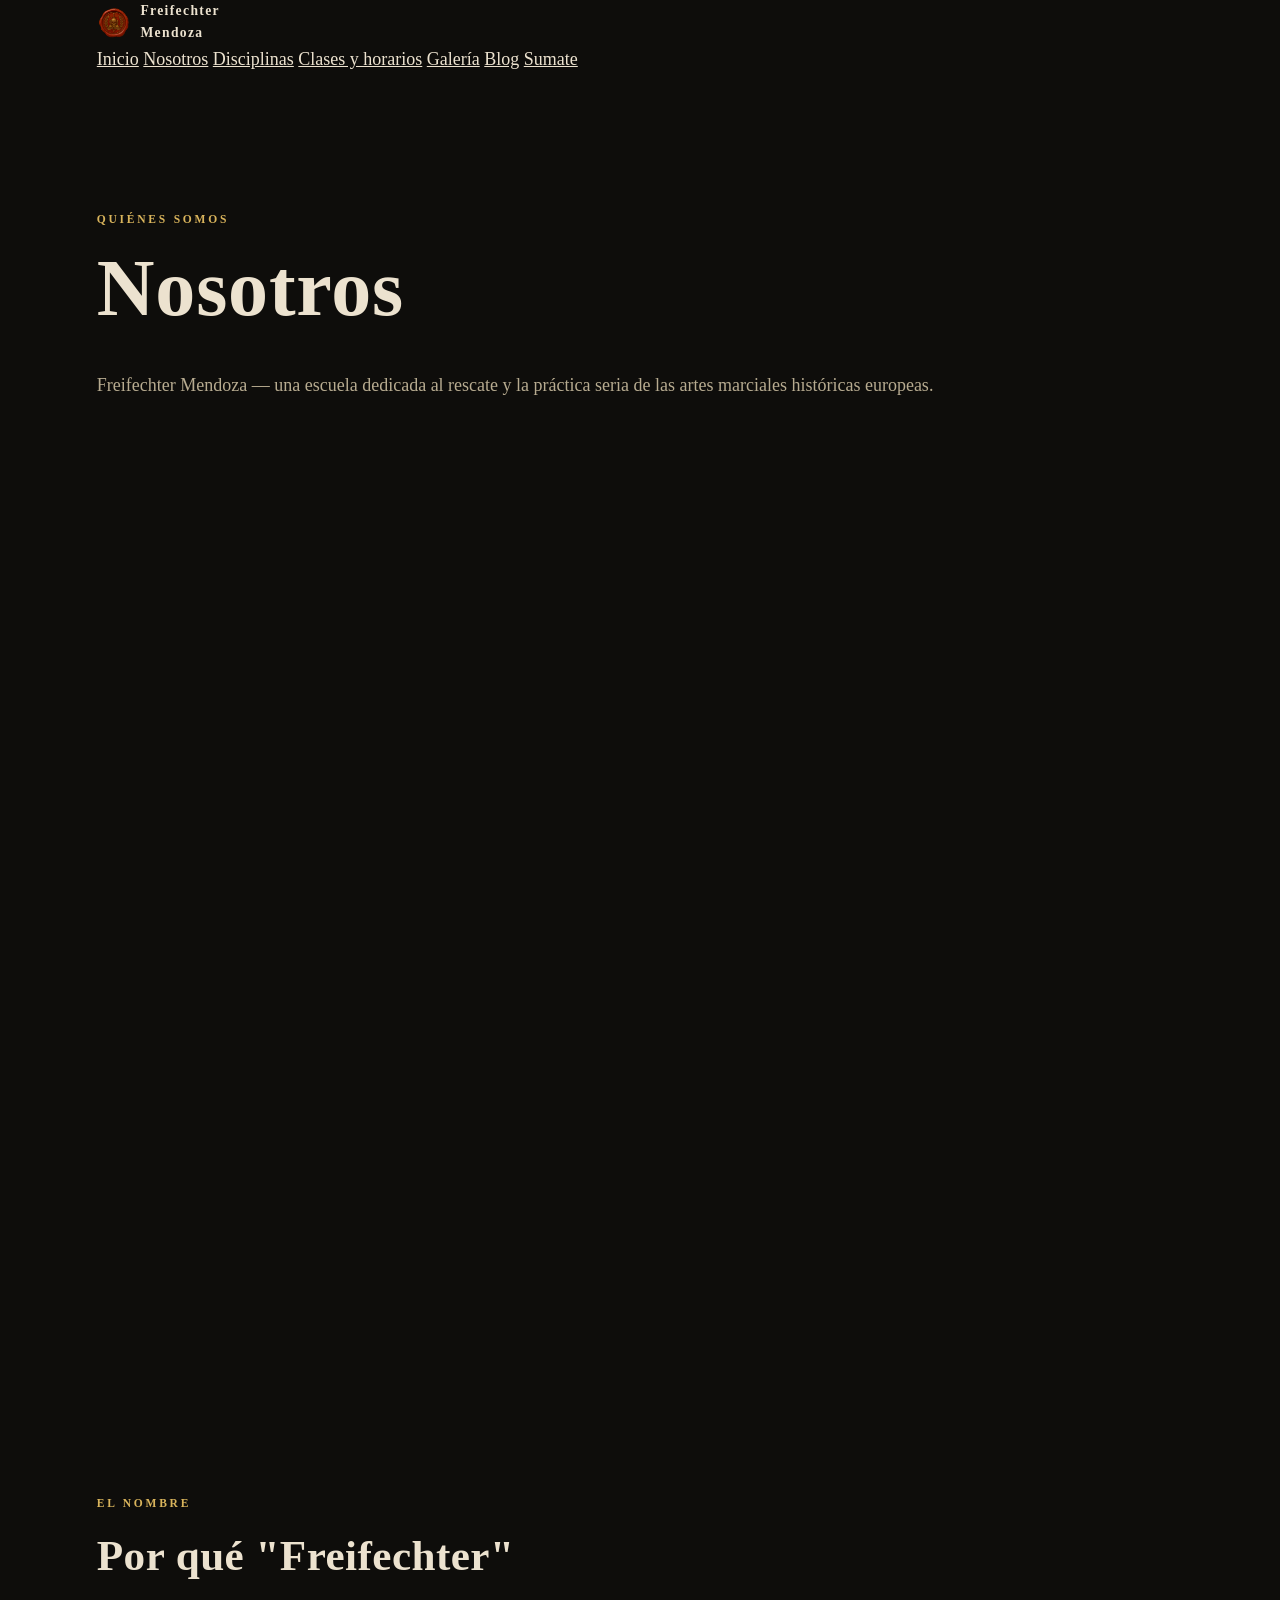
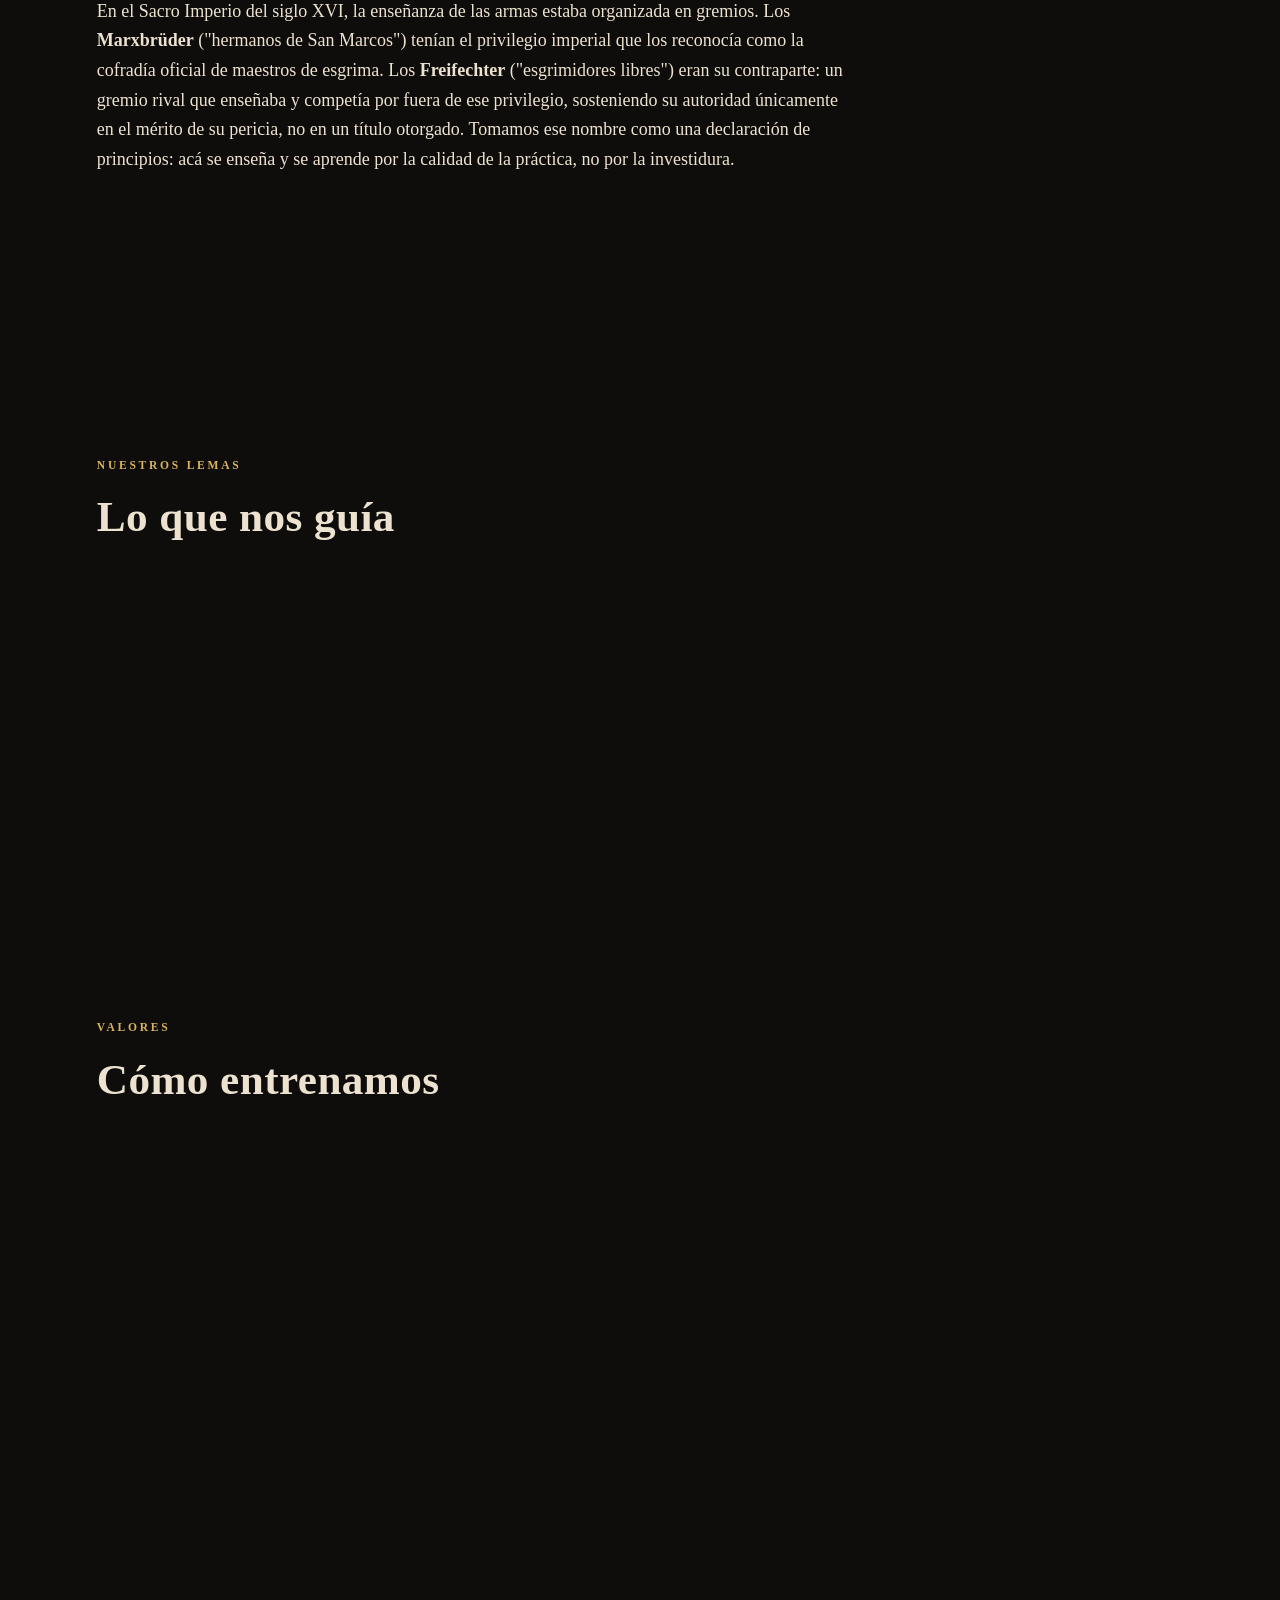
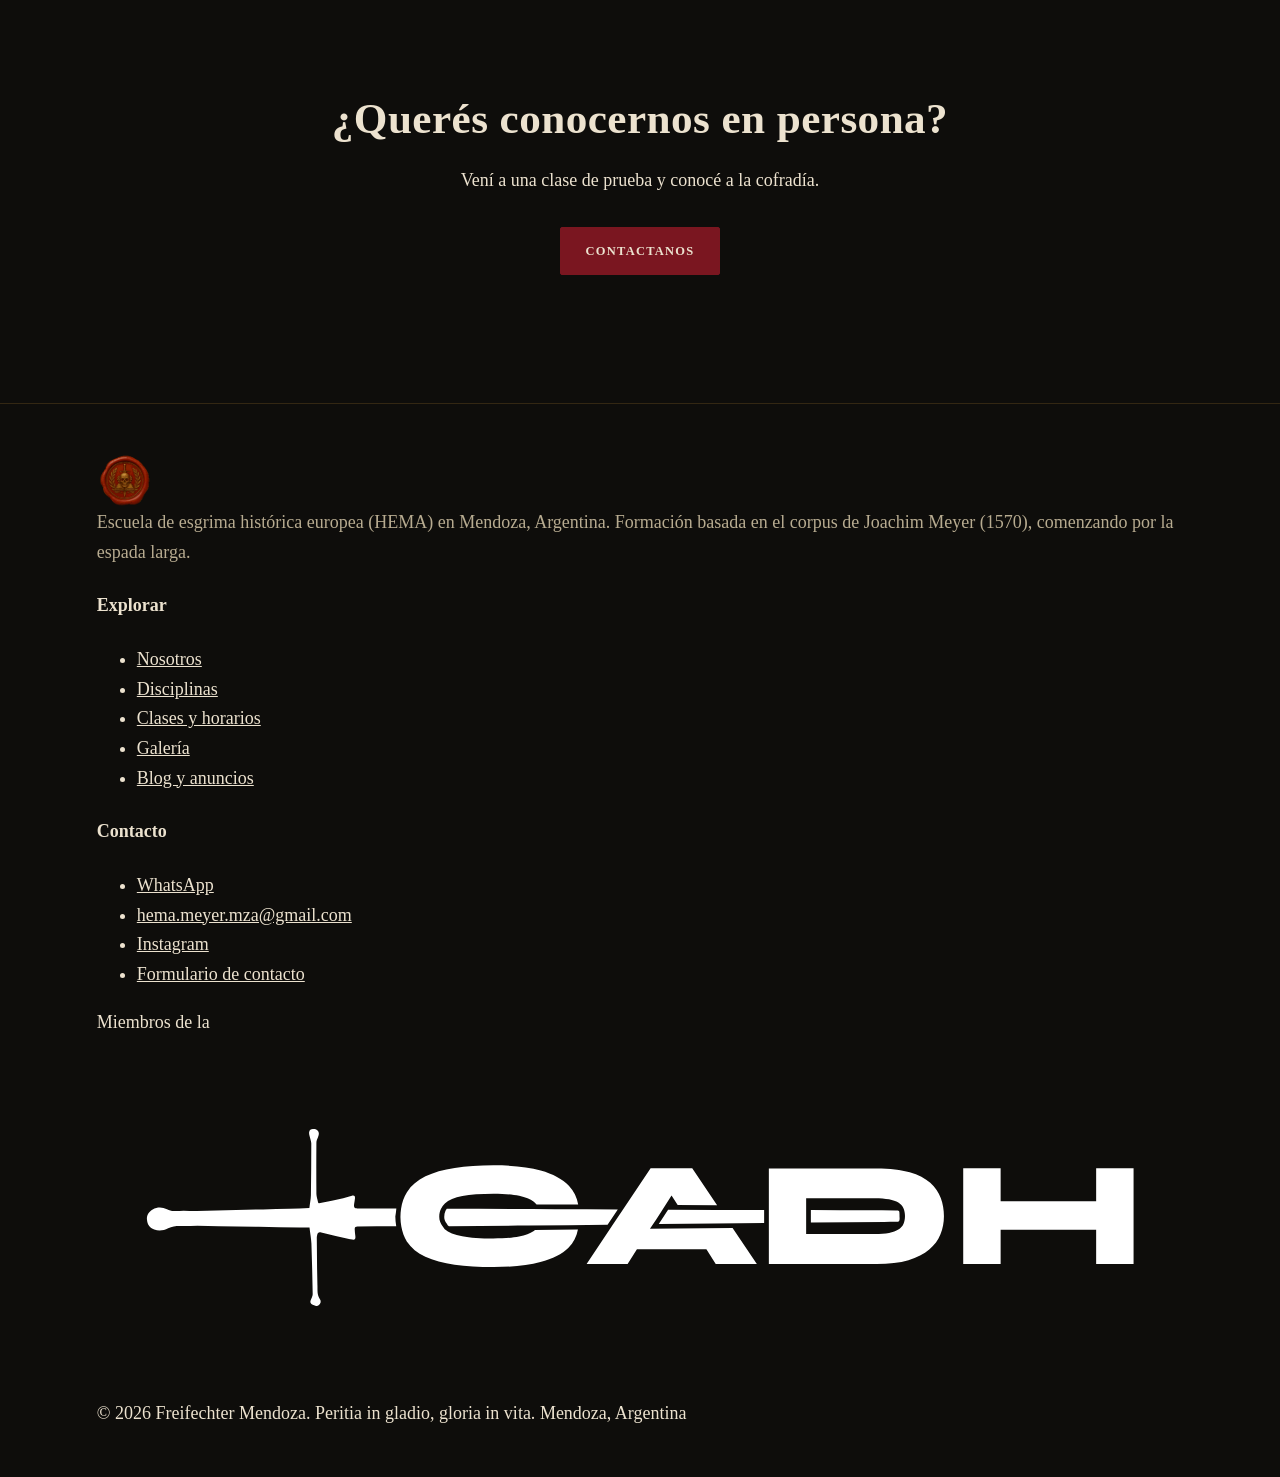
<file: nosotros.html>
<!DOCTYPE html>
<html lang="es-AR">
<head>
<meta charset="UTF-8">
<meta name="viewport" content="width=device-width, initial-scale=1.0">
<title>Nosotros · Freifechter Mendoza</title>
<meta name="description" content="Historia, valores y filosofía de Freifechter Mendoza.">
<link rel="canonical" href="https://freifechter.ar/nosotros.html">
<meta property="og:type" content="website">
<meta property="og:site_name" content="Freifechter Mendoza">
<meta property="og:title" content="Nosotros · Freifechter Mendoza">
<meta property="og:description" content="Historia, valores y filosofía de Freifechter Mendoza.">
<meta property="og:image" content="https://freifechter.ar/assets/img/og-image.jpg">
<meta property="og:url" content="https://freifechter.ar/nosotros.html">
<meta property="og:locale" content="es_AR">
<meta name="twitter:card" content="summary_large_image">
<meta name="twitter:title" content="Nosotros · Freifechter Mendoza">
<meta name="twitter:description" content="Historia, valores y filosofía de Freifechter Mendoza.">
<meta name="twitter:image" content="https://freifechter.ar/assets/img/og-image.jpg">
<link rel="icon" type="image/png" href="assets/img/logo-icon.png">
<link rel="stylesheet" href="assets/css/style.css">
</head>
<body>

<header class="site-header">
  <div class="container">
    <a href="index.html" class="brand">
      <img src="assets/img/logo-icon.png" alt="Escudo Freifechter Mendoza">
      <span class="brand-word">Freifechter<br>Mendoza</span>
    </a>
    <button class="nav-toggle" aria-label="Abrir menú" aria-expanded="false">☰</button>
    <nav class="main-nav">
      <a href="index.html" class="">Inicio</a>
      <a href="nosotros.html" class="active">Nosotros</a>
      <a href="disciplinas.html" class="">Disciplinas</a>
      <a href="horarios.html" class="">Clases y horarios</a>
      <a href="galeria.html" class="">Galería</a>
      <a href="blog.html" class="">Blog</a>
      <a href="contacto.html" class="">Sumate</a>
    </nav>
  </div>
</header>
<section class="page-hero">
  <div class="container">
    <span class="eyebrow">Quiénes somos</span>
    <h1>Nosotros</h1>
    <p>Freifechter Mendoza — una escuela dedicada al rescate y la práctica seria de las artes marciales históricas europeas.</p>
  </div>
</section>

<section>
  <div class="container split">
    <div class="reveal">
      <span class="eyebrow">Nuestra historia</span>
      <h2>De la biblioteca a la sala de armas</h2>
      <p style="color:var(--text-soft);">Freifechter Mendoza nace de la voluntad de un grupo de practicantes de estudiar los tratados de esgrima del Renacimiento y llevarlos al cuerpo: no como reconstitución teatral, sino como sistema marcial vivo, verificable y entrenable.</p>
      <p style="color:var(--text-soft);">Con sede en Mendoza, Argentina, trabajamos principalmente sobre el corpus de <strong>Joachim Meyer</strong> (1570) — el gran sistematizador tardío de la tradición alemana, cuya obra <em>Gründtliche Beschreibung der Kunst des Fechtens</em> describe espada larga, dussack, ringen (lucha), rappier, daga y bastón/pica con un método pedagógico propio. Seguimos ese mismo orden: se empieza por la espada larga, y a medida que el club incorpora el equipo necesario, se suman progresivamente el resto de las armas.</p>
    </div>
    <div class="reveal" style="text-align:center;">
      <img src="assets/img/logo.png" alt="Escudo Freifechter Mendoza" style="max-width:280px;margin:0 auto;">
    </div>
  </div>
</section>

<section class="section-alt">
  <div class="container">
    <span class="eyebrow">El nombre</span>
    <h2 style="margin-bottom:1rem;">Por qué "Freifechter"</h2>
    <p style="color:var(--text-soft);max-width:760px;">En el Sacro Imperio del siglo XVI, la enseñanza de las armas estaba organizada en gremios. Los <strong>Marxbrüder</strong> ("hermanos de San Marcos") tenían el privilegio imperial que los reconocía como la cofradía oficial de maestros de esgrima. Los <strong>Freifechter</strong> ("esgrimidores libres") eran su contraparte: un gremio rival que enseñaba y competía por fuera de ese privilegio, sosteniendo su autoridad únicamente en el mérito de su pericia, no en un título otorgado. Tomamos ese nombre como una declaración de principios: acá se enseña y se aprende por la calidad de la práctica, no por la investidura.</p>
  </div>
</section>

<section>
  <div class="container">
    <span class="eyebrow">Nuestros lemas</span>
    <h2 style="margin-bottom:2rem;">Lo que nos guía</h2>
    <div class="grid cols-2">
      <div class="card reveal">
        <h3 style="font-style:italic;">«In sapientia incipit victoria»</h3>
        <p>La victoria empieza en el conocimiento. Antes que la fuerza, el estudio: entender el arma, la distancia y al adversario.</p>
      </div>
      <div class="card reveal">
        <h3 style="font-style:italic;">«Peritia in gladio, gloria in vita»</h3>
        <p>Pericia con la espada, gloria en la vida. La disciplina de la sala de armas se lleva puesta afuera de ella.</p>
      </div>
    </div>
  </div>
</section>

<section class="section-alt">
  <div class="container">
    <span class="eyebrow">Valores</span>
    <h2 style="margin-bottom:2rem;">Cómo entrenamos</h2>
    <div class="grid cols-3">
      <div class="card reveal">
        <h3>Fidelidad a la fuente</h3>
        <p>Trabajamos directamente sobre el tratado de Meyer, con traducción y análisis técnico antes que interpretación libre.</p>
      </div>
      <div class="card reveal">
        <h3>Seguridad primero</h3>
        <p>Equipo de protección adecuado, progresión gradual de intensidad y control estricto en todo ejercicio de contacto.</p>
      </div>
      <div class="card reveal">
        <h3>Comunidad</h3>
        <p>Un espacio abierto a cualquier persona dispuesta a entrenar con seriedad, sin importar la experiencia previa. Además, somos parte de la <a href="https://www.cadh-hema.com.ar" target="_blank" rel="noopener" style="color:var(--gold-light);">Comunidad Argentina de HEMA</a>, junto a otras escuelas del país.</p>
      </div>
    </div>
  </div>
</section>

<section style="text-align:center;">
  <div class="container">
    <h2>¿Querés conocernos en persona?</h2>
    <p style="color:var(--text-soft);max-width:520px;margin:0 auto 2rem;">Vení a una clase de prueba y conocé a la cofradía.</p>
    <a href="contacto.html" class="btn solid">Contactanos</a>
  </div>
</section>
<footer>
  <div class="container">
    <div class="footer-grid">
      <div class="footer-brand">
        <img src="assets/img/logo-icon.png" alt="Escudo Freifechter Mendoza" style="width:56px;height:56px;">
        <p>Escuela de esgrima histórica europea (HEMA) en Mendoza, Argentina. Formación basada en el corpus de Joachim Meyer (1570), comenzando por la espada larga.</p>
      </div>
      <div>
        <h4>Explorar</h4>
        <ul>
          <li><a href="nosotros.html">Nosotros</a></li>
          <li><a href="disciplinas.html">Disciplinas</a></li>
          <li><a href="horarios.html">Clases y horarios</a></li>
          <li><a href="galeria.html">Galería</a></li>
          <li><a href="blog.html">Blog y anuncios</a></li>
        </ul>
      </div>
      <div>
        <h4>Contacto</h4>
        <ul>
          <li><a href="https://wa.me/5492613629978?text=Hola%21%20Quiero%20probar%20una%20clase%20en%20Freifechter%20Mendoza." target="_blank" rel="noopener">WhatsApp</a></li>
          <li><a href="mailto:hema.meyer.mza@gmail.com">hema.meyer.mza@gmail.com</a></li>
          <li><a href="https://www.instagram.com/freifechtermendoza/" target="_blank" rel="noopener">Instagram</a></li>
          <li><a href="contacto.html">Formulario de contacto</a></li>
        </ul>
      </div>
    </div>
    <div class="footer-partners">
      <span>Miembros de la</span>
      <a href="https://www.cadh-hema.com.ar" target="_blank" rel="noopener">
        <img src="assets/img/logo-cadh.svg" alt="Comunidad Argentina de HEMA">
      </a>
    </div>
    <div class="footer-bottom">
      <span>© <span id="year"></span> Freifechter Mendoza. Peritia in gladio, gloria in vita.</span>
      <span>Mendoza, Argentina</span>
    </div>
  </div>
</footer>

<script>document.getElementById('year').textContent = new Date().getFullYear();</script>
<script src="assets/js/main.js"></script>
</body>
</html>
</file>
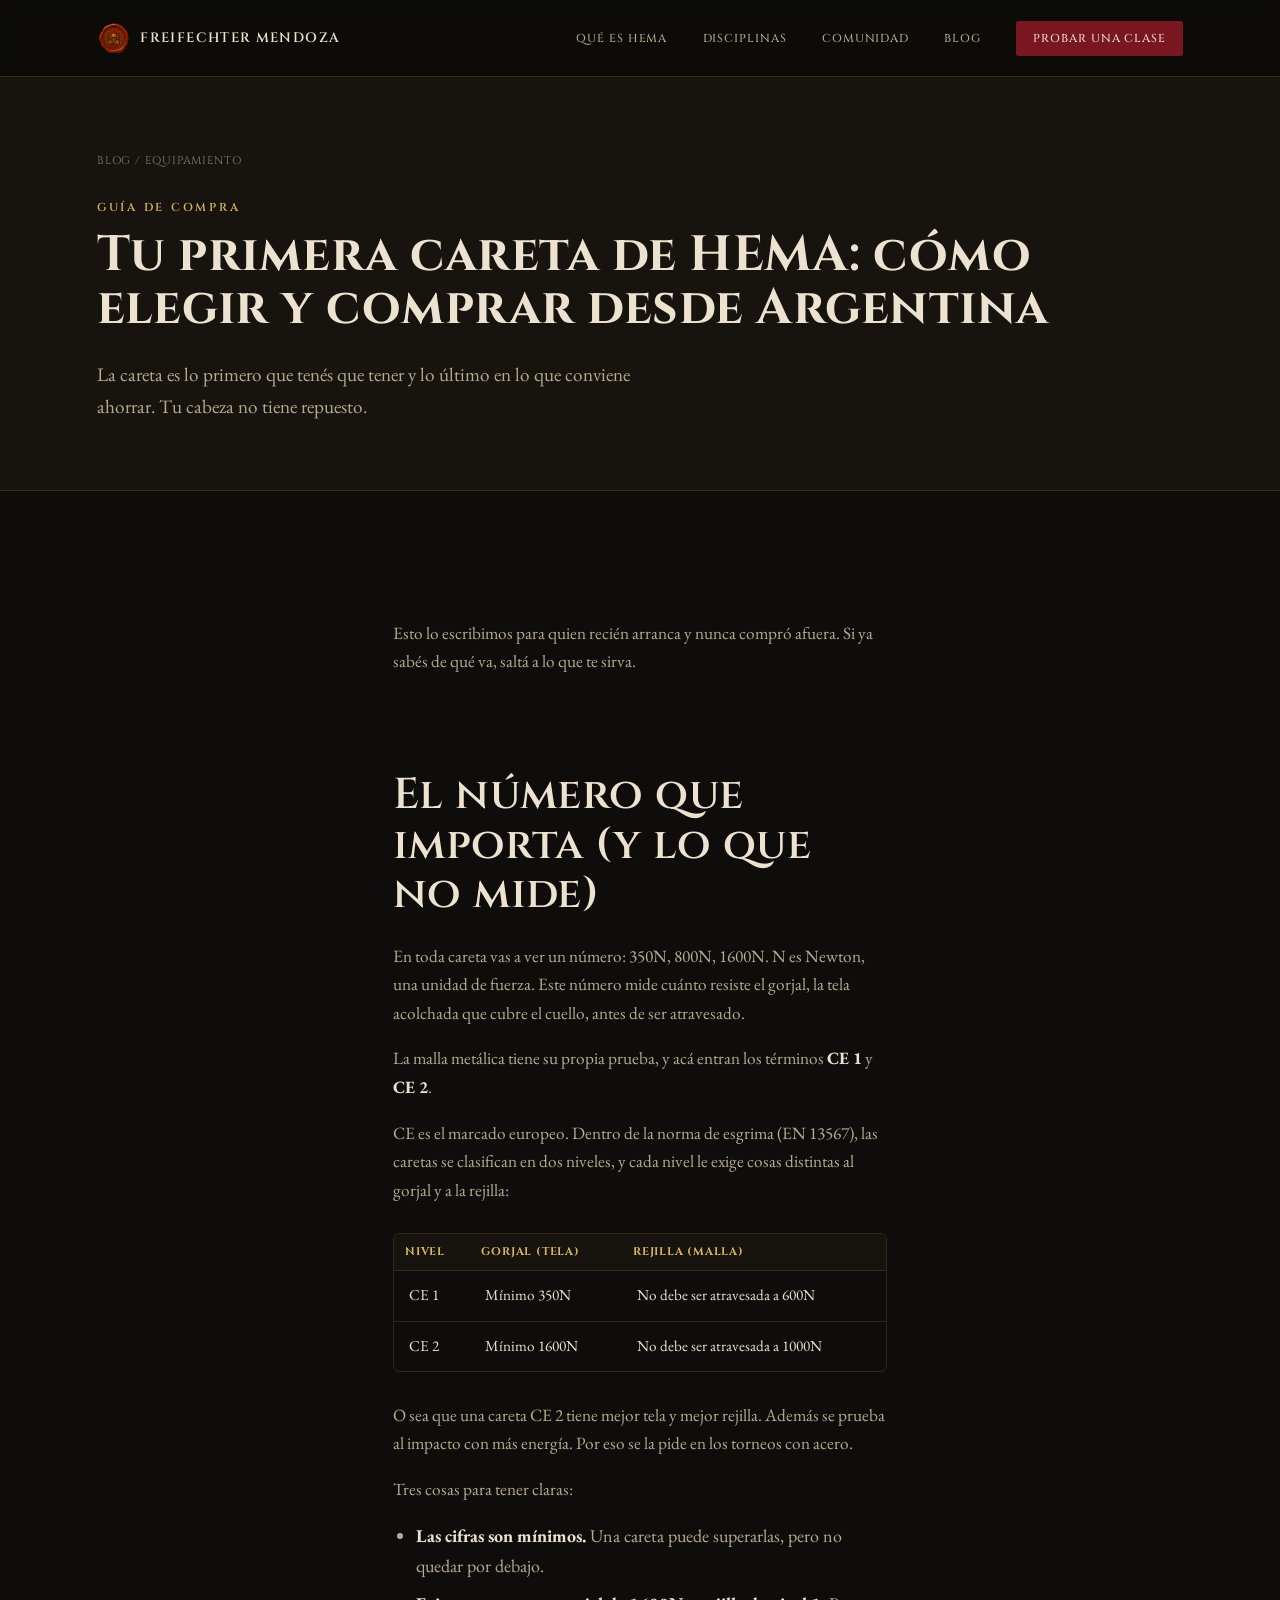
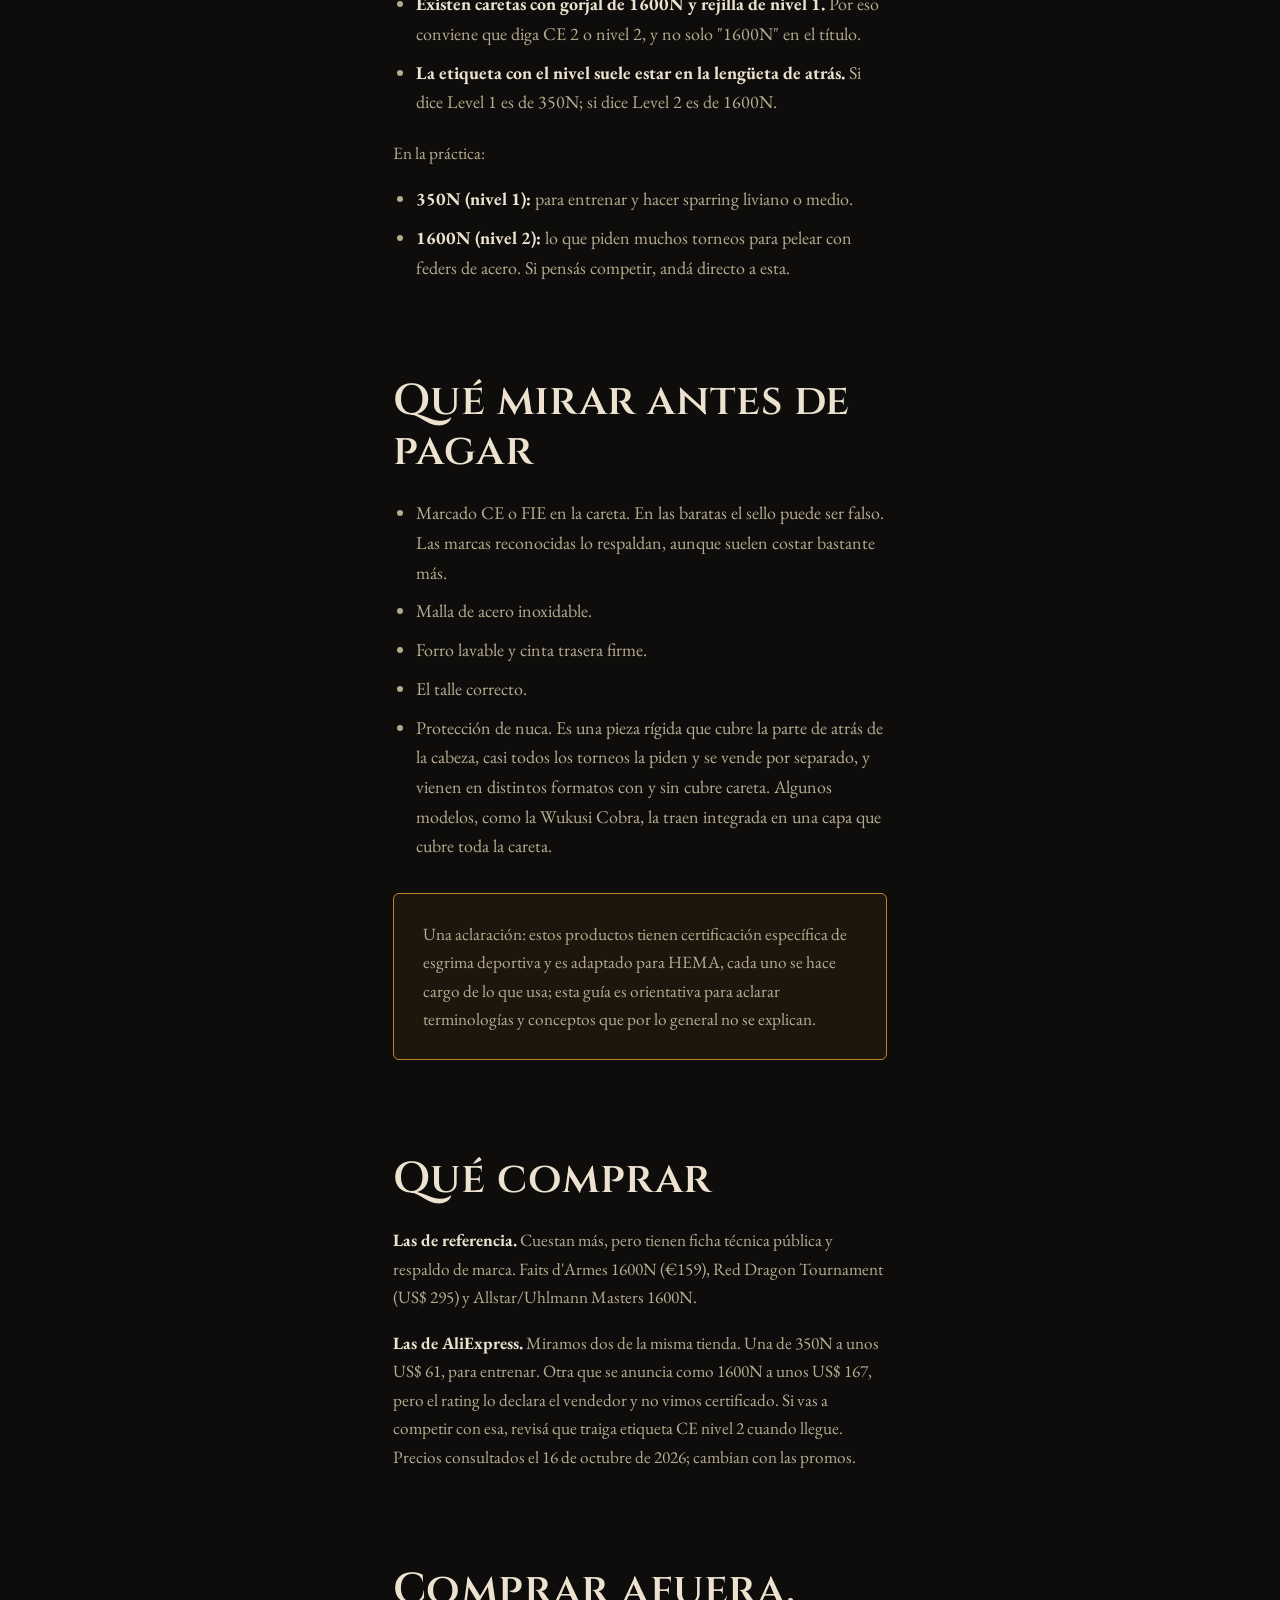
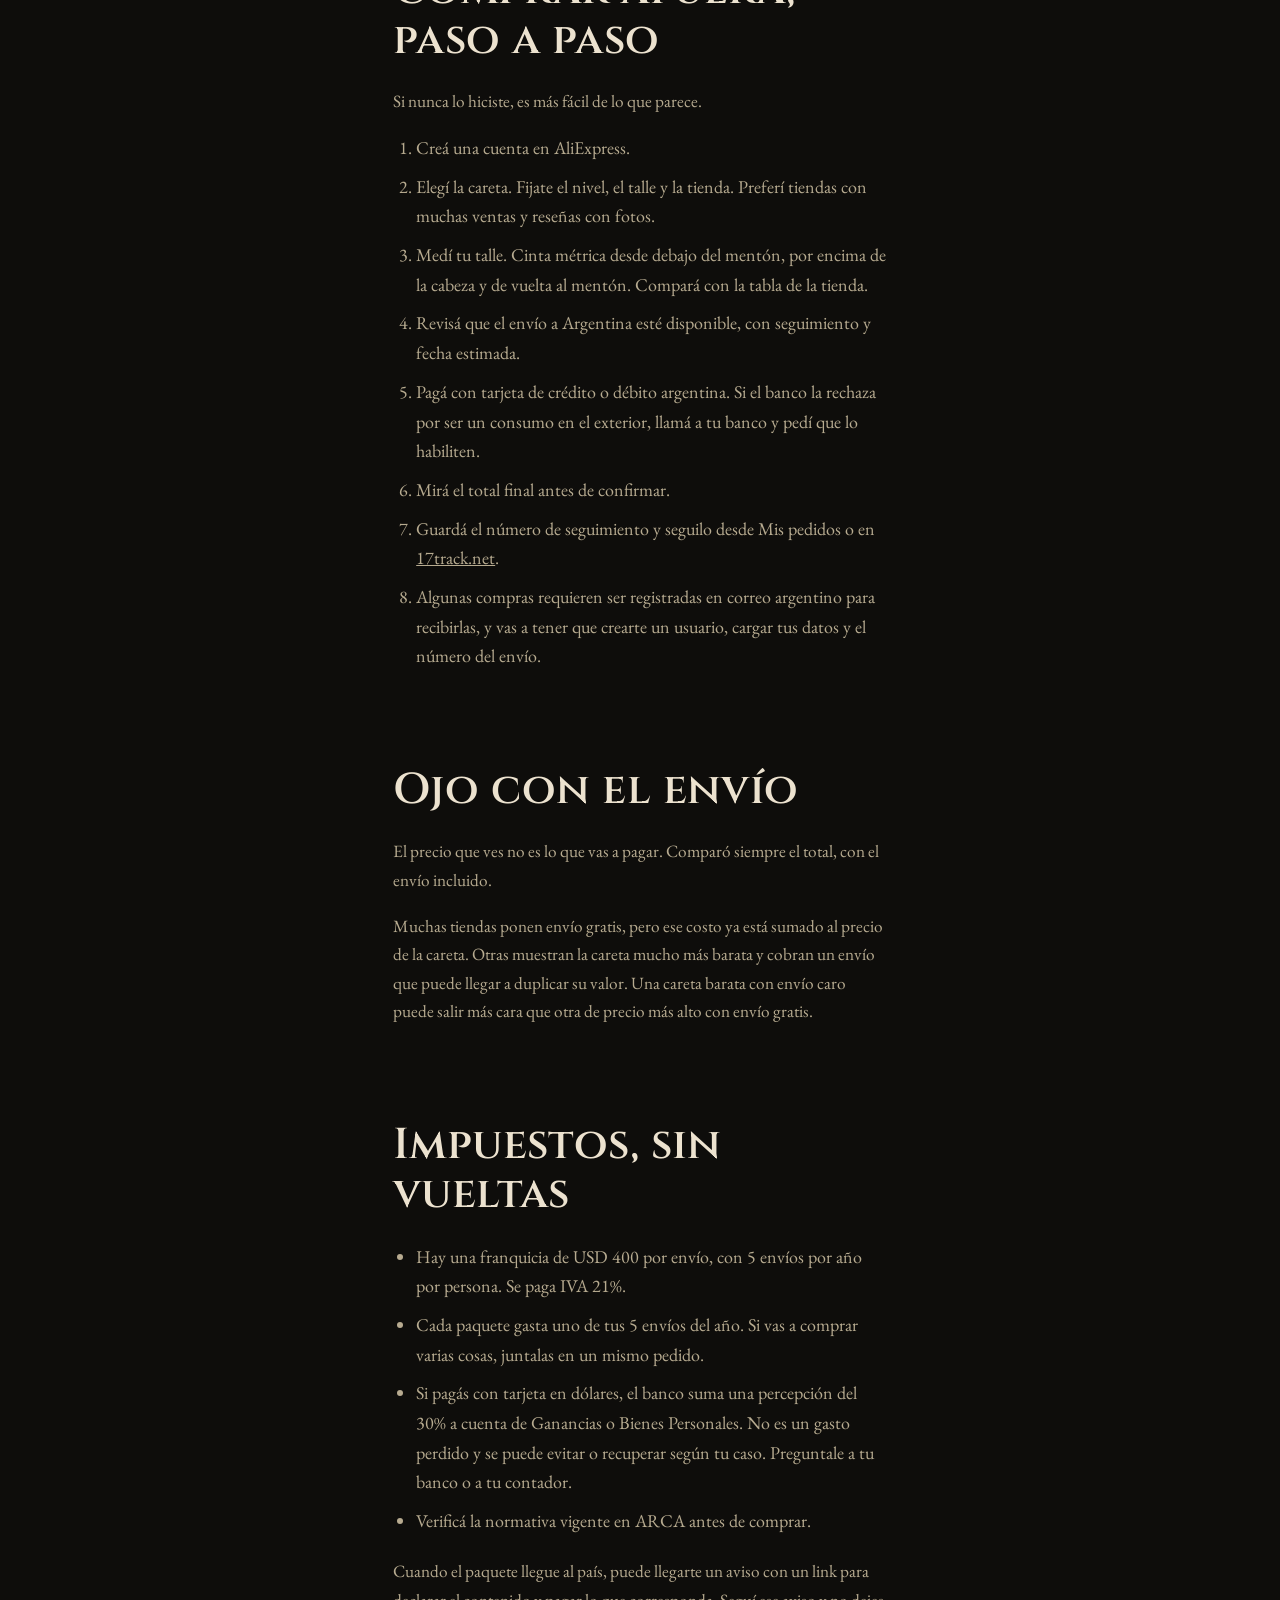
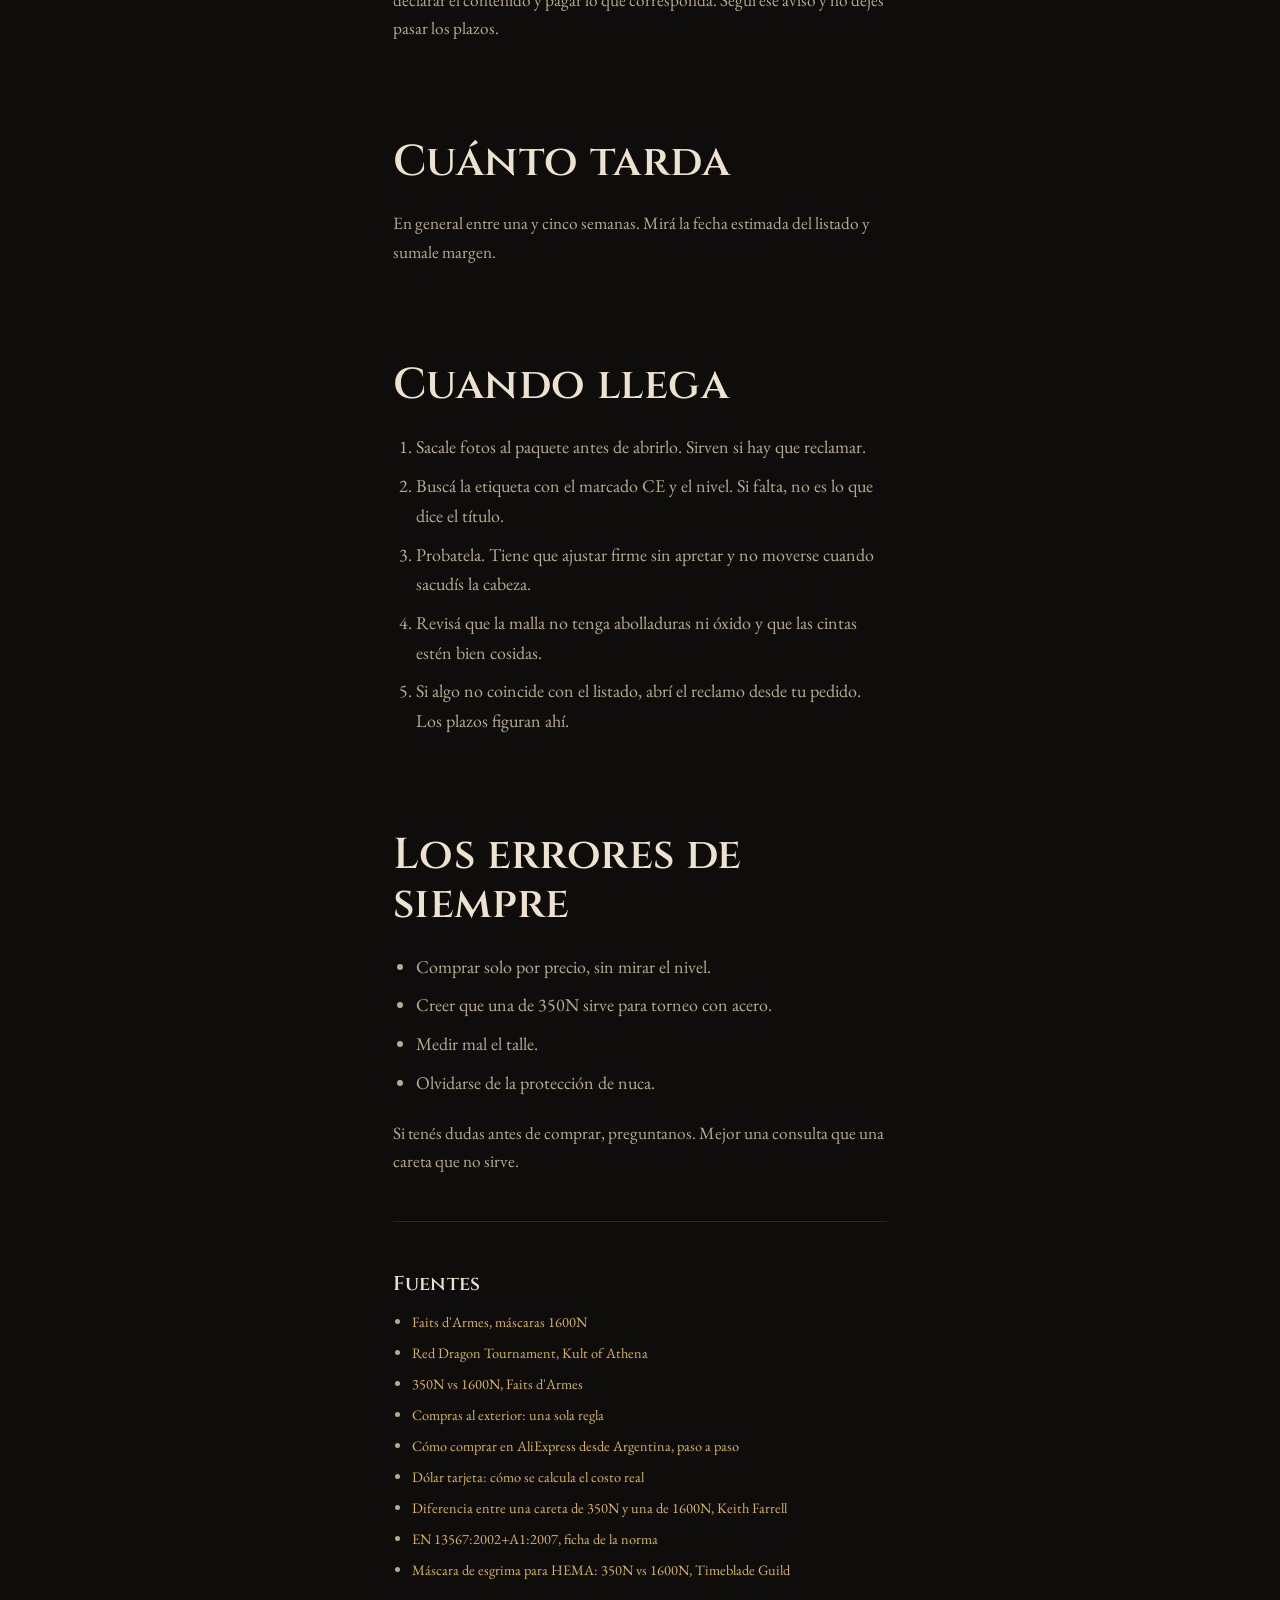
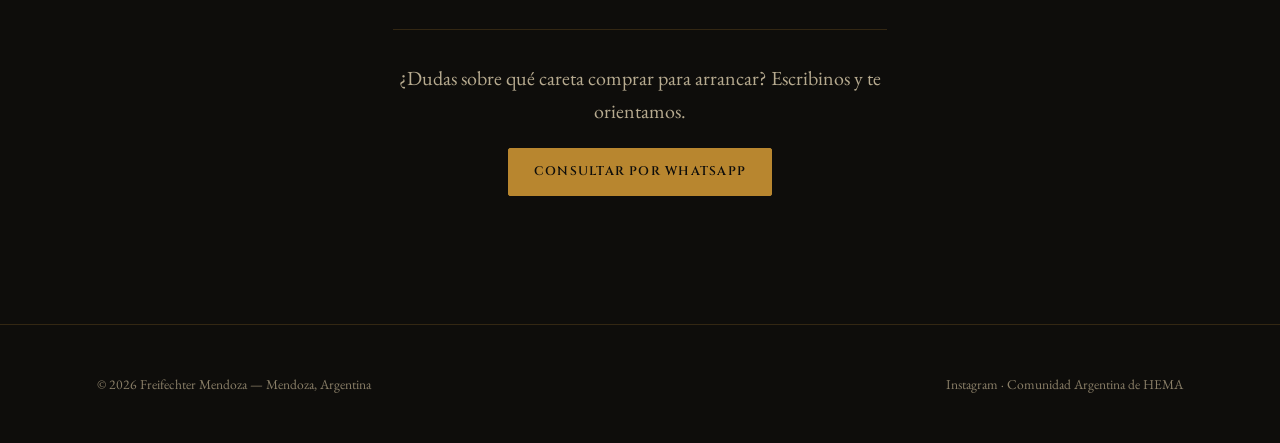
<file: blog/guia-compra-caretas.html>
<!DOCTYPE html>
<html lang="es-AR">
<head>
<meta charset="UTF-8">
<meta name="viewport" content="width=device-width, initial-scale=1.0">
<title>Tu primera careta de HEMA: cómo elegir y comprar desde Argentina — Freifechter Mendoza</title>
<meta name="description" content="La careta es lo primero que tenés que tener y lo último en lo que conviene ahorrar. Guía para elegir el nivel correcto y comprarla desde Argentina, paso a paso.">
<link rel="canonical" href="https://freifechter.ar/blog/guia-compra-caretas.html">
<link rel="icon" type="image/png" href="../assets/img/logo-icon.png">
<meta property="og:type" content="article">
<meta property="og:site_name" content="Freifechter Mendoza">
<meta property="og:title" content="Tu primera careta de HEMA: cómo elegir y comprar desde Argentina">
<meta property="og:description" content="La careta es lo primero que tenés que tener y lo último en lo que conviene ahorrar. Guía para elegir el nivel correcto y comprarla desde Argentina, paso a paso.">
<meta property="og:image" content="https://freifechter.ar/assets/img/og-image.jpg">
<meta property="og:url" content="https://freifechter.ar/blog/guia-compra-caretas.html">
<meta name="twitter:card" content="summary_large_image">
<link rel="preconnect" href="https://fonts.googleapis.com">
<link rel="preconnect" href="https://fonts.gstatic.com" crossorigin>
<link rel="stylesheet" href="https://fonts.googleapis.com/css2?family=Cinzel:wght@500;600;700&family=EB+Garamond:ital,wght@0,400;0,500;0,600;1,400&display=swap">
<link rel="stylesheet" href="../assets/css/style.css">
</head>
<body>

<nav class="nav">
  <div class="container">
    <a href="../index.html#inicio" class="brand">
      <img src="../assets/img/logo-icon.png" alt="Freifechter Mendoza">
      <span>FREIFECHTER MENDOZA</span>
    </a>
    <button class="nav-toggle" aria-label="Abrir menú">☰</button>
    <div class="nav-links">
      <a href="../index.html#que-es">Qué es HEMA</a>
      <a href="../index.html#aprender">Disciplinas</a>
      <a href="../index.html#comunidad">Comunidad</a>
      <a href="index.html">Blog</a>
      <a href="../index.html#contacto" class="btn solid" style="padding:.6em 1.4em;">Probar una clase</a>
    </div>
  </div>
</nav>

<header class="page-head">
  <div class="container">
    <div class="breadcrumb"><a href="index.html">Blog</a> / Equipamiento</div>
    <span class="eyebrow">Guía de compra</span>
    <h1 style="font-size:clamp(2rem,4.6vw,3.1rem);">Tu primera careta de HEMA: cómo elegir y comprar desde Argentina</h1>
    <p class="lead">La careta es lo primero que tenés que tener y lo último en lo que conviene ahorrar. Tu cabeza no tiene repuesto.</p>
  </div>
</header>

<section>
  <div class="container article">

    <p>Esto lo escribimos para quien recién arranca y nunca compró afuera. Si ya sabés de qué va, saltá a lo que te sirva.</p>

    <h2>El número que importa (y lo que no mide)</h2>
    <p>En toda careta vas a ver un número: 350N, 800N, 1600N. N es Newton, una unidad de fuerza. Este número mide cuánto resiste el gorjal, la tela acolchada que cubre el cuello, antes de ser atravesado.</p>
    <p>La malla metálica tiene su propia prueba, y acá entran los términos <strong>CE 1</strong> y <strong>CE 2</strong>.</p>
    <p>CE es el marcado europeo. Dentro de la norma de esgrima (EN 13567), las caretas se clasifican en dos niveles, y cada nivel le exige cosas distintas al gorjal y a la rejilla:</p>

    <div class="article-table-wrap">
      <table>
        <thead><tr><th>Nivel</th><th>Gorjal (tela)</th><th>Rejilla (malla)</th></tr></thead>
        <tbody>
          <tr><td>CE 1</td><td>Mínimo 350N</td><td>No debe ser atravesada a 600N</td></tr>
          <tr><td>CE 2</td><td>Mínimo 1600N</td><td>No debe ser atravesada a 1000N</td></tr>
        </tbody>
      </table>
    </div>

    <p>O sea que una careta CE 2 tiene mejor tela y mejor rejilla. Además se prueba al impacto con más energía. Por eso se la pide en los torneos con acero.</p>

    <p>Tres cosas para tener claras:</p>
    <ul>
      <li><strong>Las cifras son mínimos.</strong> Una careta puede superarlas, pero no quedar por debajo.</li>
      <li><strong>Existen caretas con gorjal de 1600N y rejilla de nivel 1.</strong> Por eso conviene que diga CE 2 o nivel 2, y no solo "1600N" en el título.</li>
      <li><strong>La etiqueta con el nivel suele estar en la lengüeta de atrás.</strong> Si dice Level 1 es de 350N; si dice Level 2 es de 1600N.</li>
    </ul>

    <p>En la práctica:</p>
    <ul>
      <li><strong>350N (nivel 1):</strong> para entrenar y hacer sparring liviano o medio.</li>
      <li><strong>1600N (nivel 2):</strong> lo que piden muchos torneos para pelear con feders de acero. Si pensás competir, andá directo a esta.</li>
    </ul>

    <h2>Qué mirar antes de pagar</h2>
    <ul>
      <li>Marcado CE o FIE en la careta. En las baratas el sello puede ser falso. Las marcas reconocidas lo respaldan, aunque suelen costar bastante más.</li>
      <li>Malla de acero inoxidable.</li>
      <li>Forro lavable y cinta trasera firme.</li>
      <li>El talle correcto.</li>
      <li>Protección de nuca. Es una pieza rígida que cubre la parte de atrás de la cabeza, casi todos los torneos la piden y se vende por separado, y vienen en distintos formatos con y sin cubre careta. Algunos modelos, como la Wukusi Cobra, la traen integrada en una capa que cubre toda la careta.</li>
    </ul>

    <div class="callout">
      <p>Una aclaración: estos productos tienen certificación específica de esgrima deportiva y es adaptado para HEMA, cada uno se hace cargo de lo que usa; esta guía es orientativa para aclarar terminologías y conceptos que por lo general no se explican.</p>
    </div>

    <h2>Qué comprar</h2>
    <p><strong>Las de referencia.</strong> Cuestan más, pero tienen ficha técnica pública y respaldo de marca. Faits d'Armes 1600N (€159), Red Dragon Tournament (US$ 295) y Allstar/Uhlmann Masters 1600N.</p>
    <p><strong>Las de AliExpress.</strong> Miramos dos de la misma tienda. Una de 350N a unos US$ 61, para entrenar. Otra que se anuncia como 1600N a unos US$ 167, pero el rating lo declara el vendedor y no vimos certificado. Si vas a competir con esa, revisá que traiga etiqueta CE nivel 2 cuando llegue. Precios consultados el 16 de octubre de 2026; cambian con las promos.</p>

    <h2>Comprar afuera, paso a paso</h2>
    <p>Si nunca lo hiciste, es más fácil de lo que parece.</p>
    <ol>
      <li>Creá una cuenta en AliExpress.</li>
      <li>Elegí la careta. Fijate el nivel, el talle y la tienda. Preferí tiendas con muchas ventas y reseñas con fotos.</li>
      <li>Medí tu talle. Cinta métrica desde debajo del mentón, por encima de la cabeza y de vuelta al mentón. Compará con la tabla de la tienda.</li>
      <li>Revisá que el envío a Argentina esté disponible, con seguimiento y fecha estimada.</li>
      <li>Pagá con tarjeta de crédito o débito argentina. Si el banco la rechaza por ser un consumo en el exterior, llamá a tu banco y pedí que lo habiliten.</li>
      <li>Mirá el total final antes de confirmar.</li>
      <li>Guardá el número de seguimiento y seguilo desde Mis pedidos o en <a href="http://17track.net" target="_blank" rel="noopener">17track.net</a>.</li>
      <li>Algunas compras requieren ser registradas en correo argentino para recibirlas, y vas a tener que crearte un usuario, cargar tus datos y el número del envío.</li>
    </ol>

    <h2>Ojo con el envío</h2>
    <p>El precio que ves no es lo que vas a pagar. Comparó siempre el total, con el envío incluido.</p>
    <p>Muchas tiendas ponen envío gratis, pero ese costo ya está sumado al precio de la careta. Otras muestran la careta mucho más barata y cobran un envío que puede llegar a duplicar su valor. Una careta barata con envío caro puede salir más cara que otra de precio más alto con envío gratis.</p>

    <h2>Impuestos, sin vueltas</h2>
    <ul>
      <li>Hay una franquicia de USD 400 por envío, con 5 envíos por año por persona. Se paga IVA 21%.</li>
      <li>Cada paquete gasta uno de tus 5 envíos del año. Si vas a comprar varias cosas, juntalas en un mismo pedido.</li>
      <li>Si pagás con tarjeta en dólares, el banco suma una percepción del 30% a cuenta de Ganancias o Bienes Personales. No es un gasto perdido y se puede evitar o recuperar según tu caso. Preguntale a tu banco o a tu contador.</li>
      <li>Verificá la normativa vigente en ARCA antes de comprar.</li>
    </ul>
    <p>Cuando el paquete llegue al país, puede llegarte un aviso con un link para declarar el contenido y pagar lo que corresponda. Seguí ese aviso y no dejes pasar los plazos.</p>

    <h2>Cuánto tarda</h2>
    <p>En general entre una y cinco semanas. Mirá la fecha estimada del listado y sumale margen.</p>

    <h2>Cuando llega</h2>
    <ol>
      <li>Sacale fotos al paquete antes de abrirlo. Sirven si hay que reclamar.</li>
      <li>Buscá la etiqueta con el marcado CE y el nivel. Si falta, no es lo que dice el título.</li>
      <li>Probatela. Tiene que ajustar firme sin apretar y no moverse cuando sacudís la cabeza.</li>
      <li>Revisá que la malla no tenga abolladuras ni óxido y que las cintas estén bien cosidas.</li>
      <li>Si algo no coincide con el listado, abrí el reclamo desde tu pedido. Los plazos figuran ahí.</li>
    </ol>

    <h2>Los errores de siempre</h2>
    <ul>
      <li>Comprar solo por precio, sin mirar el nivel.</li>
      <li>Creer que una de 350N sirve para torneo con acero.</li>
      <li>Medir mal el talle.</li>
      <li>Olvidarse de la protección de nuca.</li>
    </ul>

    <p>Si tenés dudas antes de comprar, preguntanos. Mejor una consulta que una careta que no sirve.</p>

    <hr>

    <h3>Fuentes</h3>
    <ul class="sources">
      <li><a href="https://faitsdarmes.com/en/201-1600n-masks" target="_blank" rel="noopener">Faits d'Armes, máscaras 1600N</a></li>
      <li><a href="https://kultofathena.com/?p=572976" target="_blank" rel="noopener">Red Dragon Tournament, Kult of Athena</a></li>
      <li><a href="https://faitsdarmes.com/en/content/20-350n-vs-1600n-fencing-mask-what-s-the-difference" target="_blank" rel="noopener">350N vs 1600N, Faits d'Armes</a></li>
      <li><a href="https://www.derechoenzapatillas.com/2026/envios-postales-franquicia-400-dolares-correo-courier/" target="_blank" rel="noopener">Compras al exterior: una sola regla</a></li>
      <li><a href="https://alidatos.com/como-comprar-en-aliexpress-desde-argentina/" target="_blank" rel="noopener">Cómo comprar en AliExpress desde Argentina, paso a paso</a></li>
      <li><a href="https://fortunaweb.com.ar/blog/dolar-tarjeta-como-se-calcula-el-costo-real-de-pagar-en-el-exterior" target="_blank" rel="noopener">Dólar tarjeta: cómo se calcula el costo real</a></li>
      <li><a href="https://www.keithfarrell.net/blog/2017/09/difference-350n-fencing-mask-1600n-fencing-mask/" target="_blank" rel="noopener">Diferencia entre una careta de 350N y una de 1600N, Keith Farrell</a></li>
      <li><a href="https://standards.iteh.ai/catalog/standards/cen/8a852713-c8df-4a46-833c-67c1e3da9bc9/en-13567-2002a1-2007" target="_blank" rel="noopener">EN 13567:2002+A1:2007, ficha de la norma</a></li>
      <li><a href="https://timebladeguild.com/fencing-mask-for-hema-350n-vs-1600n-explained/" target="_blank" rel="noopener">Máscara de esgrima para HEMA: 350N vs 1600N, Timeblade Guild</a></li>
    </ul>

    <div class="article-foot-cta">
      <p class="lead center mx-auto">¿Dudas sobre qué careta comprar para arrancar? Escribinos y te orientamos.</p>
      <a href="https://wa.me/5492613629978?text=Hola%21%20Tengo%20una%20duda%20sobre%20qu%C3%A9%20careta%20comprar." target="_blank" rel="noopener" class="btn gold">Consultar por WhatsApp</a>
    </div>

  </div>
</section>

<footer>
  <div class="container footer-row">
    <span>© <span id="year"></span> Freifechter Mendoza — Mendoza, Argentina</span>
    <span><a href="https://www.instagram.com/freifechtermendoza/" target="_blank" rel="noopener">Instagram</a> · <a href="https://www.cadh-hema.com.ar" target="_blank" rel="noopener">Comunidad Argentina de HEMA</a></span>
  </div>
</footer>

<script>document.getElementById('year').textContent = new Date().getFullYear();</script>
<script src="../assets/js/main.js"></script>
<!-- Cloudflare Web Analytics --><script type='module' src='https://static.cloudflareinsights.com/beacon.min.js' data-cf-beacon='{"token": "ac425e54d13d4691a44238721280daa1"}'></script><!-- End Cloudflare Web Analytics -->
</body>
</html>
</file>
<file: assets/css/style.css>
:root{
  --bg:        #0e0d0b;
  --bg-2:      #17140f;
  --bg-3:      #201b14;
  --white:     #ece2cf;
  --gray:      #b7ab90;
  --gray-dim:  #8a7f68;
  --gold:      #b8862f;
  --gold-soft: #d9b45c;
  --wax:       #7a1620;
  --wax-soft:  #9c2430;
  --line:      rgba(184,134,47,.22);

  --font: 'EB Garamond', serif;
  --font-display: 'Cinzel', serif;
  --maxw: 1240px;
}

*,*::before,*::after{ box-sizing:border-box; }
html{ scroll-behavior:smooth; }
body{
  margin:0; background:var(--bg); color:var(--white);
  font-family:var(--font); font-weight:400;
  font-size:18px; line-height:1.65; -webkit-font-smoothing:antialiased;
}
img{ max-width:100%; display:block; }
a{ color:inherit; }
.container{ max-width:var(--maxw); margin:0 auto; padding:0 6vw; }
section{ padding:clamp(4rem,10vw,8rem) 0; }

h1,h2,h3{ font-family:var(--font-display); font-weight:600; letter-spacing:.01em; margin:0 0 .5em; }
h1{ font-size:clamp(2.6rem,7vw,5rem); line-height:1.06; font-weight:700; }
h2{ font-size:clamp(1.8rem,4vw,2.7rem); line-height:1.15; }
h3{ font-size:1.25rem; font-weight:600; }
p{ margin:0 0 1em; color:var(--gray); }

.eyebrow{
  display:inline-block; font-family:var(--font-display); font-size:.72rem; letter-spacing:.24em; text-transform:uppercase;
  color:var(--gold-soft); font-weight:600; margin-bottom:1.1rem;
}
.center{ text-align:center; }
.lead{ font-size:1.2rem; color:var(--gray); max-width:60ch; }
.mx-auto{ margin-left:auto; margin-right:auto; }

/* ===== Botones ===== */
.btn{
  display:inline-flex; align-items:center; gap:.6em;
  font-family:var(--font-display); font-size:.78rem; font-weight:600; letter-spacing:.1em; text-transform:uppercase;
  text-decoration:none; padding:1em 2em; border-radius:2px;
  border:1px solid var(--gold); color:var(--gold-soft); background:transparent;
  transition:background .25s ease, color .25s ease, transform .2s ease;
}
.btn:hover{ transform:translateY(-2px); background:var(--gold); color:var(--bg); }
.btn.solid{ background:var(--wax); color:var(--white); border-color:var(--wax); }
.btn.solid:hover{ background:var(--wax-soft); border-color:var(--wax-soft); color:var(--white); }
.btn.gold{ background:var(--gold); color:var(--bg); border-color:var(--gold); }
.btn.gold:hover{ background:var(--gold-soft); border-color:var(--gold-soft); }

/* ===== Nav ===== */
.nav{
  position:fixed; top:0; left:0; right:0; z-index:100;
  padding:1.3rem 0; transition:padding .3s ease, border-color .3s ease;
  border-bottom:1px solid var(--line);
}
.nav::before{
  content:""; position:absolute; inset:0; z-index:-1;
  background:rgba(10,9,6,.78); backdrop-filter:blur(8px); transition:background .3s ease, backdrop-filter .3s ease;
}
.nav.solid{ padding:.9rem 0; }
.nav.solid::before{ background:rgba(10,9,6,.92); backdrop-filter:blur(10px); }
.nav .container{ display:flex; align-items:center; justify-content:space-between; }
.brand{ display:flex; align-items:center; gap:.6rem; text-decoration:none; }
.brand img{ width:34px; height:34px; object-fit:contain; }
.brand span{ font-family:var(--font-display); font-weight:600; font-size:.85rem; letter-spacing:.1em; }
.nav-links{ display:flex; gap:2.2rem; align-items:center; }
.nav-links a{ font-family:var(--font-display); font-size:.72rem; letter-spacing:.08em; text-transform:uppercase; font-weight:500; text-decoration:none; color:var(--gray); transition:color .2s; }
.nav-links a:hover{ color:var(--white); }
.nav-toggle{ display:none; background:none; border:1px solid var(--line); color:var(--white); width:42px; height:42px; border-radius:8px; cursor:pointer; position:relative; z-index:200; }

/* ===== Hero ===== */
.hero{
  position:relative; min-height:100vh; display:flex; align-items:center;
  overflow:hidden; padding:8rem 0 4rem;
}
.hero-bg{
  position:absolute; inset:0; background-size:cover; background-position:center 30%;
}
.hero::before{
  content:""; position:absolute; inset:0;
  background:linear-gradient(180deg, rgba(10,9,6,.28) 0%, rgba(10,9,6,.1) 45%, rgba(10,9,6,.4) 100%);
}
.hero-content{
  position:relative; z-index:2; max-width:1000px;
  display:flex; align-items:center; gap:clamp(1.5rem,4vw,3rem);
  background:rgba(236,226,207,.94); border:1px solid var(--gold);
  padding:clamp(1.8rem,4vw,3.2rem); border-radius:2px;
  box-shadow:0 30px 70px -20px rgba(0,0,0,.55);
  animation: heroPunch 1.1s cubic-bezier(.16,.9,.25,1) both;
}
@keyframes heroPunch{ from{ opacity:0; transform: translateY(26px) scale(.97);} to{ opacity:1; transform:none; } }
.hero-text{ flex:1 1 auto; }
.hero-logo{
  width:clamp(150px,15vw,230px); height:auto; flex-shrink:0;
  filter:drop-shadow(0 6px 20px rgba(0,0,0,.3));
}
.hero .eyebrow{ color:var(--wax); }
.hero h1{ color:#1a1509; }
.hero .lead{ font-size:1.2rem; margin-bottom:2rem; color:#3a3020; }
.hero-actions{ display:flex; gap:1rem; flex-wrap:wrap; }
@media (max-width:780px){
  .hero-content{ flex-direction:column-reverse; text-align:center; }
  .hero-actions{ justify-content:center; }
  .hero-bg{ background-image:url('../img/hero-photo-mobile.jpg') !important; background-position:center 15%; }
}
@media (prefers-reduced-motion:reduce){ .hero-content{ animation:none; } }

/* ===== Qué es HEMA (foto + texto) ===== */
.split{ display:grid; grid-template-columns:1fr 1fr; gap:clamp(2rem,6vw,5rem); align-items:center; }
.split img{ width:100%; border-radius:4px; aspect-ratio:4/5; object-fit:cover; }
.split.reverse{ direction:rtl; }
.split.reverse > *{ direction:ltr; }

/* ===== Tarjetas grandes (qué vas a aprender) ===== */
.cards4{ display:grid; grid-template-columns:repeat(2,1fr); gap:1.6rem; }
.card-big{
  position:relative; aspect-ratio:3/4; border-radius:6px; overflow:hidden;
  background:var(--bg-2);
}
.card-big img{ position:absolute; inset:0; width:100%; height:100%; object-fit:cover; transition:transform .6s ease; }
.card-big:hover img{ transform:scale(1.05); }
.card-big::after{
  content:""; position:absolute; inset:0;
  background:linear-gradient(180deg, transparent 30%, rgba(0,0,0,.88) 100%);
}
.card-big .txt{ position:absolute; left:0; right:0; bottom:0; z-index:2; padding:1.8rem; }
.card-big h3{ margin-bottom:.3rem; }
.card-big p{ color:var(--gray); font-size:.92rem; margin:0; }

/* ===== Timeline clase ===== */
.timeline{ display:flex; flex-wrap:wrap; align-items:center; justify-content:center; gap:0; }
.timeline .step{
  font-family:var(--font-display); font-weight:600; font-size:.8rem; letter-spacing:.06em; text-transform:uppercase; padding:.9rem 1.5rem;
  border:1px solid var(--line); border-radius:100px; color:var(--white); background:var(--bg-2);
}
.timeline .arrow{ color:var(--gold); padding:0 .8rem; font-size:1.2rem; }
@media (max-width:780px){
  .timeline{ flex-direction:column; align-items:stretch; }
  .timeline .step{ text-align:center; }
  .timeline .arrow{ transform:rotate(90deg); padding:.3rem 0; }
}

/* ===== Bloques de confianza (experiencia/equipo/edad) ===== */
.trust3{ display:grid; grid-template-columns:repeat(3,1fr); gap:1.6rem; }
.trust-block{ padding:2.6rem 2rem; border:1px solid var(--line); border-radius:8px; text-align:center; }
.trust-block .big{ font-family:var(--font-display); font-size:2.2rem; font-weight:700; color:var(--gold-soft); margin-bottom:.4rem; }
.trust-block p{ margin:0; }

/* ===== Comunidad ===== */
.community-grid{ display:grid; grid-template-columns:repeat(4,1fr); gap:1rem; }
.community-grid img{ width:100%; aspect-ratio:1/1; object-fit:cover; border-radius:6px; }
.community-grid .tall{ grid-row:span 2; aspect-ratio:1/2.15; }

/* ===== Badge CADH ===== */
.cadh-badge{
  display:flex; align-items:center; justify-content:center; gap:1.2rem;
  margin-top:3rem; padding-top:2.5rem; border-top:1px solid var(--line); flex-wrap:wrap;
}
.cadh-badge span{ font-family:var(--font-display); font-size:.85rem; letter-spacing:.04em; color:var(--gray); }
.cadh-badge img{ height:52px; width:auto; filter:brightness(1.2); opacity:.92; transition:opacity .2s; }
.cadh-badge a:hover img{ opacity:1; }
.hemaarg-logo{ height:34px !important; filter:none !important; opacity:1 !important; background:var(--white); padding:.3em .6em; border-radius:3px; }

/* ===== Filosofía ===== */
.philosophy{ background:var(--bg-2); }
.philosophy .split img{ aspect-ratio:1/1; filter:sepia(.3) contrast(1.05); }
.philosophy p{ color:var(--gray); font-size:1.05rem; }

/* ===== Testimonios ===== */
.testi-grid{ display:grid; grid-template-columns:repeat(3,1fr); gap:1.4rem; }
.testi-card{ background:var(--bg-2); border:1px solid var(--line); border-radius:8px; padding:2.2rem; }
.testi-card .quote{ font-size:1.15rem; font-weight:500; color:var(--white); margin-bottom:1.2rem; }
.testi-card .who{ font-family:var(--font-display); font-size:.7rem; letter-spacing:.05em; text-transform:uppercase; color:var(--gray-dim); }

/* ===== Contacto ===== */
.contact-box{ display:grid; grid-template-columns:1fr 1fr; gap:clamp(2rem,6vw,5rem); align-items:center; }
.contact-links{ display:flex; flex-direction:column; gap:1rem; margin-top:2rem; }
.contact-links a{ display:flex; align-items:center; gap:.7rem; text-decoration:none; color:var(--white); font-weight:500; }
.map-cta{
  display:flex; flex-direction:column; align-items:center; justify-content:center; gap:1.1rem;
  min-height:220px; border-radius:4px; border:1px solid var(--line); background:var(--bg-3,#15130d);
  padding:2rem; text-align:center;
}
.map-cta-label{
  font-family:var(--font-display); font-size:.75rem; letter-spacing:.12em; text-transform:uppercase;
  color:var(--gray-dim);
}

/* ===== Footer ===== */
/* ===== Crédito fotógrafo ===== */
.photo-credit{
  font-family:var(--font-display); font-size:.68rem; letter-spacing:.06em; text-transform:uppercase;
  color:var(--gray-dim); margin-top:.6rem;
}
.photo-credit a{ color:var(--gold-soft); text-decoration:none; }
.photo-credit a:hover{ text-decoration:underline; }
.hero-credit{
  position:absolute; z-index:2; right:clamp(1rem,3vw,2rem); bottom:1rem; margin:0;
  color:rgba(236,226,207,.75);
}
.hero-credit a{ color:rgba(217,180,92,.9); }

footer{ border-top:1px solid var(--line); padding:3rem 0; }
.footer-row{ display:flex; justify-content:space-between; flex-wrap:wrap; gap:1rem; font-size:.85rem; color:var(--gray-dim); }
.footer-row a{ color:var(--gray-dim); text-decoration:none; }
.footer-row a:hover{ color:var(--white); }

/* ===== Reveal on scroll ===== */
.reveal{ opacity:0; transform:translateY(24px); transition:opacity .8s ease, transform .8s ease; }
.reveal.in{ opacity:1; transform:none; }
@media (prefers-reduced-motion:reduce){ .reveal{ opacity:1; transform:none; transition:none; } html{ scroll-behavior:auto; } }

/* ===== Responsive ===== */
@media (max-width:900px){
  .split{ grid-template-columns:1fr; }
  .split.reverse{ direction:ltr; }
  .cards4{ grid-template-columns:1fr 1fr; }
  .trust3{ grid-template-columns:1fr; }
  .testi-grid{ grid-template-columns:1fr; }
  .community-grid{ grid-template-columns:repeat(2,1fr); }
  .community-grid .tall{ grid-row:span 1; aspect-ratio:1/1; }
  .contact-box{ grid-template-columns:1fr; }
}
@media (max-width:640px){
  body{ font-size:16px; }
  .nav-links{
    position:fixed; top:0; right:0; bottom:0; left:auto; width:min(78vw,300px); background:var(--bg-2);
    border-left:1px solid var(--line); flex-direction:column; align-items:flex-start;
    justify-content:flex-start; gap:1.6rem; padding:6.5rem 2rem 2rem; transform:translateX(100%); transition:transform .3s ease;
    overflow-y:auto; z-index:150;
  }
  .nav-links.open{ transform:none; }
  .nav-toggle{ display:flex; align-items:center; justify-content:center; }
  .cards4{ grid-template-columns:1fr; }
}

/* ===== Blog ===== */
.page-head{ padding:9.5rem 0 3rem; border-bottom:1px solid var(--line); background:var(--bg-2); }
.page-head .eyebrow{ margin-bottom:.8rem; }
.breadcrumb{ font-family:var(--font-display); font-size:.7rem; letter-spacing:.08em; text-transform:uppercase; color:var(--gray-dim); margin-bottom:1.2rem; }
.breadcrumb a{ color:var(--gray-dim); text-decoration:none; }
.breadcrumb a:hover{ color:var(--gold-soft); }

.blog-list{ display:grid; grid-template-columns:repeat(2,1fr); gap:1.8rem; margin-top:1rem; }
.post-card{
  display:flex; flex-direction:column; gap:.9rem; padding:2rem; border:1px solid var(--line); border-radius:6px;
  background:var(--bg-2); text-decoration:none; transition:transform .2s ease, border-color .2s ease;
}
.post-card:hover{ transform:translateY(-4px); border-color:var(--gold); }
.post-card .eyebrow{ margin-bottom:0; }
.post-card h3{ color:var(--white); margin:0; }
.post-card p{ margin:0; }
.post-card .read-more{ font-family:var(--font-display); font-size:.72rem; letter-spacing:.08em; text-transform:uppercase; color:var(--gold-soft); margin-top:.4rem; }
.post-meta{ font-size:.82rem; color:var(--gray-dim); }

.article{ max-width:72ch; margin:0 auto; }
.article h2{ margin-top:2.2em; }
.article h2:first-child{ margin-top:0; }
.article h3{ margin-top:1.6em; color:var(--white); }
.article p{ font-size:1.08rem; }
.article ul,.article ol{ color:var(--gray); padding-left:1.3em; margin:0 0 1.2em; }
.article li{ margin-bottom:.5em; }
.article strong{ color:var(--white); }
.article .lead{ max-width:none; font-size:1.25rem; }
.article-table-wrap{ overflow-x:auto; margin:1.6em 0; border:1px solid var(--line); border-radius:6px; }
.article table{ width:100%; border-collapse:collapse; font-size:.95rem; }
.article th,.article td{ text-align:left; padding:.8em 1em; border-bottom:1px solid var(--line); vertical-align:top; }
.article th{ font-family:var(--font-display); font-size:.7rem; letter-spacing:.07em; text-transform:uppercase; color:var(--gold-soft); background:var(--bg-2); }
.article tr:last-child td{ border-bottom:none; }
.article .callout{
  border:1px solid var(--gold); border-radius:6px; padding:1.4em 1.6em; margin:1.8em 0; background:rgba(184,134,47,.08);
}
.article .callout p:last-child{ margin-bottom:0; }
.article hr{ border:0; border-top:1px solid var(--line); margin:2.5em 0; }
.article .sources{ font-size:.9rem; }
.article .sources a{ color:var(--gold-soft); text-decoration:none; }
.article .sources a:hover{ text-decoration:underline; }
.article-foot-cta{ margin-top:3rem; padding-top:2rem; border-top:1px solid var(--line); text-align:center; }
@media (max-width:640px){
  .blog-list{ grid-template-columns:1fr; }
}
</file>
<file: site_v2/assets/css/style.css>
@import url('https://fonts.googleapis.com/css2?family=Cinzel:wght@500;600;700&family=EB+Garamond:ital,wght@0,400;0,500;0,600;1,400&display=swap');

:root{
  --bg:        #0e0d0b;
  --bg-2:      #17140f;
  --bg-3:      #201b14;
  --white:     #ece2cf;
  --gray:      #b7ab90;
  --gray-dim:  #8a7f68;
  --gold:      #b8862f;
  --gold-soft: #d9b45c;
  --wax:       #7a1620;
  --wax-soft:  #9c2430;
  --line:      rgba(184,134,47,.22);

  --font: 'EB Garamond', serif;
  --font-display: 'Cinzel', serif;
  --maxw: 1240px;
}

*,*::before,*::after{ box-sizing:border-box; }
html{ scroll-behavior:smooth; }
body{
  margin:0; background:var(--bg); color:var(--white);
  font-family:var(--font); font-weight:400;
  font-size:18px; line-height:1.65; -webkit-font-smoothing:antialiased;
}
img{ max-width:100%; display:block; }
a{ color:inherit; }
.container{ max-width:var(--maxw); margin:0 auto; padding:0 6vw; }
section{ padding:clamp(4rem,10vw,8rem) 0; }

h1,h2,h3{ font-family:var(--font-display); font-weight:600; letter-spacing:.01em; margin:0 0 .5em; }
h1{ font-size:clamp(2.6rem,7vw,5rem); line-height:1.06; font-weight:700; }
h2{ font-size:clamp(1.8rem,4vw,2.7rem); line-height:1.15; }
h3{ font-size:1.25rem; font-weight:600; }
p{ margin:0 0 1em; color:var(--gray); }

.eyebrow{
  display:inline-block; font-family:var(--font-display); font-size:.72rem; letter-spacing:.24em; text-transform:uppercase;
  color:var(--gold-soft); font-weight:600; margin-bottom:1.1rem;
}
.center{ text-align:center; }
.lead{ font-size:1.2rem; color:var(--gray); max-width:60ch; }
.mx-auto{ margin-left:auto; margin-right:auto; }

/* ===== Botones ===== */
.btn{
  display:inline-flex; align-items:center; gap:.6em;
  font-family:var(--font-display); font-size:.78rem; font-weight:600; letter-spacing:.1em; text-transform:uppercase;
  text-decoration:none; padding:1em 2em; border-radius:2px;
  border:1px solid var(--gold); color:var(--gold-soft); background:transparent;
  transition:background .25s ease, color .25s ease, transform .2s ease;
}
.btn:hover{ transform:translateY(-2px); background:var(--gold); color:var(--bg); }
.btn.solid{ background:var(--wax); color:var(--white); border-color:var(--wax); }
.btn.solid:hover{ background:var(--wax-soft); border-color:var(--wax-soft); color:var(--white); }
.btn.gold{ background:var(--gold); color:var(--bg); border-color:var(--gold); }
.btn.gold:hover{ background:var(--gold-soft); border-color:var(--gold-soft); }

/* ===== Nav ===== */
.nav{
  position:fixed; top:0; left:0; right:0; z-index:100;
  padding:1.3rem 0; transition:padding .3s ease, border-color .3s ease;
  border-bottom:1px solid var(--line);
}
.nav::before{
  content:""; position:absolute; inset:0; z-index:-1;
  background:rgba(10,9,6,.78); backdrop-filter:blur(8px); transition:background .3s ease, backdrop-filter .3s ease;
}
.nav.solid{ padding:.9rem 0; }
.nav.solid::before{ background:rgba(10,9,6,.92); backdrop-filter:blur(10px); }
.nav .container{ display:flex; align-items:center; justify-content:space-between; }
.brand{ display:flex; align-items:center; gap:.6rem; text-decoration:none; }
.brand img{ width:34px; height:34px; object-fit:contain; }
.brand span{ font-family:var(--font-display); font-weight:600; font-size:.85rem; letter-spacing:.1em; }
.nav-links{ display:flex; gap:2.2rem; align-items:center; }
.nav-links a{ font-family:var(--font-display); font-size:.72rem; letter-spacing:.08em; text-transform:uppercase; font-weight:500; text-decoration:none; color:var(--gray); transition:color .2s; }
.nav-links a:hover{ color:var(--white); }
.nav-toggle{ display:none; background:none; border:1px solid var(--line); color:var(--white); width:42px; height:42px; border-radius:8px; cursor:pointer; position:relative; z-index:200; }

/* ===== Hero ===== */
.hero{
  position:relative; min-height:100vh; display:flex; align-items:center;
  overflow:hidden; padding:8rem 0 4rem;
}
.hero-bg{
  position:absolute; inset:0; background-size:cover; background-position:center 30%;
}
.hero::before{
  content:""; position:absolute; inset:0;
  background:linear-gradient(180deg, rgba(10,9,6,.28) 0%, rgba(10,9,6,.1) 45%, rgba(10,9,6,.4) 100%);
}
.hero-content{
  position:relative; z-index:2; max-width:1000px;
  display:flex; align-items:center; gap:clamp(1.5rem,4vw,3rem);
  background:rgba(236,226,207,.94); border:1px solid var(--gold);
  padding:clamp(1.8rem,4vw,3.2rem); border-radius:2px;
  box-shadow:0 30px 70px -20px rgba(0,0,0,.55);
  animation: heroPunch 1.1s cubic-bezier(.16,.9,.25,1) both;
}
@keyframes heroPunch{ from{ opacity:0; transform: translateY(26px) scale(.97);} to{ opacity:1; transform:none; } }
.hero-text{ flex:1 1 auto; }
.hero-logo{
  width:clamp(150px,15vw,230px); height:auto; flex-shrink:0;
  filter:drop-shadow(0 6px 20px rgba(0,0,0,.3));
}
.hero .eyebrow{ color:var(--wax); }
.hero h1{ color:#1a1509; }
.hero .lead{ font-size:1.2rem; margin-bottom:2rem; color:#3a3020; }
.hero-actions{ display:flex; gap:1rem; flex-wrap:wrap; }
@media (max-width:780px){
  .hero-content{ flex-direction:column-reverse; text-align:center; }
  .hero-actions{ justify-content:center; }
}
@media (prefers-reduced-motion:reduce){ .hero-content{ animation:none; } }

/* ===== Qué es HEMA (foto + texto) ===== */
.split{ display:grid; grid-template-columns:1fr 1fr; gap:clamp(2rem,6vw,5rem); align-items:center; }
.split img{ width:100%; border-radius:4px; aspect-ratio:4/5; object-fit:cover; }
.split.reverse{ direction:rtl; }
.split.reverse > *{ direction:ltr; }

/* ===== Tarjetas grandes (qué vas a aprender) ===== */
.cards4{ display:grid; grid-template-columns:repeat(2,1fr); gap:1.6rem; }
.card-big{
  position:relative; aspect-ratio:3/4; border-radius:6px; overflow:hidden;
  background:var(--bg-2);
}
.card-big img{ position:absolute; inset:0; width:100%; height:100%; object-fit:cover; transition:transform .6s ease; }
.card-big:hover img{ transform:scale(1.05); }
.card-big::after{
  content:""; position:absolute; inset:0;
  background:linear-gradient(180deg, transparent 30%, rgba(0,0,0,.88) 100%);
}
.card-big .txt{ position:absolute; left:0; right:0; bottom:0; z-index:2; padding:1.8rem; }
.card-big h3{ margin-bottom:.3rem; }
.card-big p{ color:var(--gray); font-size:.92rem; margin:0; }

/* ===== Timeline clase ===== */
.timeline{ display:flex; flex-wrap:wrap; align-items:center; justify-content:center; gap:0; }
.timeline .step{
  font-family:var(--font-display); font-weight:600; font-size:.8rem; letter-spacing:.06em; text-transform:uppercase; padding:.9rem 1.5rem;
  border:1px solid var(--line); border-radius:100px; color:var(--white); background:var(--bg-2);
}
.timeline .arrow{ color:var(--gold); padding:0 .8rem; font-size:1.2rem; }
@media (max-width:780px){
  .timeline{ flex-direction:column; align-items:stretch; }
  .timeline .step{ text-align:center; }
  .timeline .arrow{ transform:rotate(90deg); padding:.3rem 0; }
}

/* ===== Bloques de confianza (experiencia/equipo/edad) ===== */
.trust3{ display:grid; grid-template-columns:repeat(3,1fr); gap:1.6rem; }
.trust-block{ padding:2.6rem 2rem; border:1px solid var(--line); border-radius:8px; text-align:center; }
.trust-block .big{ font-family:var(--font-display); font-size:2.2rem; font-weight:700; color:var(--gold-soft); margin-bottom:.4rem; }
.trust-block p{ margin:0; }

/* ===== Comunidad ===== */
.community-grid{ display:grid; grid-template-columns:repeat(4,1fr); gap:1rem; }
.community-grid img{ width:100%; aspect-ratio:1/1; object-fit:cover; border-radius:6px; }
.community-grid .tall{ grid-row:span 2; aspect-ratio:1/2.15; }

/* ===== Badge CADH ===== */
.cadh-badge{
  display:flex; align-items:center; justify-content:center; gap:1.2rem;
  margin-top:3rem; padding-top:2.5rem; border-top:1px solid var(--line); flex-wrap:wrap;
}
.cadh-badge span{ font-family:var(--font-display); font-size:.85rem; letter-spacing:.04em; color:var(--gray); }
.cadh-badge img{ height:52px; width:auto; filter:brightness(1.2); opacity:.92; transition:opacity .2s; }
.cadh-badge a:hover img{ opacity:1; }
.hemaarg-logo{ height:34px !important; filter:none !important; opacity:1 !important; background:var(--white); padding:.3em .6em; border-radius:3px; }

/* ===== Filosofía ===== */
.philosophy{ background:var(--bg-2); }
.philosophy .split img{ aspect-ratio:1/1; filter:sepia(.3) contrast(1.05); }
.philosophy p{ color:var(--gray); font-size:1.05rem; }

/* ===== Testimonios ===== */
.testi-grid{ display:grid; grid-template-columns:repeat(3,1fr); gap:1.4rem; }
.testi-card{ background:var(--bg-2); border:1px solid var(--line); border-radius:8px; padding:2.2rem; }
.testi-card .quote{ font-size:1.15rem; font-weight:500; color:var(--white); margin-bottom:1.2rem; }
.testi-card .who{ font-family:var(--font-display); font-size:.7rem; letter-spacing:.05em; text-transform:uppercase; color:var(--gray-dim); }

/* ===== Contacto ===== */
.contact-box{ display:grid; grid-template-columns:1fr 1fr; gap:clamp(2rem,6vw,5rem); align-items:center; }
.contact-links{ display:flex; flex-direction:column; gap:1rem; margin-top:2rem; }
.contact-links a{ display:flex; align-items:center; gap:.7rem; text-decoration:none; color:var(--white); font-weight:500; }
.map-frame{ border-radius:4px; overflow:hidden; border:1px solid var(--line); filter:sepia(.25) contrast(.95); }
.map-frame iframe{ width:100%; height:340px; border:0; display:block; }

/* ===== Footer ===== */
footer{ border-top:1px solid var(--line); padding:3rem 0; }
.footer-row{ display:flex; justify-content:space-between; flex-wrap:wrap; gap:1rem; font-size:.85rem; color:var(--gray-dim); }
.footer-row a{ color:var(--gray-dim); text-decoration:none; }
.footer-row a:hover{ color:var(--white); }

/* ===== Reveal on scroll ===== */
.reveal{ opacity:0; transform:translateY(24px); transition:opacity .8s ease, transform .8s ease; }
.reveal.in{ opacity:1; transform:none; }
@media (prefers-reduced-motion:reduce){ .reveal{ opacity:1; transform:none; transition:none; } html{ scroll-behavior:auto; } }

/* ===== Responsive ===== */
@media (max-width:900px){
  .split{ grid-template-columns:1fr; }
  .split.reverse{ direction:ltr; }
  .cards4{ grid-template-columns:1fr 1fr; }
  .trust3{ grid-template-columns:1fr; }
  .testi-grid{ grid-template-columns:1fr; }
  .community-grid{ grid-template-columns:repeat(2,1fr); }
  .community-grid .tall{ grid-row:span 1; aspect-ratio:1/1; }
  .contact-box{ grid-template-columns:1fr; }
}
@media (max-width:640px){
  body{ font-size:16px; }
  .nav-links{
    position:fixed; top:0; right:0; bottom:0; left:auto; width:min(78vw,300px); background:var(--bg-2);
    border-left:1px solid var(--line); flex-direction:column; align-items:flex-start;
    justify-content:flex-start; gap:1.6rem; padding:6.5rem 2rem 2rem; transform:translateX(100%); transition:transform .3s ease;
    overflow-y:auto; z-index:150;
  }
  .nav-links.open{ transform:none; }
  .nav-toggle{ display:flex; align-items:center; justify-content:center; }
  .cards4{ grid-template-columns:1fr; }
}
</file>
